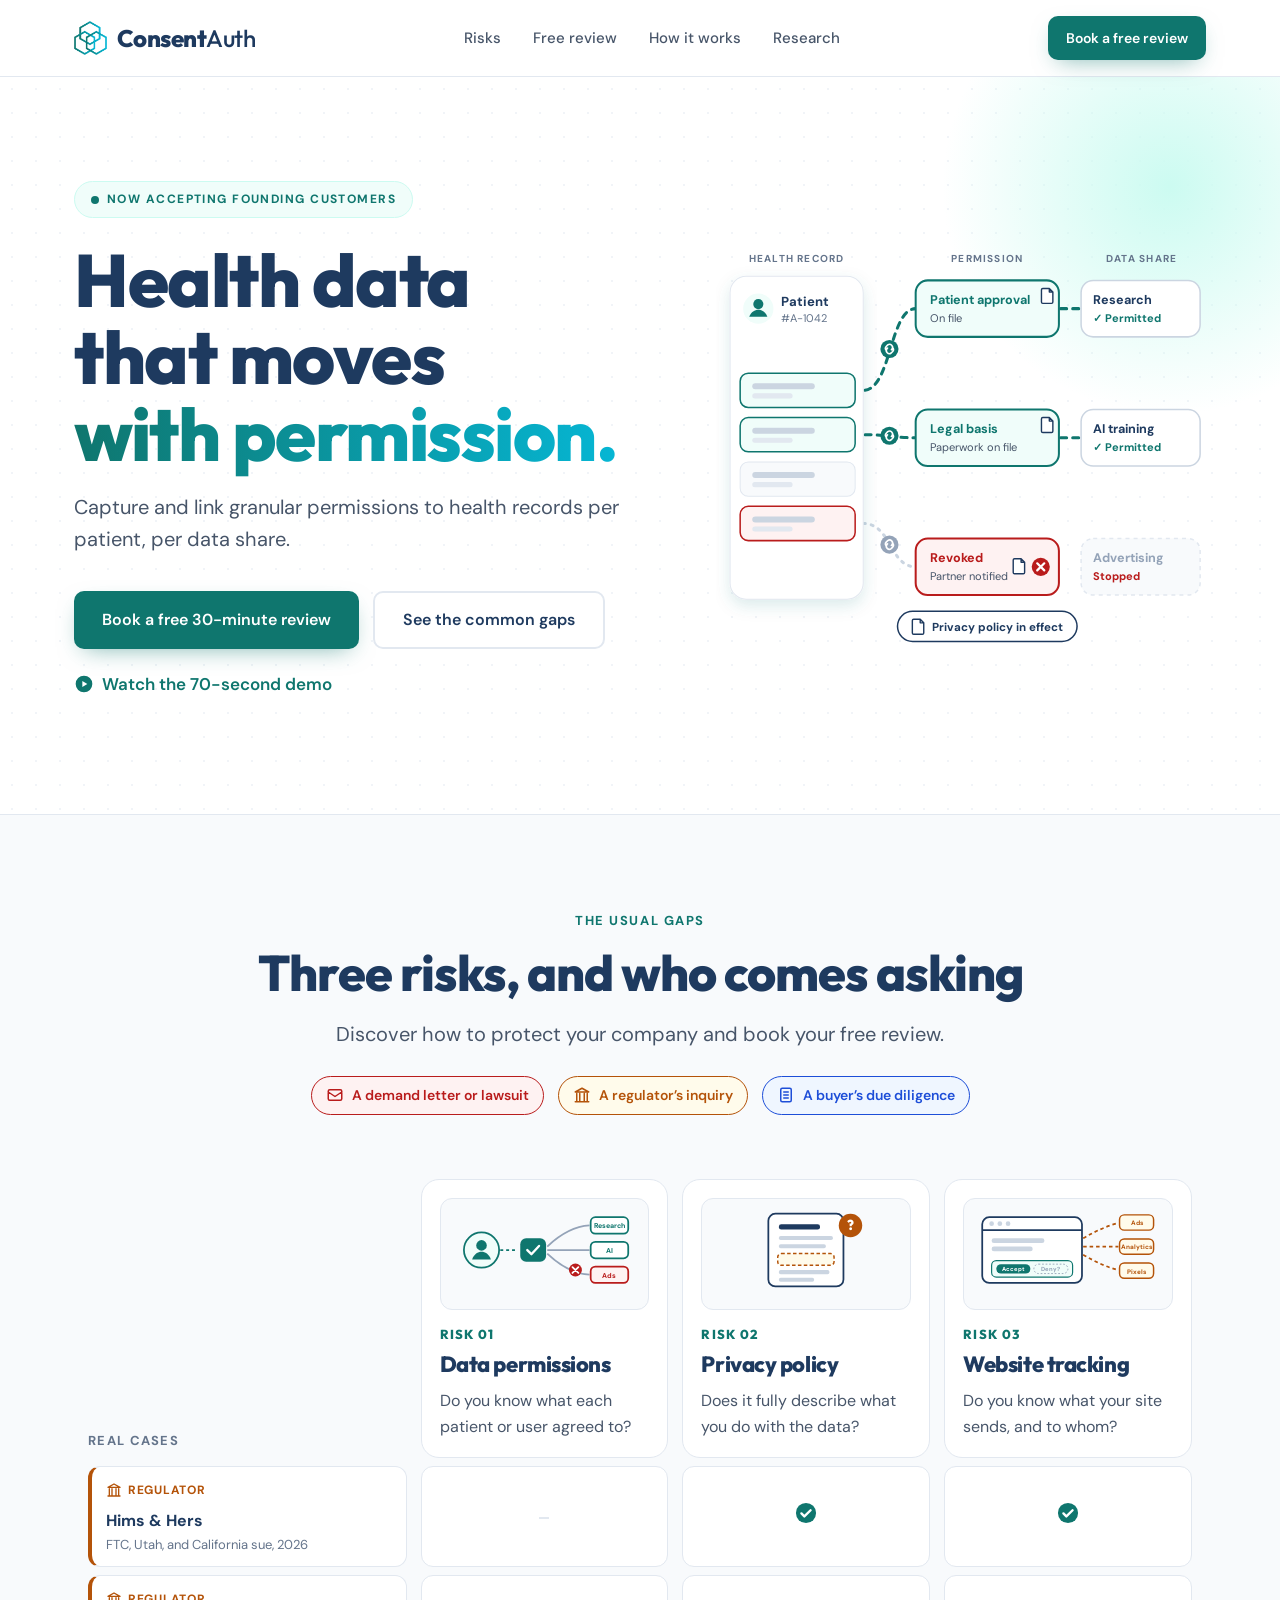
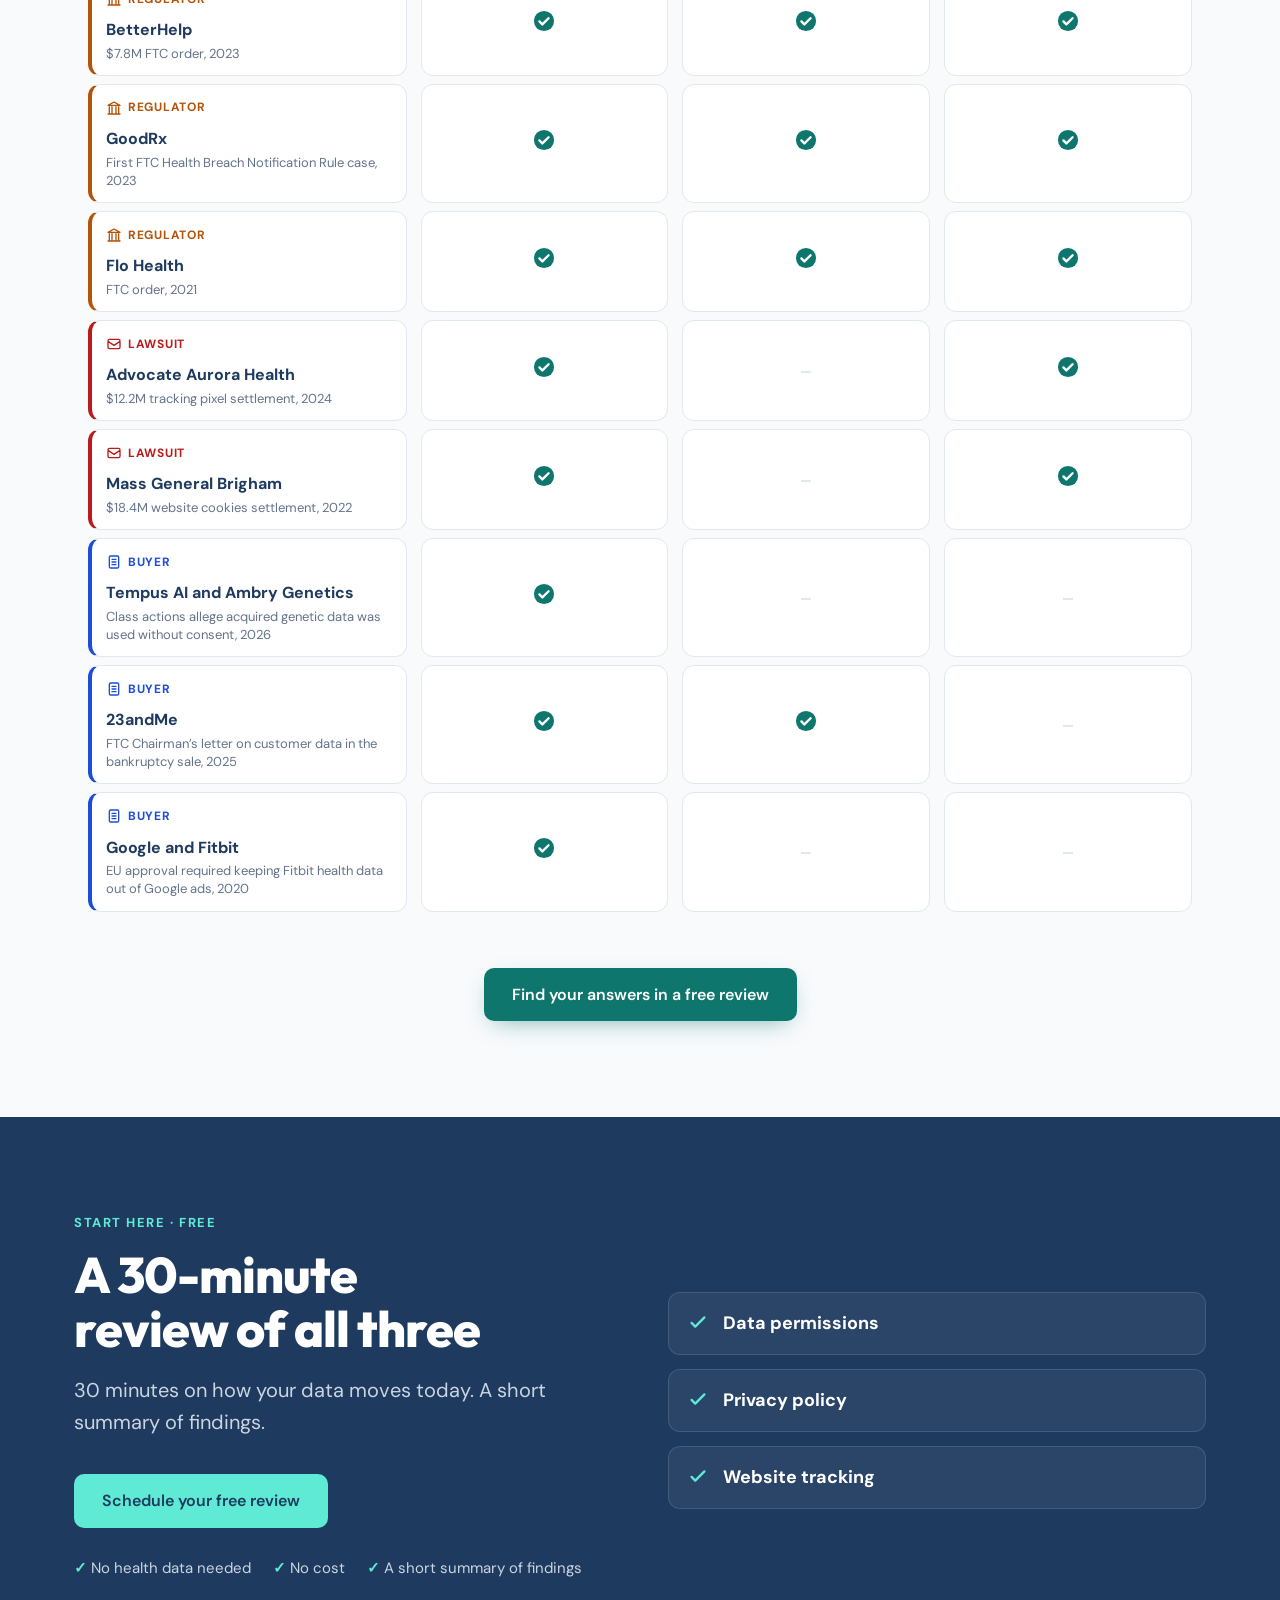
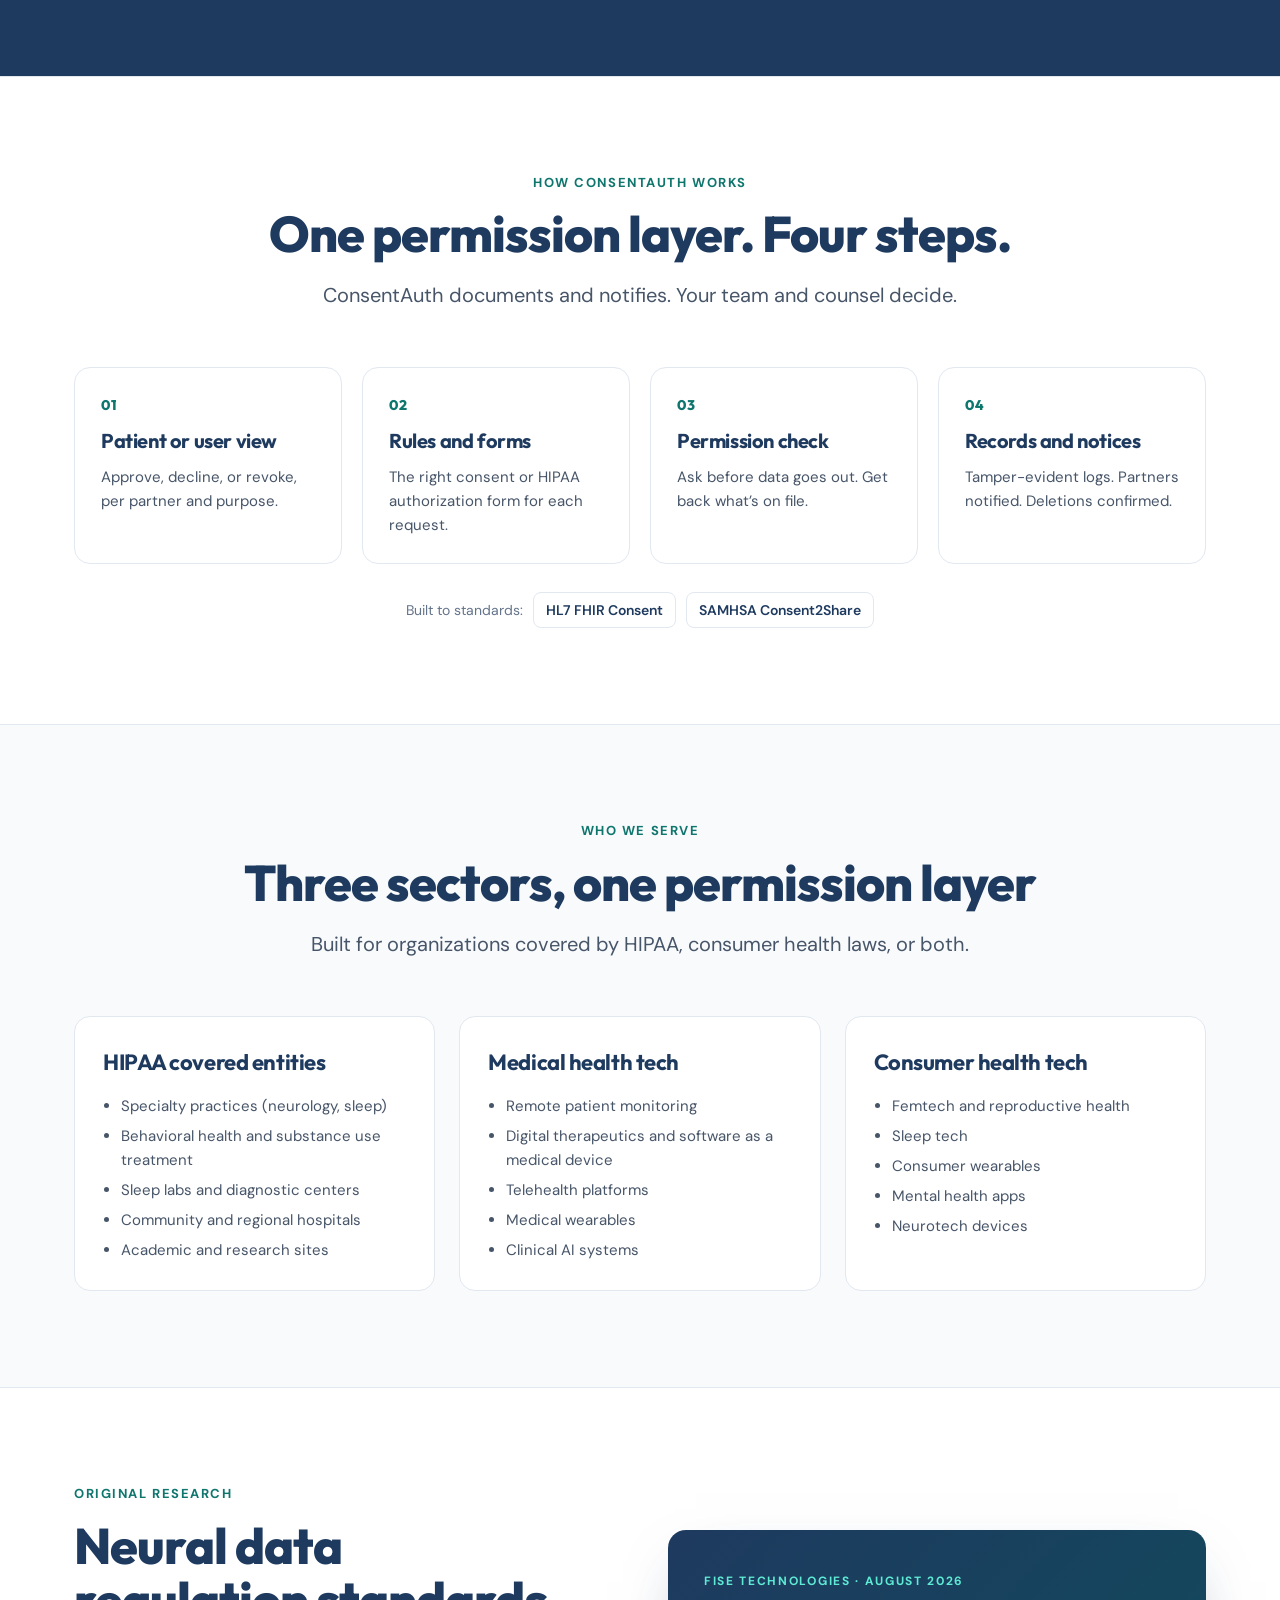
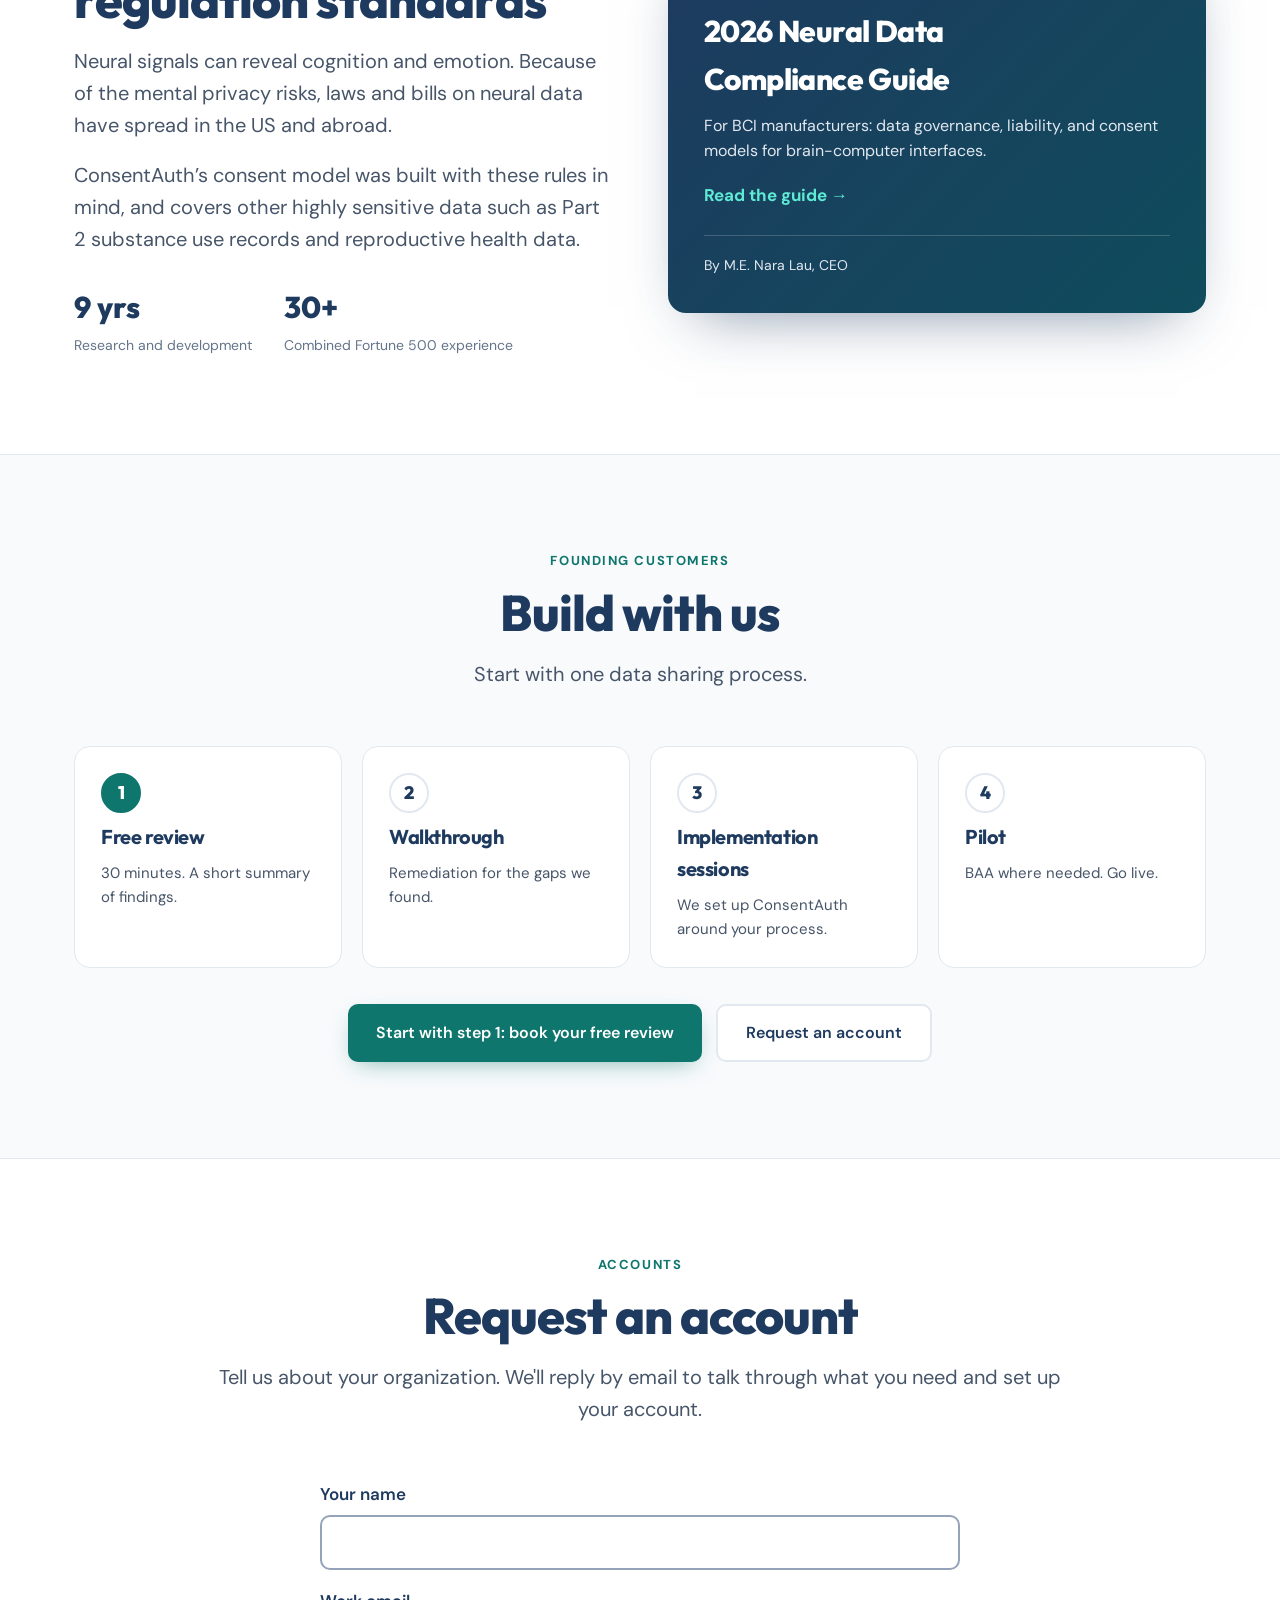
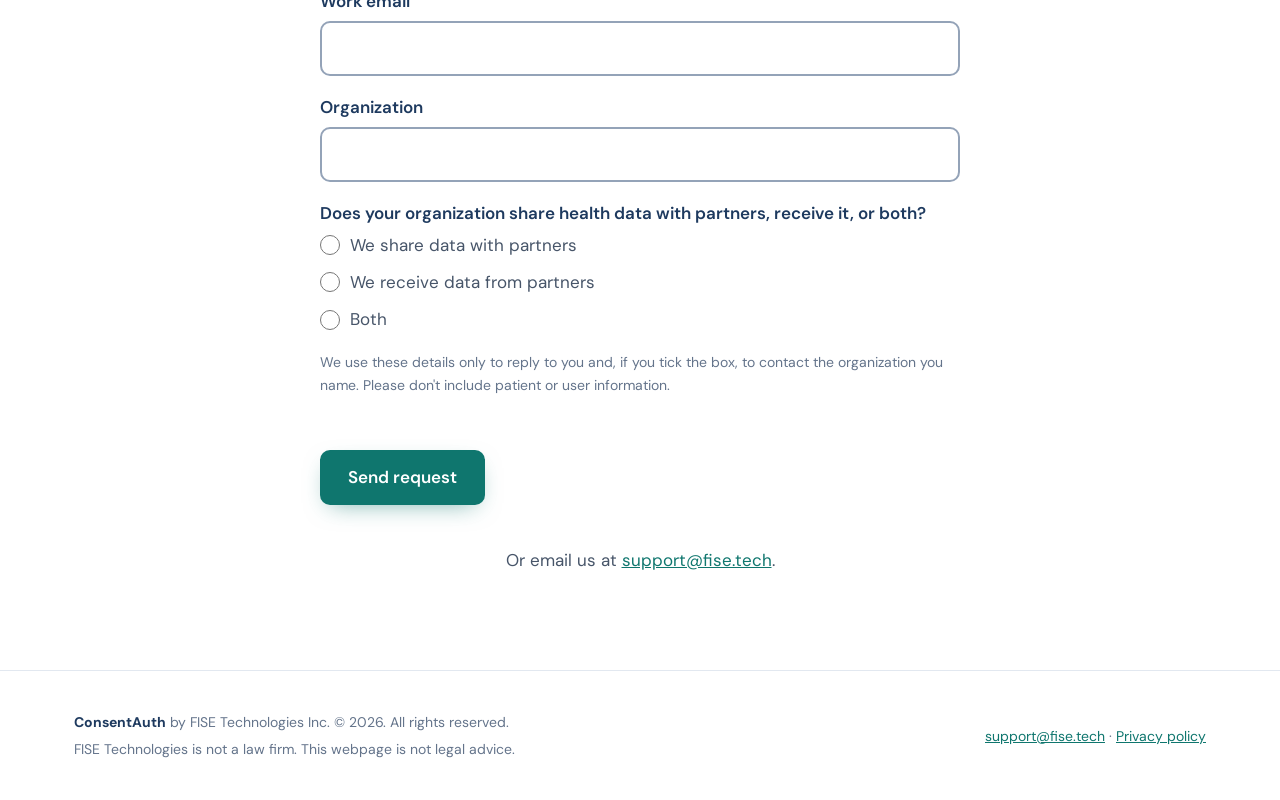
<file: index.html>
<!DOCTYPE html>
<html lang="en">
<head>
<meta charset="UTF-8">
<meta name="viewport" content="width=device-width, initial-scale=1.0">
<title>FISE Technologies</title>
<link rel="icon" type="image/png" href="[data-uri]">
<link rel="canonical" href="https://fise.tech/consentauth/">
<meta http-equiv="refresh" content="0; url=consentauth/">
<style>
body { margin: 0; min-height: 100vh; display: grid; place-items: center; background: #F8FAFC; color: #1E3A5F; font-family: "Helvetica Neue", Arial, sans-serif; }
a { color: #0F766E; font-weight: 600; }
</style>
</head>
<body>
<p>Taking you to <a href="consentauth/">ConsentAuth</a>…</p>
</body>
</html>
</file>
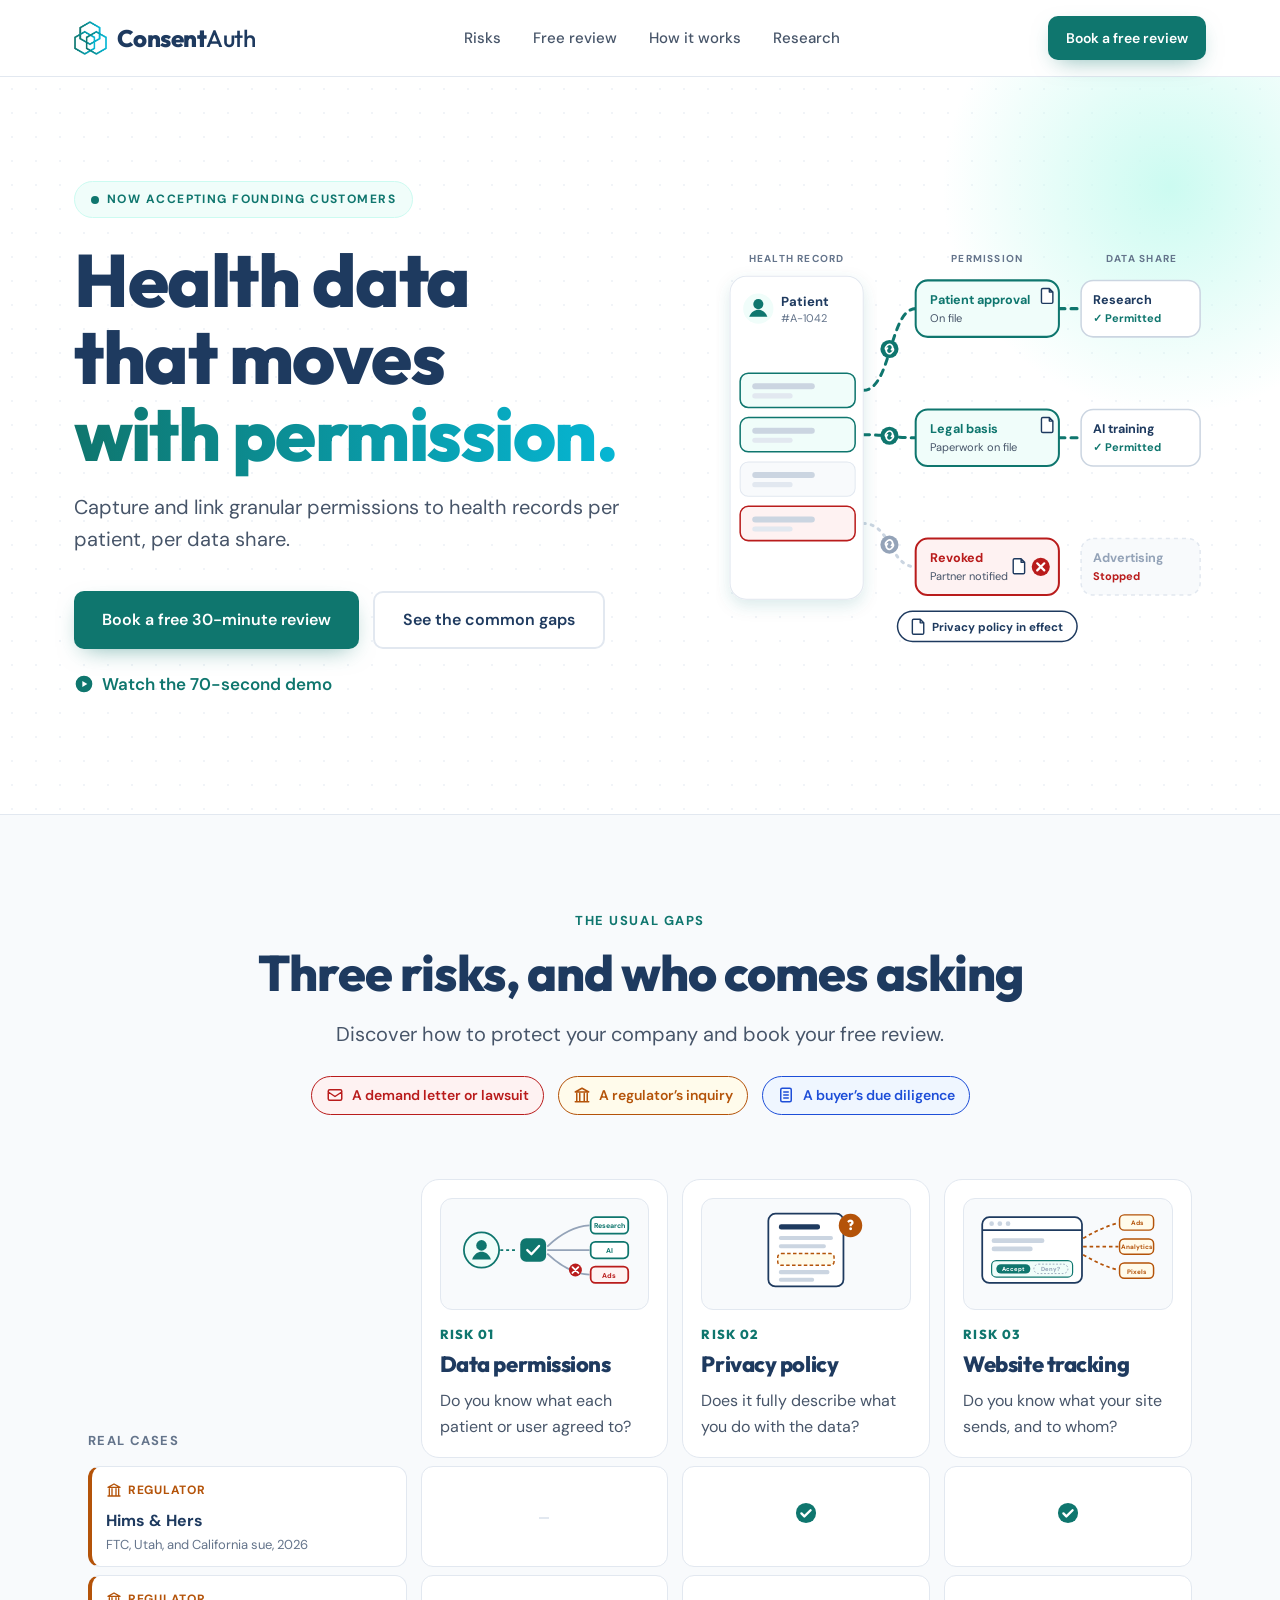
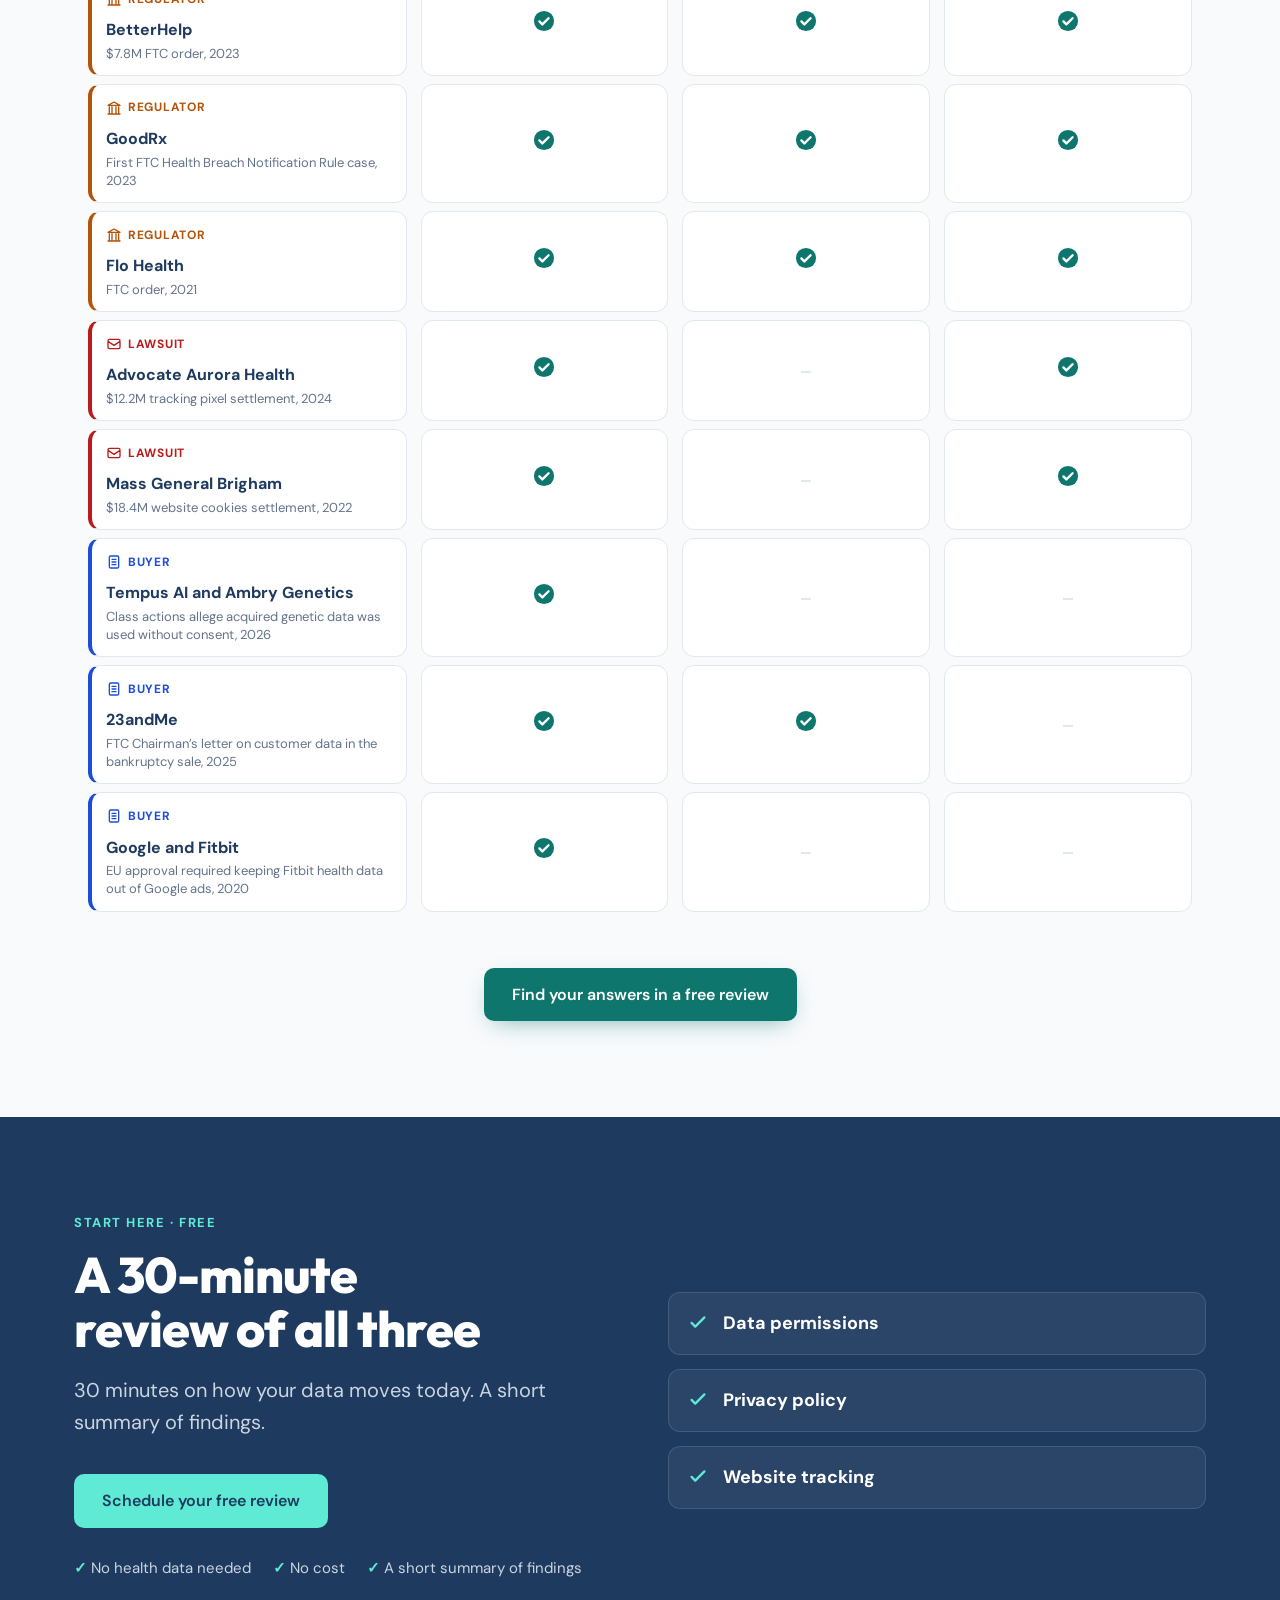
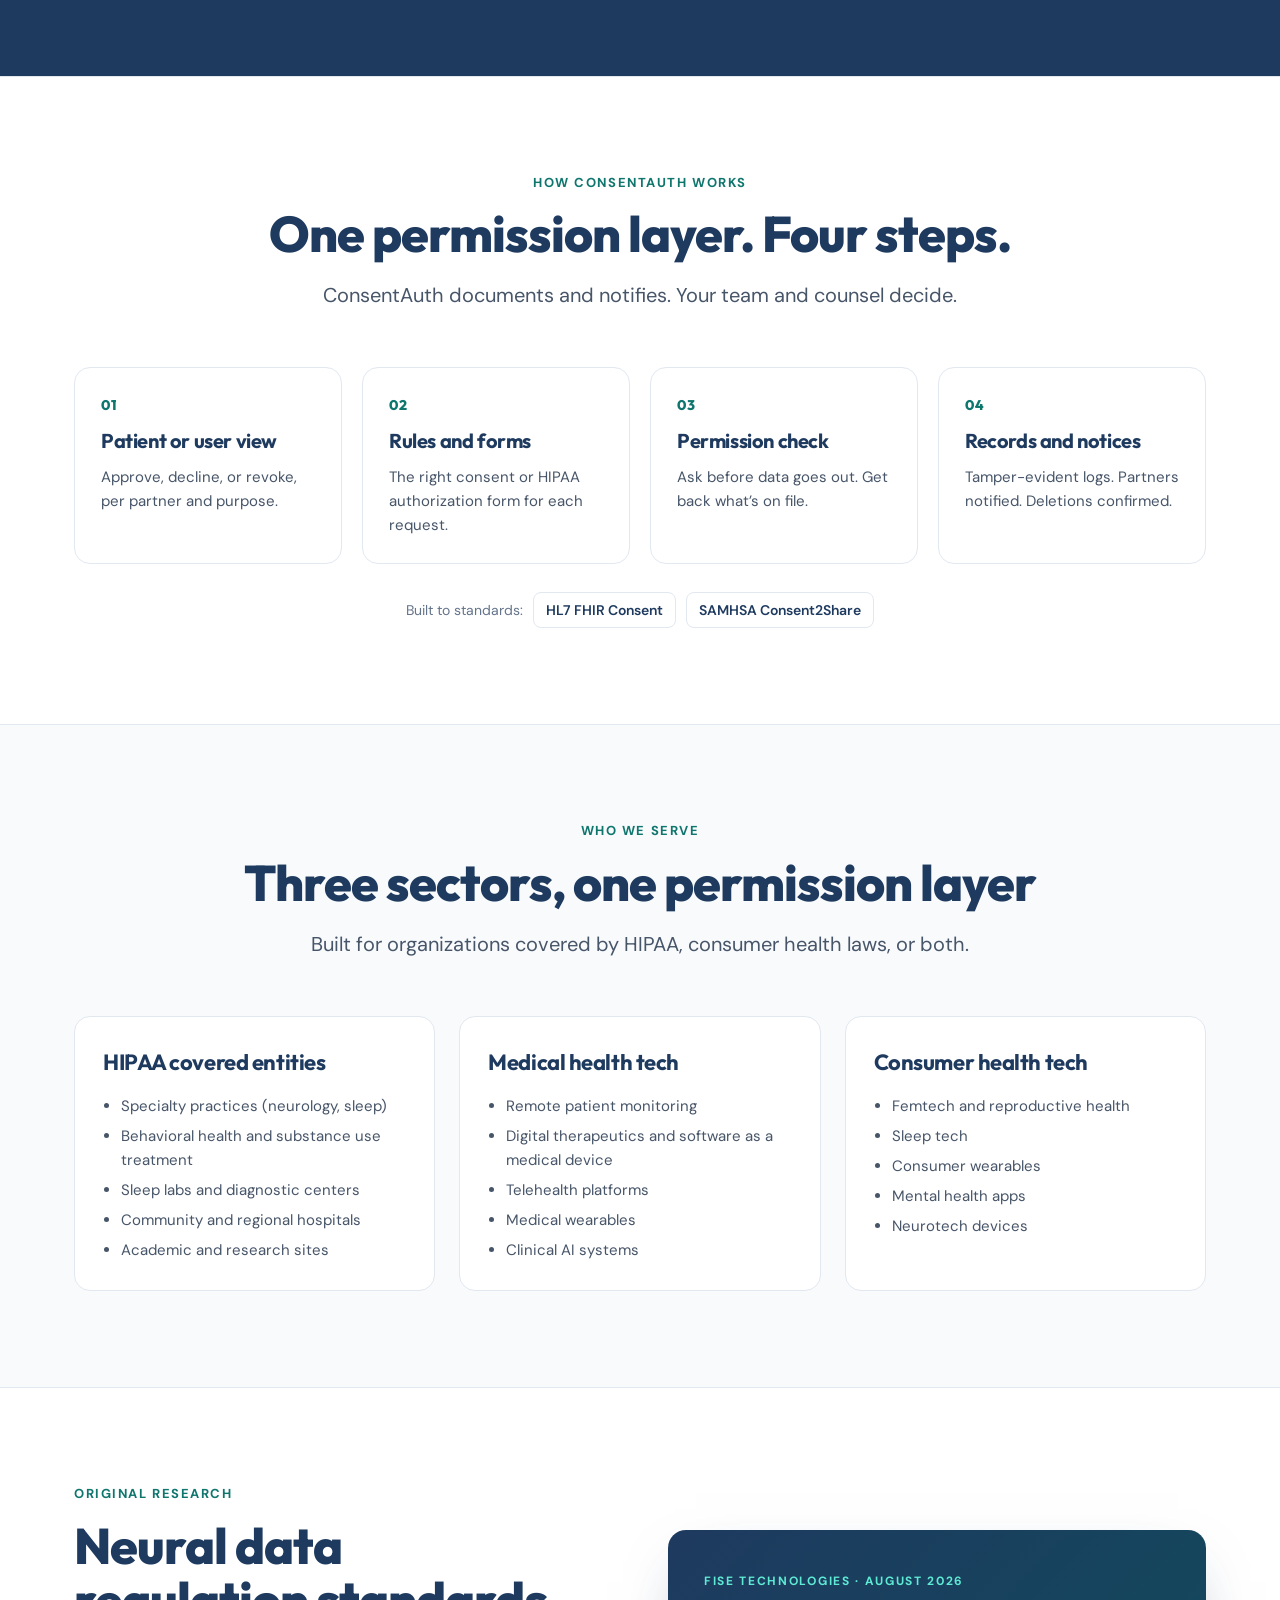
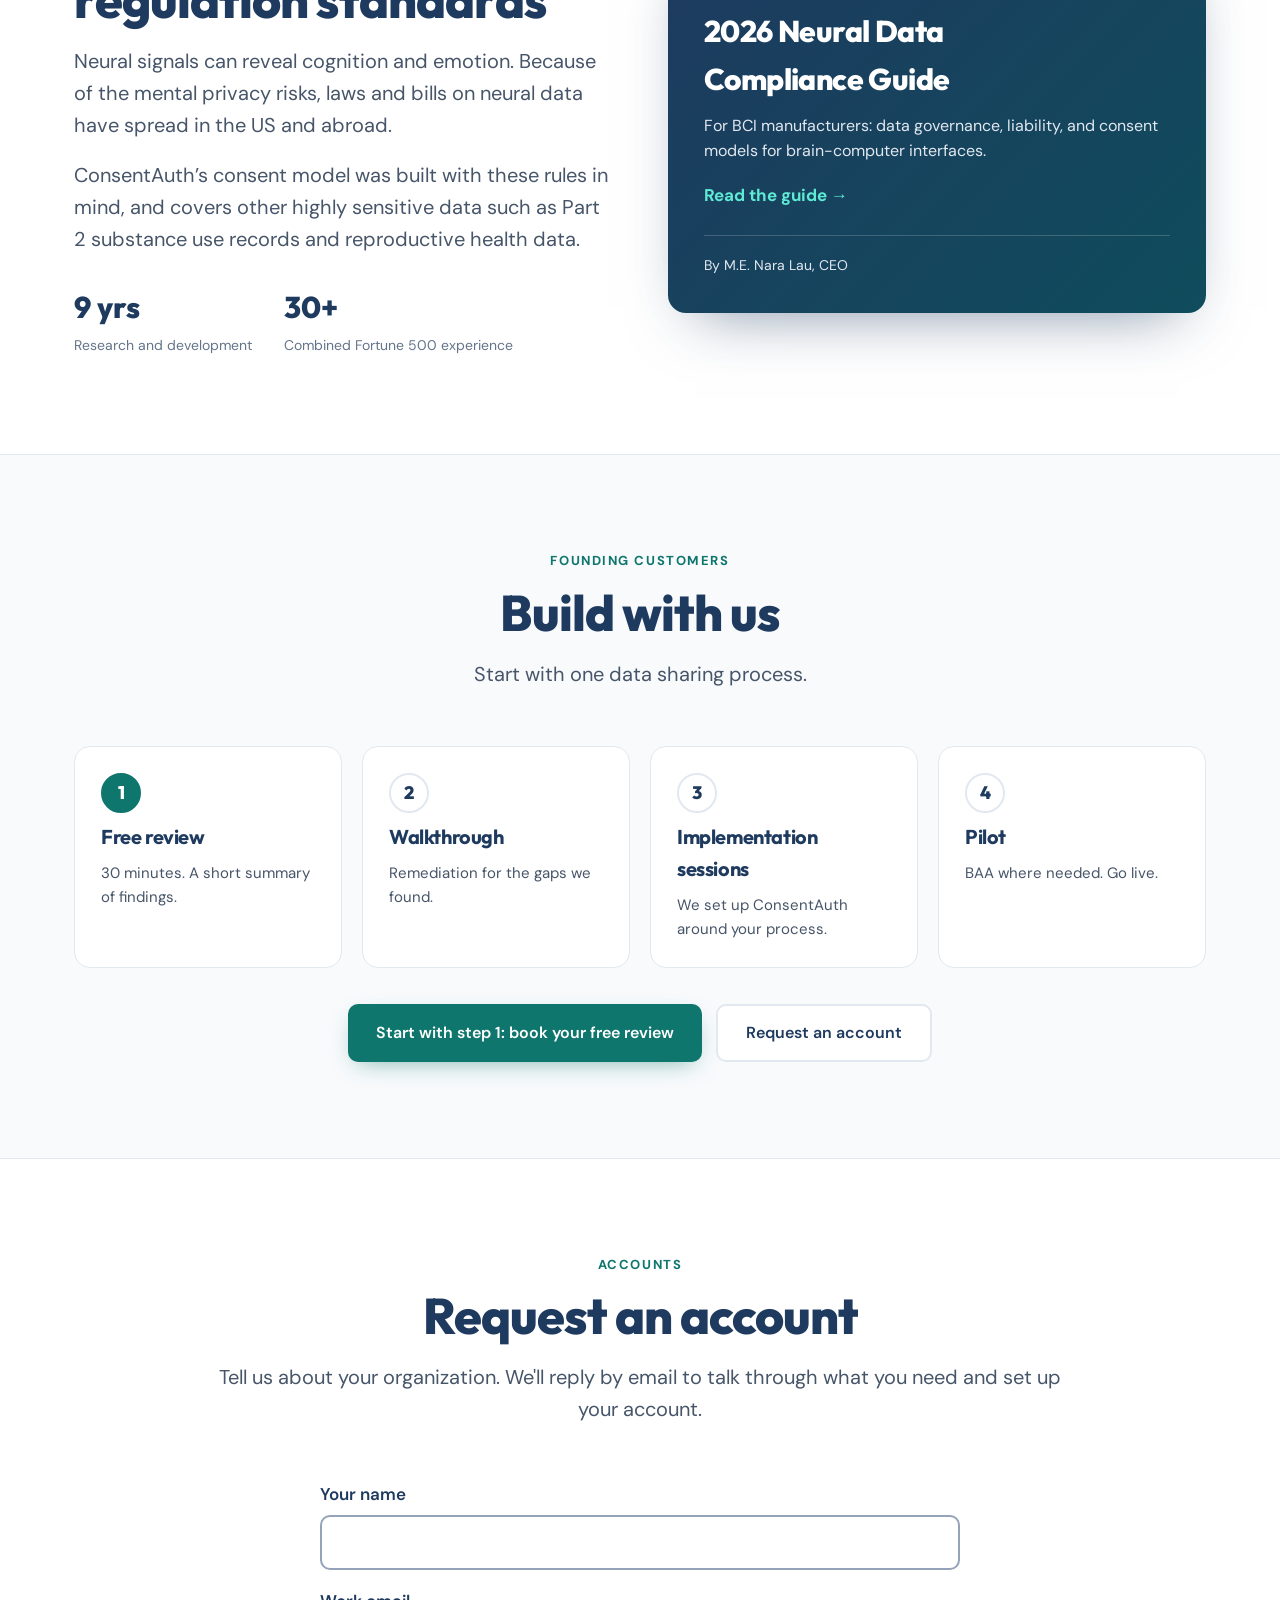
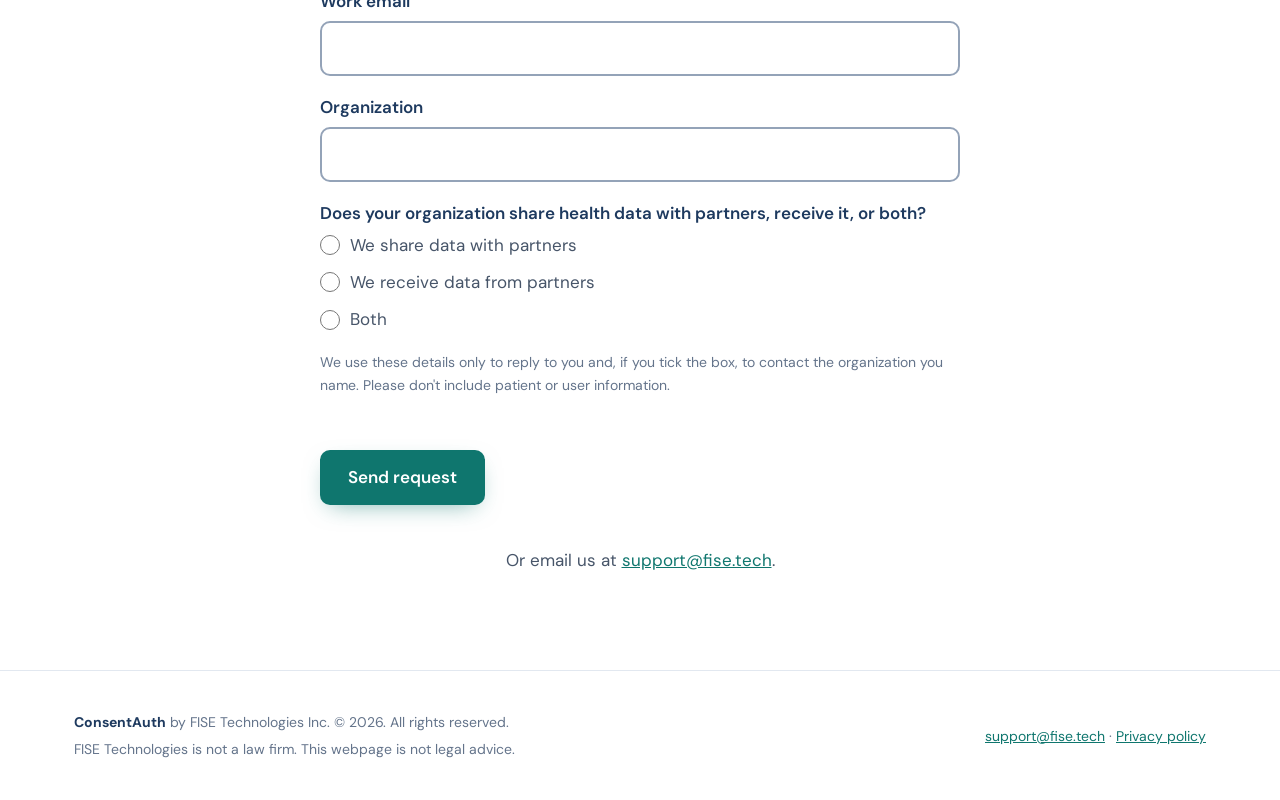
<file: consentauth/index.html>
<!DOCTYPE html>
<html lang="en">
<head>
<meta charset="UTF-8">
<meta name="viewport" content="width=device-width, initial-scale=1.0">
<meta name="description" content="ConsentAuth records patient and user permissions, checks them before health data is shared, and tells partners when they change. Start with a free 30-minute review of your data permissions, privacy policy, and website tracking.">
<title>ConsentAuth | Health Data That Moves With Permission</title>
<link rel="icon" type="image/png" href="[data-uri]">
<link rel="apple-touch-icon" href="[data-uri]">
<meta name="referrer" content="strict-origin-when-cross-origin">

<!-- Social link previews (LinkedIn, Facebook, X, Slack, etc.) -->
<meta property="og:type" content="website">
<meta property="og:url" content="https://fise.tech/consentauth">
<meta property="og:title" content="ConsentAuth | Health Data That Moves With Permission">
<meta property="og:description" content="ConsentAuth records patient and user permissions, checks them before health data is shared, and tells partners when they change. Start with a free 30-minute review.">
<meta property="og:image" content="https://fise.tech/images/consentauth-og.png">
<meta property="og:image:width" content="1200">
<meta property="og:image:height" content="630">
<meta property="og:image:alt" content="ConsentAuth logo with the tagline Health Data That Moves">
<meta name="twitter:card" content="summary_large_image">
<meta name="twitter:image" content="https://fise.tech/images/consentauth-og.png">

<style>
/* Fonts are embedded (SIL Open Font License 1.1) so this page contacts no font or script service. */
@font-face { font-family: "DM Sans"; font-style: normal; font-weight: 400; font-display: swap; src: url([data-uri]) format("woff2"); }
@font-face { font-family: "DM Sans"; font-style: normal; font-weight: 500; font-display: swap; src: url([data-uri]) format("woff2"); }
@font-face { font-family: "DM Sans"; font-style: normal; font-weight: 600; font-display: swap; src: url([data-uri]) format("woff2"); }
@font-face { font-family: "DM Sans"; font-style: normal; font-weight: 700; font-display: swap; src: url([data-uri]) format("woff2"); }
@font-face { font-family: "Outfit"; font-style: normal; font-weight: 500; font-display: swap; src: url([data-uri]) format("woff2"); }
@font-face { font-family: "Outfit"; font-style: normal; font-weight: 700; font-display: swap; src: url([data-uri]) format("woff2"); }
@font-face { font-family: "Outfit"; font-style: normal; font-weight: 800; font-display: swap; src: url([data-uri]) format("woff2"); }
:root {
  --ink: #1E3A5F;
  --body: #475569;
  --muted: #64748B;
  --surface: #F8FAFC;
  --card: #FFFFFF;
  --line: #E2E8F0;
  --brand: #0F766E;
  --brand-dark: #115E59;
  --brand-light: #F0FDFA;
  --accent: #06B6D4;
  --warn: #B45309;
  --warn-light: #FFFBEB;
  --red: #B91C1C;
  --heading: "Outfit", "Helvetica Neue", Arial, sans-serif;
  --sans: "DM Sans", "Helvetica Neue", Arial, sans-serif;
}
* { box-sizing: border-box; }
html { scroll-behavior: smooth; }
@media (prefers-reduced-motion: reduce) { html { scroll-behavior: auto; } * { transition: none !important; } }
body { margin: 0; background: var(--surface); color: var(--body); font-family: var(--sans); font-size: 17px; line-height: 1.6; -webkit-font-smoothing: antialiased; }
::selection { background: var(--brand); color: #fff; }
a { color: var(--brand); }
h1, h2, h3, h4 { font-family: var(--heading); color: var(--ink); margin: 0; letter-spacing: -0.02em; text-wrap: balance; }
p, ul { margin: 0; }
.wrap { max-width: 1180px; margin: 0 auto; padding: 0 24px; }
section { padding: 96px 0; border-top: 1px solid var(--line); }
.white { background: var(--card); }
.tint { background: var(--brand-light); }
.eyebrow { font-size: 13px; font-weight: 700; letter-spacing: 0.12em; text-transform: uppercase; color: var(--brand); margin-bottom: 14px; }
.h2 { font-size: clamp(34px, 4.4vw, 50px); font-weight: 800; line-height: 1.08; }
.lead { font-size: clamp(18px, 1.8vw, 20px); color: var(--body); max-width: 62ch; margin-top: 18px; }
.center { text-align: center; }
.center .lead { margin-left: auto; margin-right: auto; }
.head { margin-bottom: 56px; }

.btn { display: inline-flex; align-items: center; justify-content: center; gap: 8px; min-height: 52px; padding: 14px 28px; border-radius: 10px; font-weight: 600; font-size: 16px; text-decoration: none; transition: background-color .15s, border-color .15s, transform .15s; }
.btn:focus-visible { outline: 3px solid var(--accent); outline-offset: 3px; }
.btn-primary { background: var(--brand); color: #fff; box-shadow: 0 8px 24px -10px rgba(15,118,110,.6); }
.btn-primary:hover { background: var(--brand-dark); transform: translateY(-1px); }
.btn-ghost { background: #fff; color: var(--ink); border: 2px solid var(--line); }
.btn-ghost:hover { border-color: var(--ink); }

/* Nav */
nav { position: sticky; top: 0; z-index: 50; background: rgba(255,255,255,.9); backdrop-filter: blur(10px); -webkit-backdrop-filter: blur(10px); border-bottom: 1px solid var(--line); }
nav .wrap { height: 76px; display: flex; align-items: center; justify-content: space-between; gap: 16px; }
.brand { display: flex; align-items: center; gap: 10px; text-decoration: none; font-family: var(--heading); font-size: 24px; color: var(--ink); letter-spacing: -0.02em; }
.brand img { height: 34px; width: auto; }
.brand b { font-weight: 800; } .brand span { font-weight: 500; }
.navlinks { display: flex; gap: 32px; font-size: 15px; font-weight: 500; }
.navlinks a { color: var(--body); text-decoration: none; }
.navlinks a:hover { color: var(--brand); }
nav .btn { min-height: 44px; padding: 10px 18px; font-size: 14px; white-space: nowrap; }

/* Hero */
.hero { border-top: 0; background: var(--card); position: relative; overflow: hidden; padding: 104px 0 112px; }
.hero::before { content: ""; position: absolute; inset: 0; background-image: radial-gradient(var(--line) 1px, transparent 1px); background-size: 24px 24px; opacity: .5; pointer-events: none; }
.hero::after { content: ""; position: absolute; top: -120px; right: -120px; width: 460px; height: 460px; border-radius: 50%; background: radial-gradient(circle, #CCFBF1 0%, rgba(204,251,241,0) 70%); pointer-events: none; }
.hero .wrap { position: relative; z-index: 1; display: grid; grid-template-columns: 1.1fr .9fr; gap: 56px; align-items: center; }
.pill { display: inline-flex; align-items: center; gap: 8px; font-size: 12px; font-weight: 700; letter-spacing: .12em; text-transform: uppercase; color: var(--brand); background: var(--brand-light); border: 1px solid #CCFBF1; padding: 8px 16px; border-radius: 999px; margin-bottom: 24px; text-decoration: none; }
.pill i { width: 8px; height: 8px; border-radius: 50%; background: var(--brand); }
h1 { font-size: clamp(44px, 6.2vw, 74px); font-weight: 800; line-height: 1.04; }
h1 em { font-style: normal; background: linear-gradient(90deg, var(--brand), var(--accent)); -webkit-background-clip: text; background-clip: text; color: transparent; }
.hero .lead { max-width: 34em; }
.ctas { display: flex; flex-wrap: wrap; gap: 14px; margin-top: 36px; }
.demo { display: inline-flex; align-items: center; gap: 8px; margin-top: 22px; font-weight: 600; text-decoration: none; }
.demo svg { width: 20px; height: 20px; }

.mock { background: #fff; border: 1px solid var(--line); border-radius: 18px; padding: 28px; box-shadow: 0 24px 60px -24px rgba(15,118,110,.25); max-width: 440px; justify-self: center; width: 100%; }
.mock-top { display: flex; align-items: center; justify-content: space-between; gap: 12px; padding-bottom: 18px; margin-bottom: 18px; border-bottom: 1px solid var(--line); }
.who { display: flex; align-items: center; gap: 12px; }
.avatar { width: 40px; height: 40px; border-radius: 50%; background: var(--brand-light); display: grid; place-items: center; color: var(--brand); }
.who b { display: block; color: var(--ink); font-size: 15px; } .who small { color: var(--muted); font-size: 13px; }
.tag { font-size: 12px; font-weight: 700; padding: 4px 10px; border-radius: 999px; background: #DCFCE7; color: #166534; white-space: nowrap; }
.row { display: flex; align-items: center; justify-content: space-between; gap: 12px; background: var(--surface); border: 1px solid var(--line); border-radius: 12px; padding: 13px 16px; font-size: 15px; font-weight: 500; color: #334155; margin-top: 10px; }
.row small { display: block; font-size: 12px; color: var(--muted); font-weight: 400; }
.row .ok { color: var(--brand); font-weight: 700; font-size: 13px; white-space: nowrap; }
.row .no { color: var(--red); font-weight: 700; font-size: 13px; white-space: nowrap; }
.row.off { opacity: .7; }
.mock-foot { margin-top: 16px; font-size: 13px; color: var(--muted); display: flex; gap: 8px; align-items: center; }

.flow { margin: 0; justify-self: center; width: 100%; max-width: 520px; }
.flow svg { width: 100%; height: auto; display: block; overflow: visible; }
.flowline { stroke-dasharray: 6 6; animation: flow 1.2s linear infinite; }
@keyframes flow { to { stroke-dashoffset: -12; } }
@media (prefers-reduced-motion: reduce) { .flowline { animation: none; } }

/* Trigger cards */
.grid3 { display: grid; grid-template-columns: repeat(3, minmax(0, 1fr)); gap: 24px; }
.trigger { background: #fff; border: 1px solid var(--line); border-radius: 16px; padding: 30px; }
.trigger .ic { width: 48px; height: 48px; border-radius: 12px; background: var(--warn-light); color: var(--warn); display: grid; place-items: center; margin-bottom: 20px; }
.trigger h3 { font-size: 22px; font-weight: 700; margin-bottom: 10px; }
.trigger p { font-size: 16px; }
.trigger .q { margin-top: 16px; padding-top: 16px; border-top: 1px dashed var(--line); font-size: 15px; color: var(--ink); font-weight: 500; }
.bridge { margin-top: 40px; display: flex; gap: 18px; align-items: center; justify-content: center; flex-wrap: wrap; font-family: var(--heading); font-size: 20px; font-weight: 700; color: var(--ink); text-align: center; }
.bridge span { background: #fff; border: 2px solid var(--brand); border-radius: 999px; padding: 10px 22px; }
.bridge i { font-style: normal; color: var(--muted); font-weight: 500; }

/* Pain areas */
.area { display: grid; grid-template-columns: 320px 1fr; gap: 48px; padding: 44px 0; border-top: 1px solid var(--line); }
.area:first-of-type { border-top: 0; padding-top: 0; }
.area .num { font-family: var(--heading); font-weight: 800; color: var(--brand); font-size: 15px; letter-spacing: .1em; }
.area h3 { font-size: 30px; font-weight: 800; line-height: 1.12; margin: 8px 0 12px; }
.area .who-for { font-size: 15px; color: var(--muted); }
.pains { list-style: none; padding: 0; display: grid; grid-template-columns: repeat(2, minmax(0, 1fr)); gap: 16px; }
.pains li { background: #fff; border: 1px solid var(--line); border-left: 4px solid var(--warn); border-radius: 12px; padding: 18px 20px; font-size: 16px; }
.pains b { display: block; color: var(--ink); font-size: 17px; margin-bottom: 4px; }
.cite { font-size: 13px; color: var(--muted); display: block; margin-top: 6px; }
.cite a { color: var(--muted); }


/* Gap cards */
.gap-card { background: var(--surface); border: 1px solid var(--line); border-radius: 18px; padding: 26px; display: flex; flex-direction: column; }
.gap-card .ill { background: #fff; border: 1px solid var(--line); border-radius: 14px; padding: 16px; margin-bottom: 20px; }
.gap-card .num { font-family: var(--heading); font-weight: 800; color: var(--brand); font-size: 14px; letter-spacing: .1em; }
.gap-card h3 { font-size: 24px; font-weight: 800; margin: 4px 0 16px; }
.gq { font-size: 18px; color: var(--body); }
.qs { list-style: none; padding: 0; display: grid; gap: 10px; }
.qs li { display: flex; gap: 12px; align-items: center; background: #fff; border: 1px solid var(--line); border-radius: 12px; padding: 12px 14px; font-weight: 600; color: var(--ink); font-size: 16px; line-height: 1.35; }
.qs svg { flex: none; color: var(--warn); }
#gaps .ctas { margin-top: 40px; }
.trigger { text-align: center; }
.trigger .ic { margin: 0 auto 18px; width: 64px; height: 64px; border-radius: 16px; }
.trigger .ic svg { width: 32px; height: 32px; }
.trigger .q { border-top: 0; margin-top: 8px; padding-top: 0; font-size: 17px; }
.checks li { font-size: 18px; }

.cases { list-style: none; padding: 0; margin-top: 18px; padding-top: 16px; border-top: 1px dashed var(--line); display: grid; gap: 8px; text-align: left; }
.cases a { display: block; text-decoration: none; background: var(--surface); border: 1px solid var(--line); border-radius: 10px; padding: 10px 12px; transition: border-color .15s; }
.cases a:hover { border-color: var(--brand); }
.cases b { display: block; color: var(--ink); font-size: 15px; }
.cases span { display: block; color: var(--muted); font-size: 13px; line-height: 1.4; }
.trigger { display: flex; flex-direction: column; }

/* Risk diagram */
.legend { display: flex; flex-wrap: wrap; gap: 10px 14px; justify-content: center; margin-top: 26px; }
.lg { display: inline-flex; align-items: center; gap: 8px; font-size: 14px; font-weight: 600; padding: 7px 14px; border-radius: 999px; border: 1px solid; }
.law { --c: #B91C1C; --cl: #FEF2F2; } .reg { --c: #B45309; --cl: #FFFBEB; } .buy { --c: #1D4ED8; --cl: #EFF6FF; }
.lg { color: var(--c); background: var(--cl); border-color: currentColor; }
.risk-card { background: #fff; border: 1px solid var(--line); border-radius: 18px; padding: 18px; text-align: left; font-weight: 400; height: 100%; }
.risk-card .ill { background: var(--surface); border: 1px solid var(--line); border-radius: 12px; padding: 10px; margin-bottom: 14px; }
.risk-card .num { font-family: var(--heading); font-weight: 800; color: var(--brand); font-size: 13px; letter-spacing: .1em; text-transform: uppercase; }
.risk-card h3 { font-size: 22px; font-weight: 800; margin: 2px 0 6px; }
.risk-card .gq { font-size: 16px; }
.matrix { width: 100%; border-collapse: separate; border-spacing: 14px 8px; table-layout: fixed; }
.matrix th, .matrix td { padding: 0; vertical-align: middle; }
.matrix thead th { vertical-align: top; }
.matrix .corner { width: 30%; vertical-align: bottom; padding-bottom: 6px; font-size: 13px; font-weight: 700; letter-spacing: .1em; text-transform: uppercase; color: var(--muted); }
.matrix tbody td { text-align: center; background: #fff; border: 1px solid var(--line); border-radius: 12px; }
.matrix tbody tr:hover td { border-color: #CBD5E1; }
.on { color: var(--brand); display: inline-grid; place-items: center; }
.nodot { display: inline-block; width: 10px; height: 2px; background: var(--line); vertical-align: middle; }
.sr { position: absolute; width: 1px; height: 1px; overflow: hidden; clip: rect(0 0 0 0); white-space: nowrap; }
.mob-head { display: none; }
.case { display: block; text-decoration: none; background: #fff; border: 1px solid var(--line); border-left: 4px solid var(--c); border-radius: 12px; padding: 12px 14px; text-align: left; font-weight: 400; transition: border-color .15s; }
.case:hover { border-color: var(--c); }
.case .kind { display: inline-flex; align-items: center; gap: 6px; font-size: 12px; font-weight: 700; letter-spacing: .06em; text-transform: uppercase; color: var(--c); }
.case b { display: block; color: var(--ink); font-size: 16px; margin-top: 2px; }
.case small { display: block; color: var(--muted); font-size: 13px; line-height: 1.4; margin-top: 2px; }
@media (max-width: 900px) {
  .matrix thead tr:first-child { display: none; }
  .mob-head { display: table-row; }
  .mob-head td { font-size: 12px; font-weight: 700; color: var(--brand); text-align: center; text-transform: uppercase; letter-spacing: .04em; }
  .matrix { border-spacing: 6px 6px; }
  .mob-head td:first-child { width: 58%; }
  .case { padding: 10px 10px; }
  .case .kind { font-size: 10px; gap: 4px; }
  .case b { font-size: 15px; line-height: 1.25; }
  .case small { display: none; }
  .risk-cards-mobile { display: grid; }
}
@media (min-width: 901px) { .risk-cards-mobile { display: none; } }
/* Review */
.review { background: var(--ink); color: #CBD5E1; border-top: 0; }
.review .h2, .review h3 { color: #fff; }
.review .eyebrow { color: #5EEAD4; }
.review .lead { color: #CBD5E1; }
.review .wrap { display: grid; grid-template-columns: 1fr 1fr; gap: 56px; align-items: center; }
.checks { list-style: none; padding: 0; display: grid; gap: 14px; margin-top: 8px; }
.checks li { display: flex; gap: 14px; align-items: flex-start; background: rgba(255,255,255,.06); border: 1px solid rgba(255,255,255,.12); border-radius: 12px; padding: 16px 18px; color: #E2E8F0; }
.checks svg { flex: none; width: 22px; height: 22px; color: #5EEAD4; margin-top: 2px; }
.checks b { color: #fff; }
.facts { display: flex; flex-wrap: wrap; gap: 10px 22px; margin-top: 28px; font-size: 15px; color: #CBD5E1; }
.facts span::before { content: "✓ "; color: #5EEAD4; font-weight: 700; }
.review .btn-primary { background: #5EEAD4; color: var(--ink); box-shadow: none; }
.review .btn-primary:hover { background: #99F6E4; }

/* Steps */
.steps { display: grid; grid-template-columns: repeat(4, minmax(0, 1fr)); gap: 20px; counter-reset: s; }
.step { background: #fff; border: 1px solid var(--line); border-radius: 16px; padding: 26px; }
.step .n { font-family: var(--heading); font-weight: 800; font-size: 14px; color: var(--brand); letter-spacing: .1em; }
.step h3 { font-size: 20px; font-weight: 700; margin: 8px 0 8px; }
.step p { font-size: 15px; }
.standards { margin-top: 28px; display: flex; flex-wrap: wrap; gap: 10px; align-items: center; justify-content: center; font-size: 14px; color: var(--muted); }
.standards span { background: #fff; border: 1px solid var(--line); border-radius: 8px; padding: 6px 12px; color: var(--ink); font-weight: 600; }

/* Sectors */
.sector { background: #fff; border: 1px solid var(--line); border-radius: 16px; padding: 28px; }
.sector .eyebrow { margin-bottom: 8px; }
.sector h3 { font-size: 22px; font-weight: 700; margin-bottom: 14px; }
.sector ul { padding-left: 18px; font-size: 15px; display: grid; gap: 6px; }

/* Research */
.research .wrap { display: grid; grid-template-columns: 1fr 1fr; gap: 56px; align-items: center; }
.guide { display: block; text-decoration: none; background: linear-gradient(135deg, var(--ink), #0F4C5C); color: #E2E8F0; border-radius: 18px; padding: 36px; box-shadow: 0 24px 60px -28px rgba(30,58,95,.6); }
.guide small { font-size: 12px; font-weight: 700; letter-spacing: .14em; color: #5EEAD4; }
.guide h3 { color: #fff; font-size: 30px; font-weight: 800; margin: 14px 0 10px; }
.guide p { font-size: 16px; }
.guide .by { margin-top: 26px; padding-top: 18px; border-top: 1px solid rgba(255,255,255,.18); font-size: 14px; }
.guide .read { display: inline-block; margin-top: 18px; font-weight: 700; color: #5EEAD4; }
.stats { display: flex; gap: 32px; flex-wrap: wrap; margin-top: 28px; }
.stats b { display: block; font-family: var(--heading); font-size: 30px; color: var(--ink); font-weight: 800; }
.stats span { font-size: 14px; color: var(--muted); }

/* Founding */
.found .steps .n { width: 40px; height: 40px; border-radius: 50%; border: 2px solid var(--line); display: grid; place-items: center; font-size: 18px; letter-spacing: 0; color: var(--ink); }
.found .step:first-child .n { background: var(--brand); border-color: var(--brand); color: #fff; }

/* FAQ */
.faq { max-width: 820px; margin: 0 auto; }
details { background: #fff; border: 1px solid var(--line); border-radius: 14px; margin-top: 12px; }
summary { list-style: none; cursor: pointer; padding: 20px 24px; display: flex; justify-content: space-between; gap: 16px; font-weight: 600; color: var(--ink); font-size: 17px; }
summary::-webkit-details-marker { display: none; }
summary::after { content: "+"; font-size: 24px; line-height: 1; color: var(--muted); transition: transform .2s; }
details[open] summary::after { transform: rotate(45deg); color: var(--brand); }
summary:focus-visible { outline: 3px solid var(--accent); outline-offset: 2px; border-radius: 14px; }
details p { padding: 0 24px 22px; font-size: 16px; }

footer { background: #fff; border-top: 1px solid var(--line); padding: 40px 0; font-size: 14px; color: var(--muted); }
footer .wrap { display: flex; flex-wrap: wrap; gap: 12px 28px; align-items: center; justify-content: space-between; }
footer p + p { margin-top: 4px; }

@media (max-width: 1000px) {
  .navlinks { display: none; }
  .hero .wrap, .review .wrap, .research .wrap { grid-template-columns: minmax(0, 1fr); }
  .area { grid-template-columns: minmax(0, 1fr); gap: 20px; }
  .steps { grid-template-columns: repeat(2, minmax(0, 1fr)); }
}
@media (max-width: 720px) {
  .wrap { padding: 0 16px; }
  section { padding: 72px 0; }
  .hero { padding: 64px 0 72px; }
  .grid3, .pains, .steps { grid-template-columns: minmax(0, 1fr); }
  .brand { font-size: 20px; } .brand img { height: 28px; }
  .nav-long { display: none; }
  .ctas .btn { width: 100%; }
}
@media (min-width: 721px) { .nav-short { display: none; } }
/* Request an account */
.request-form { max-width: 640px; margin: 0 auto; display: grid; gap: 18px; }
.request-form .field { display: grid; gap: 6px; }
.request-form label { font-weight: 600; color: var(--ink); }
.request-form .opt { font-weight: 400; color: var(--muted); }
.request-form .receiver { display: grid; gap: 18px; padding: 18px; border: 1px solid var(--line); border-radius: 12px; background: var(--surface); }
.request-form .receiver[hidden] { display: none; }
.request-form .tick { display: flex; align-items: flex-start; gap: 10px; font-weight: 400; color: var(--body); }
.request-form .tick input { width: 20px; height: 20px; min-height: 0; margin: 2px 0 0; flex: none; accent-color: var(--brand); }
.request-form fieldset.choice { border: 0; margin: 0; padding: 0; display: grid; gap: 10px; }
.request-form legend { font-weight: 600; color: var(--ink); margin-bottom: 4px; padding: 0; }
.request-form .choice label { display: flex; align-items: center; gap: 10px; font-weight: 400; color: var(--body); min-height: 24px; }
.request-form .choice input { width: 20px; height: 20px; min-height: 0; margin: 0; accent-color: var(--brand); }
.request-form input, .request-form textarea { font: inherit; color: var(--ink); background: #fff; border: 2px solid #94A3B8; border-radius: 10px; padding: 12px 14px; min-height: 48px; width: 100%; box-sizing: border-box; }
.request-form input:focus-visible, .request-form textarea:focus-visible { outline: 3px solid var(--accent); outline-offset: 2px; }
.request-form button { border: 0; cursor: pointer; font: inherit; font-weight: 600; }
.request-form button[disabled] { cursor: progress; }
.request-form .hp { position: absolute; left: -10000px; width: 1px; height: 1px; overflow: hidden; }
.form-note { font-size: 14px; color: var(--muted); margin: 0; }
.form-status { margin: 0; font-weight: 600; }
.form-status.ok { color: var(--brand-dark); }
.form-status.err { color: var(--red); }
.or-email { margin-top: 24px; }
</style>
</head>
<body>

<nav aria-label="Main">
  <div class="wrap">
    <a href="#top" class="brand"><img src="[data-uri]" alt="FISE Technologies"><span><b>Consent</b><span>Auth</span></span></a>
    <div class="navlinks">
      <a href="#risks">Risks</a>
      <a href="#review">Free review</a>
      <a href="#how">How it works</a>
      <a href="#research">Research</a>
    </div>
    <a class="btn btn-primary" href="https://calendar.proton.me/bookings#QBH3dyY5qPnpiPmmttFG3xwj5f04EwBrR3W5FQiMUPM=" target="_blank" rel="noopener noreferrer"><span class="nav-long">Book a free review</span><span class="nav-short">Book review</span></a>
  </div>
</nav>

<main id="top">

<!-- HERO -->
<section class="hero">
  <div class="wrap">
    <div>
      <a class="pill" href="#founding"><i aria-hidden="true"></i>Now accepting founding customers</a>
      <h1>Health data that moves <em>with permission.</em></h1>
      <p class="lead">Capture and link granular permissions to health records per patient, per data share.</p>
      <div class="ctas">
        <a class="btn btn-primary" href="https://calendar.proton.me/bookings#QBH3dyY5qPnpiPmmttFG3xwj5f04EwBrR3W5FQiMUPM=" target="_blank" rel="noopener noreferrer">Book a free 30-minute review</a>
        <a class="btn btn-ghost" href="#risks">See the common gaps</a>
      </div>
      <a class="demo" href="demo/"><svg viewBox="0 0 24 24" fill="currentColor" aria-hidden="true"><path d="M12 2a10 10 0 1 0 0 20a10 10 0 0 0 0-20zm-2 6.5l6 3.5-6 3.5z"/></svg>Watch the 70-second demo</a>
    </div>

    <figure class="flow" aria-label="Diagram: parts of a patient's health record, each linked to a permission and the privacy policy in effect before it is shared">
      <svg viewBox="0 0 480 408" role="img" aria-labelledby="flowt">
        <title id="flowt">Parts of a patient's health record are each linked to a permission, either the patient's approval or another legal basis, and to the privacy policy in effect. Permitted shares go to research and AI training. A revoked permission stops the advertising share and the partner is notified.</title>
        <defs><filter id="sh" x="-10%" y="-10%" width="120%" height="130%"><feDropShadow dx="0" dy="6" stdDeviation="8" flood-color="#0F766E" flood-opacity=".14"/></filter></defs>
        <g font-family="DM Sans" font-size="10" font-weight="700" letter-spacing="1.2" fill="#64748B" text-anchor="middle">
          <text x="74" y="26">HEALTH RECORD</text><text x="263" y="26">PERMISSION</text><text x="416" y="26">DATA SHARE</text>
        </g>
        <g fill="none" stroke-width="3" stroke-linecap="round">
          <path class="flowline" d="M140 153 C168 153 166 72 192 72" stroke="#0F766E"/>
          <path class="flowline" d="M140 197 C168 197 166 200 192 200" stroke="#0F766E"/>
          <path d="M140 285 C168 285 166 328 192 328" stroke="#CBD5E1" stroke-dasharray="2 6"/>
          <path class="flowline" d="M334 72 H356" stroke="#0F766E"/>
          <path class="flowline" d="M334 200 H356" stroke="#0F766E"/>
        </g>
        <rect x="8" y="40" width="132" height="320" rx="16" fill="#fff" stroke="#E2E8F0" filter="url(#sh)"/>
        <circle cx="36" cy="72" r="15" fill="#F0FDFA"/>
        <circle cx="36" cy="67.5" r="5" fill="#0F766E"/><path d="M27 80c2-5 5.5-7 9-7s7 2 9 7" fill="#0F766E"/>
        <text x="58" y="69" font-family="DM Sans" font-size="13" font-weight="700" fill="#1E3A5F">Patient</text>
        <text x="58" y="85" font-family="DM Sans" font-size="11" fill="#64748B">#A-1042</text>
        <rect x="18" y="136" width="114" height="34" rx="8" fill="#F0FDFA" stroke="#0F766E" stroke-width="1.5"/><rect x="30" y="146" width="62" height="6" rx="3" fill="#CBD5E1"/><rect x="30" y="156" width="40" height="5" rx="2.5" fill="#E2E8F0"/><rect x="18" y="180" width="114" height="34" rx="8" fill="#F0FDFA" stroke="#0F766E" stroke-width="1.5"/><rect x="30" y="190" width="62" height="6" rx="3" fill="#CBD5E1"/><rect x="30" y="200" width="40" height="5" rx="2.5" fill="#E2E8F0"/><rect x="18" y="224" width="114" height="34" rx="8" fill="#F8FAFC" stroke="#E2E8F0" stroke-width="1"/><rect x="30" y="234" width="62" height="6" rx="3" fill="#CBD5E1"/><rect x="30" y="244" width="40" height="5" rx="2.5" fill="#E2E8F0"/><rect x="18" y="268" width="114" height="34" rx="8" fill="#FEF2F2" stroke="#B91C1C" stroke-width="1.5"/><rect x="30" y="278" width="62" height="6" rx="3" fill="#CBD5E1"/><rect x="30" y="288" width="40" height="5" rx="2.5" fill="#E2E8F0"/>
        <g font-family="DM Sans">
          <rect x="192" y="44" width="142" height="56" rx="12" fill="#F0FDFA" stroke="#0F766E" stroke-width="2"/>
          <text x="206" y="67" font-size="12.5" font-weight="700" fill="#0F766E">Patient approval</text>
          <text x="206" y="85" font-size="11" fill="#475569">On file</text>
          <rect x="192" y="172" width="142" height="56" rx="12" fill="#F0FDFA" stroke="#0F766E" stroke-width="2"/>
          <text x="206" y="195" font-size="12.5" font-weight="700" fill="#0F766E">Legal basis</text>
          <text x="206" y="213" font-size="11" fill="#475569">Paperwork on file</text>
          <rect x="192" y="300" width="142" height="56" rx="12" fill="#FEF2F2" stroke="#B91C1C" stroke-width="2"/>
          <text x="206" y="323" font-size="12.5" font-weight="700" fill="#B91C1C">Revoked</text>
          <text x="206" y="341" font-size="11" fill="#475569">Partner notified</text>
          <circle cx="316" cy="328" r="9" fill="#B91C1C"/><path d="M312.5 324.5l7 7M319.5 324.5l-7 7" stroke="#fff" stroke-width="2.2" stroke-linecap="round"/>
          <!-- privacy policy -->
          <rect x="174" y="372" width="178" height="30" rx="15" fill="#fff" stroke="#1E3A5F" stroke-width="1.5"/>
          <path transform="translate(190 380)" d="M0 0h6.5l3.5 3.5v10a1.3 1.3 0 01-1.3 1.3h-8.7a1.3 1.3 0 01-1.3-1.3v-12.2a1.3 1.3 0 011.3-1.3z M6.5 0v3.5h3.5" fill="#fff" stroke="#1E3A5F" stroke-width="1.4" stroke-linejoin="round"/>
          <text x="208" y="391.5" font-size="11.5" font-weight="700" fill="#1E3A5F">Privacy policy in effect</text>
          <path transform="translate(318 52)" d="M0 0h6.5l3.5 3.5v10a1.3 1.3 0 01-1.3 1.3h-8.7a1.3 1.3 0 01-1.3-1.3v-12.2a1.3 1.3 0 011.3-1.3z M6.5 0v3.5h3.5" fill="#fff" stroke="#1E3A5F" stroke-width="1.4" stroke-linejoin="round"/><path transform="translate(318 180)" d="M0 0h6.5l3.5 3.5v10a1.3 1.3 0 01-1.3 1.3h-8.7a1.3 1.3 0 01-1.3-1.3v-12.2a1.3 1.3 0 011.3-1.3z M6.5 0v3.5h3.5" fill="#fff" stroke="#1E3A5F" stroke-width="1.4" stroke-linejoin="round"/><path transform="translate(290 320)" d="M0 0h6.5l3.5 3.5v10a1.3 1.3 0 01-1.3 1.3h-8.7a1.3 1.3 0 01-1.3-1.3v-12.2a1.3 1.3 0 011.3-1.3z M6.5 0v3.5h3.5" fill="#fff" stroke="#1E3A5F" stroke-width="1.4" stroke-linejoin="round"/>
        </g>
        <g transform="translate(166 112)"><circle r="9" fill="#0F766E"/><path d="M-3 1.5a3 3 0 010-4.2l1.3-1.3a3 3 0 014.2 4.2l-.6.6M3-1.5a3 3 0 010 4.2l-1.3 1.3a3 3 0 01-4.2-4.2l.6-.6" fill="none" stroke="#fff" stroke-width="1.6" stroke-linecap="round"/></g><g transform="translate(166 198)"><circle r="9" fill="#0F766E"/><path d="M-3 1.5a3 3 0 010-4.2l1.3-1.3a3 3 0 014.2 4.2l-.6.6M3-1.5a3 3 0 010 4.2l-1.3 1.3a3 3 0 01-4.2-4.2l.6-.6" fill="none" stroke="#fff" stroke-width="1.6" stroke-linecap="round"/></g><g transform="translate(166 306)"><circle r="9" fill="#94A3B8"/><path d="M-3 1.5a3 3 0 010-4.2l1.3-1.3a3 3 0 014.2 4.2l-.6.6M3-1.5a3 3 0 010 4.2l-1.3 1.3a3 3 0 01-4.2-4.2l.6-.6" fill="none" stroke="#fff" stroke-width="1.6" stroke-linecap="round"/></g>
        <g font-family="DM Sans">
          <rect x="356" y="44" width="118" height="56" rx="12" fill="#fff" stroke="#CBD5E1" stroke-width="1.5"/>
          <text x="368" y="67" font-size="12.5" font-weight="700" fill="#1E3A5F">Research</text>
          <text x="368" y="85" font-size="11" font-weight="700" fill="#0F766E">✓ Permitted</text>
          <rect x="356" y="172" width="118" height="56" rx="12" fill="#fff" stroke="#CBD5E1" stroke-width="1.5"/>
          <text x="368" y="195" font-size="12.5" font-weight="700" fill="#1E3A5F">AI training</text>
          <text x="368" y="213" font-size="11" font-weight="700" fill="#0F766E">✓ Permitted</text>
          <rect x="356" y="300" width="118" height="56" rx="12" fill="#F8FAFC" stroke="#E2E8F0" stroke-width="1.5" stroke-dasharray="4 4"/>
          <text x="368" y="323" font-size="12.5" font-weight="700" fill="#94A3B8">Advertising</text>
          <text x="368" y="341" font-size="11" font-weight="700" fill="#B91C1C">Stopped</text>
        </g>
      </svg>
    </figure>
  </div>
  </div>
</section>

<!-- TRIGGERS -->
<section id="risks">
  <div class="wrap">
    <div class="head center">
      <p class="eyebrow">The usual gaps</p>
      <h2 class="h2">Three risks, and who comes asking</h2>
      <p class="lead">Discover how to protect your company and book your free review.</p>
      <div class="legend"><span class="lg law"><svg width="18" height="18" viewBox="0 0 24 24" fill="none" stroke="currentColor" stroke-width="2" stroke-linecap="round" stroke-linejoin="round" aria-hidden="true"><path d="M3 8l9 6 9-6M5 19h14a2 2 0 002-2V7a2 2 0 00-2-2H5a2 2 0 00-2 2v10a2 2 0 002 2z"/></svg>A demand letter or lawsuit</span><span class="lg reg"><svg width="18" height="18" viewBox="0 0 24 24" fill="none" stroke="currentColor" stroke-width="2" stroke-linecap="round" stroke-linejoin="round" aria-hidden="true"><path d="M3 21h18M5 21V10m4 11V10m6 11V10m4 11V10M12 3l9 5H3l9-5z"/></svg>A regulator’s inquiry</span><span class="lg buy"><svg width="18" height="18" viewBox="0 0 24 24" fill="none" stroke="currentColor" stroke-width="2" stroke-linecap="round" stroke-linejoin="round" aria-hidden="true"><path d="M9 12h6m-6 4h6M9 8h6M7 3h10a2 2 0 012 2v14a2 2 0 01-2 2H7a2 2 0 01-2-2V5a2 2 0 012-2z"/></svg>A buyer’s due diligence</span></div>
    </div>
    <div class="risk-cards-mobile grid3" style="margin-bottom:20px"><div class="risk-card"><div class="ill"><svg viewBox="0 0 320 140" role="img" aria-label="A patient or user's permission flowing to three partners, one blocked">
<circle cx="52" cy="70" r="30" fill="#F0FDFA" stroke="#0F766E" stroke-width="3"/><circle cx="52" cy="62" r="9" fill="#0F766E"/><path d="M36 86c3-9 10-13 16-13s13 4 16 13" fill="#0F766E"/>
<rect x="118" y="50" width="44" height="40" rx="10" fill="#0F766E"/><path d="M130 70l7 7 13-14" fill="none" stroke="#fff" stroke-width="4" stroke-linecap="round" stroke-linejoin="round"/>
<path d="M84 70h30" stroke="#0F766E" stroke-width="3" stroke-dasharray="5 5"/>
<path d="M164 64 Q200 30 236 28M164 70h72M164 76 Q200 110 236 112" fill="none" stroke="#94A3B8" stroke-width="3"/>
<rect x="238" y="14" width="64" height="28" rx="8" fill="#fff" stroke="#0F766E" stroke-width="3"/><text x="270" y="33" text-anchor="middle" font-family="DM Sans" font-size="12" font-weight="700" fill="#0F766E">Research</text>
<rect x="238" y="56" width="64" height="28" rx="8" fill="#fff" stroke="#0F766E" stroke-width="3"/><text x="270" y="75" text-anchor="middle" font-family="DM Sans" font-size="12" font-weight="700" fill="#0F766E">AI</text>
<rect x="238" y="98" width="64" height="28" rx="8" fill="#FEF2F2" stroke="#B91C1C" stroke-width="3"/><text x="270" y="117" text-anchor="middle" font-family="DM Sans" font-size="12" font-weight="700" fill="#B91C1C">Ads</text>
<circle cx="212" cy="104" r="11" fill="#B91C1C"/><path d="M207 99l10 10M217 99l-10 10" stroke="#fff" stroke-width="3" stroke-linecap="round"/>
</svg></div><p class="num">Risk 01</p><h3>Data permissions</h3><p class="gq">Do you know what each patient or user agreed to?</p></div><div class="risk-card"><div class="ill"><svg viewBox="0 0 320 140" role="img" aria-label="A privacy policy with a missing section">
<rect x="96" y="8" width="128" height="124" rx="12" fill="#fff" stroke="#1E3A5F" stroke-width="3"/>
<rect x="114" y="26" width="70" height="9" rx="4" fill="#1E3A5F"/>
<rect x="114" y="46" width="92" height="7" rx="3" fill="#CBD5E1"/><rect x="114" y="60" width="80" height="7" rx="3" fill="#CBD5E1"/>
<rect x="112" y="76" width="96" height="20" rx="6" fill="#FFFBEB" stroke="#B45309" stroke-width="2.5" stroke-dasharray="6 4"/>
<rect x="114" y="104" width="86" height="7" rx="3" fill="#CBD5E1"/><rect x="114" y="117" width="60" height="7" rx="3" fill="#CBD5E1"/>
<circle cx="236" cy="28" r="20" fill="#B45309"/><text x="236" y="36" text-anchor="middle" font-family="Outfit" font-size="24" font-weight="800" fill="#fff">?</text>

</svg></div><p class="num">Risk 02</p><h3>Privacy policy</h3><p class="gq">Does it fully describe what you do with the data?</p></div><div class="risk-card"><div class="ill"><svg viewBox="0 0 320 140" role="img" aria-label="A website sending data to ad companies before the visitor chooses">
<rect x="14" y="14" width="170" height="112" rx="12" fill="#fff" stroke="#1E3A5F" stroke-width="3"/><path d="M14 36h170" stroke="#1E3A5F" stroke-width="3"/>
<circle cx="30" cy="25" r="4" fill="#CBD5E1"/><circle cx="44" cy="25" r="4" fill="#CBD5E1"/><circle cx="58" cy="25" r="4" fill="#CBD5E1"/>
<rect x="30" y="50" width="90" height="8" rx="4" fill="#CBD5E1"/><rect x="30" y="64" width="70" height="8" rx="4" fill="#CBD5E1"/>
<rect x="30" y="88" width="138" height="28" rx="8" fill="#F0FDFA" stroke="#0F766E" stroke-width="2"/>
<rect x="38" y="94" width="58" height="16" rx="8" fill="#0F766E"/><text x="67" y="106" text-anchor="middle" font-family="DM Sans" font-size="10" font-weight="700" fill="#fff">Accept</text>
<rect x="102" y="94" width="58" height="16" rx="8" fill="none" stroke="#94A3B8" stroke-width="1.5" stroke-dasharray="3 3"/><text x="131" y="106" text-anchor="middle" font-family="DM Sans" font-size="10" font-weight="700" fill="#94A3B8">Deny?</text>
<path d="M186 50 Q220 30 246 24M186 64h60M186 78 Q220 98 246 104" fill="none" stroke="#B45309" stroke-width="3" stroke-dasharray="6 5"/>
<rect x="248" y="10" width="58" height="26" rx="8" fill="#FFFBEB" stroke="#B45309" stroke-width="2.5"/><rect x="248" y="51" width="58" height="26" rx="8" fill="#FFFBEB" stroke="#B45309" stroke-width="2.5"/><rect x="248" y="92" width="58" height="26" rx="8" fill="#FFFBEB" stroke="#B45309" stroke-width="2.5"/>
<text x="277" y="28" text-anchor="middle" font-family="DM Sans" font-size="11" font-weight="700" fill="#B45309">Ads</text><text x="277" y="69" text-anchor="middle" font-family="DM Sans" font-size="11" font-weight="700" fill="#B45309">Analytics</text><text x="277" y="110" text-anchor="middle" font-family="DM Sans" font-size="11" font-weight="700" fill="#B45309">Pixels</text>
</svg></div><p class="num">Risk 03</p><h3>Website tracking</h3><p class="gq">Do you know what your site sends, and to whom?</p></div></div>
    <div class="matrix-wrap">
      <table class="matrix">
        <thead><tr><td class="corner"><span>Real cases</span></td><th scope="col"><div class="risk-card"><div class="ill"><svg viewBox="0 0 320 140" role="img" aria-label="A patient or user's permission flowing to three partners, one blocked">
<circle cx="52" cy="70" r="30" fill="#F0FDFA" stroke="#0F766E" stroke-width="3"/><circle cx="52" cy="62" r="9" fill="#0F766E"/><path d="M36 86c3-9 10-13 16-13s13 4 16 13" fill="#0F766E"/>
<rect x="118" y="50" width="44" height="40" rx="10" fill="#0F766E"/><path d="M130 70l7 7 13-14" fill="none" stroke="#fff" stroke-width="4" stroke-linecap="round" stroke-linejoin="round"/>
<path d="M84 70h30" stroke="#0F766E" stroke-width="3" stroke-dasharray="5 5"/>
<path d="M164 64 Q200 30 236 28M164 70h72M164 76 Q200 110 236 112" fill="none" stroke="#94A3B8" stroke-width="3"/>
<rect x="238" y="14" width="64" height="28" rx="8" fill="#fff" stroke="#0F766E" stroke-width="3"/><text x="270" y="33" text-anchor="middle" font-family="DM Sans" font-size="12" font-weight="700" fill="#0F766E">Research</text>
<rect x="238" y="56" width="64" height="28" rx="8" fill="#fff" stroke="#0F766E" stroke-width="3"/><text x="270" y="75" text-anchor="middle" font-family="DM Sans" font-size="12" font-weight="700" fill="#0F766E">AI</text>
<rect x="238" y="98" width="64" height="28" rx="8" fill="#FEF2F2" stroke="#B91C1C" stroke-width="3"/><text x="270" y="117" text-anchor="middle" font-family="DM Sans" font-size="12" font-weight="700" fill="#B91C1C">Ads</text>
<circle cx="212" cy="104" r="11" fill="#B91C1C"/><path d="M207 99l10 10M217 99l-10 10" stroke="#fff" stroke-width="3" stroke-linecap="round"/>
</svg></div><p class="num">Risk 01</p><h3>Data permissions</h3><p class="gq">Do you know what each patient or user agreed to?</p></div></th><th scope="col"><div class="risk-card"><div class="ill"><svg viewBox="0 0 320 140" role="img" aria-label="A privacy policy with a missing section">
<rect x="96" y="8" width="128" height="124" rx="12" fill="#fff" stroke="#1E3A5F" stroke-width="3"/>
<rect x="114" y="26" width="70" height="9" rx="4" fill="#1E3A5F"/>
<rect x="114" y="46" width="92" height="7" rx="3" fill="#CBD5E1"/><rect x="114" y="60" width="80" height="7" rx="3" fill="#CBD5E1"/>
<rect x="112" y="76" width="96" height="20" rx="6" fill="#FFFBEB" stroke="#B45309" stroke-width="2.5" stroke-dasharray="6 4"/>
<rect x="114" y="104" width="86" height="7" rx="3" fill="#CBD5E1"/><rect x="114" y="117" width="60" height="7" rx="3" fill="#CBD5E1"/>
<circle cx="236" cy="28" r="20" fill="#B45309"/><text x="236" y="36" text-anchor="middle" font-family="Outfit" font-size="24" font-weight="800" fill="#fff">?</text>

</svg></div><p class="num">Risk 02</p><h3>Privacy policy</h3><p class="gq">Does it fully describe what you do with the data?</p></div></th><th scope="col"><div class="risk-card"><div class="ill"><svg viewBox="0 0 320 140" role="img" aria-label="A website sending data to ad companies before the visitor chooses">
<rect x="14" y="14" width="170" height="112" rx="12" fill="#fff" stroke="#1E3A5F" stroke-width="3"/><path d="M14 36h170" stroke="#1E3A5F" stroke-width="3"/>
<circle cx="30" cy="25" r="4" fill="#CBD5E1"/><circle cx="44" cy="25" r="4" fill="#CBD5E1"/><circle cx="58" cy="25" r="4" fill="#CBD5E1"/>
<rect x="30" y="50" width="90" height="8" rx="4" fill="#CBD5E1"/><rect x="30" y="64" width="70" height="8" rx="4" fill="#CBD5E1"/>
<rect x="30" y="88" width="138" height="28" rx="8" fill="#F0FDFA" stroke="#0F766E" stroke-width="2"/>
<rect x="38" y="94" width="58" height="16" rx="8" fill="#0F766E"/><text x="67" y="106" text-anchor="middle" font-family="DM Sans" font-size="10" font-weight="700" fill="#fff">Accept</text>
<rect x="102" y="94" width="58" height="16" rx="8" fill="none" stroke="#94A3B8" stroke-width="1.5" stroke-dasharray="3 3"/><text x="131" y="106" text-anchor="middle" font-family="DM Sans" font-size="10" font-weight="700" fill="#94A3B8">Deny?</text>
<path d="M186 50 Q220 30 246 24M186 64h60M186 78 Q220 98 246 104" fill="none" stroke="#B45309" stroke-width="3" stroke-dasharray="6 5"/>
<rect x="248" y="10" width="58" height="26" rx="8" fill="#FFFBEB" stroke="#B45309" stroke-width="2.5"/><rect x="248" y="51" width="58" height="26" rx="8" fill="#FFFBEB" stroke="#B45309" stroke-width="2.5"/><rect x="248" y="92" width="58" height="26" rx="8" fill="#FFFBEB" stroke="#B45309" stroke-width="2.5"/>
<text x="277" y="28" text-anchor="middle" font-family="DM Sans" font-size="11" font-weight="700" fill="#B45309">Ads</text><text x="277" y="69" text-anchor="middle" font-family="DM Sans" font-size="11" font-weight="700" fill="#B45309">Analytics</text><text x="277" y="110" text-anchor="middle" font-family="DM Sans" font-size="11" font-weight="700" fill="#B45309">Pixels</text>
</svg></div><p class="num">Risk 03</p><h3>Website tracking</h3><p class="gq">Do you know what your site sends, and to whom?</p></div></th></tr>
        <tr class="mob-head" aria-hidden="true"><td></td><td>Risk<br>01</td><td>Risk<br>02</td><td>Risk<br>03</td></tr></thead>
        <tbody>
        <tr><th scope="row"><a class="case reg" href="https://www.ftc.gov/news-events/news/press-releases/2026/07/ftc-states-act-against-hims-hers-deceptive-unlawful-privacy-practices" target="_blank" rel="noopener noreferrer"><span class="kind"><svg width="16" height="16" viewBox="0 0 24 24" fill="none" stroke="currentColor" stroke-width="2" stroke-linecap="round" stroke-linejoin="round" aria-hidden="true"><path d="M3 21h18M5 21V10m4 11V10m6 11V10m4 11V10M12 3l9 5H3l9-5z"/></svg>Regulator</span><b>Hims &amp; Hers</b><small>FTC, Utah, and California sue, 2026</small></a></th><td><span class=nodot aria-label=No></span></td><td><span class=on title=Involved><svg viewBox="0 0 24 24" width="22" height="22" aria-hidden="true"><circle cx="12" cy="12" r="11" fill="currentColor"/><path d="M7 12.5l3.2 3.2L17 9" fill="none" stroke="#fff" stroke-width="2.6" stroke-linecap="round" stroke-linejoin="round"/></svg><span class=sr>Involves Policy</span></span></td><td><span class=on title=Involved><svg viewBox="0 0 24 24" width="22" height="22" aria-hidden="true"><circle cx="12" cy="12" r="11" fill="currentColor"/><path d="M7 12.5l3.2 3.2L17 9" fill="none" stroke="#fff" stroke-width="2.6" stroke-linecap="round" stroke-linejoin="round"/></svg><span class=sr>Involves Tracking</span></span></td></tr>
        <tr><th scope="row"><a class="case reg" href="https://www.ftc.gov/news-events/news/press-releases/2023/07/ftc-gives-final-approval-order-banning-betterhelp-sharing-sensitive-health-data-advertising" target="_blank" rel="noopener noreferrer"><span class="kind"><svg width="16" height="16" viewBox="0 0 24 24" fill="none" stroke="currentColor" stroke-width="2" stroke-linecap="round" stroke-linejoin="round" aria-hidden="true"><path d="M3 21h18M5 21V10m4 11V10m6 11V10m4 11V10M12 3l9 5H3l9-5z"/></svg>Regulator</span><b>BetterHelp</b><small>$7.8M FTC order, 2023</small></a></th><td><span class=on title=Involved><svg viewBox="0 0 24 24" width="22" height="22" aria-hidden="true"><circle cx="12" cy="12" r="11" fill="currentColor"/><path d="M7 12.5l3.2 3.2L17 9" fill="none" stroke="#fff" stroke-width="2.6" stroke-linecap="round" stroke-linejoin="round"/></svg><span class=sr>Involves Permissions</span></span></td><td><span class=on title=Involved><svg viewBox="0 0 24 24" width="22" height="22" aria-hidden="true"><circle cx="12" cy="12" r="11" fill="currentColor"/><path d="M7 12.5l3.2 3.2L17 9" fill="none" stroke="#fff" stroke-width="2.6" stroke-linecap="round" stroke-linejoin="round"/></svg><span class=sr>Involves Policy</span></span></td><td><span class=on title=Involved><svg viewBox="0 0 24 24" width="22" height="22" aria-hidden="true"><circle cx="12" cy="12" r="11" fill="currentColor"/><path d="M7 12.5l3.2 3.2L17 9" fill="none" stroke="#fff" stroke-width="2.6" stroke-linecap="round" stroke-linejoin="round"/></svg><span class=sr>Involves Tracking</span></span></td></tr>
        <tr><th scope="row"><a class="case reg" href="https://www.ftc.gov/news-events/news/press-releases/2023/02/ftc-enforcement-action-bar-goodrx-sharing-consumers-sensitive-health-info-advertising" target="_blank" rel="noopener noreferrer"><span class="kind"><svg width="16" height="16" viewBox="0 0 24 24" fill="none" stroke="currentColor" stroke-width="2" stroke-linecap="round" stroke-linejoin="round" aria-hidden="true"><path d="M3 21h18M5 21V10m4 11V10m6 11V10m4 11V10M12 3l9 5H3l9-5z"/></svg>Regulator</span><b>GoodRx</b><small>First FTC Health Breach Notification Rule case, 2023</small></a></th><td><span class=on title=Involved><svg viewBox="0 0 24 24" width="22" height="22" aria-hidden="true"><circle cx="12" cy="12" r="11" fill="currentColor"/><path d="M7 12.5l3.2 3.2L17 9" fill="none" stroke="#fff" stroke-width="2.6" stroke-linecap="round" stroke-linejoin="round"/></svg><span class=sr>Involves Permissions</span></span></td><td><span class=on title=Involved><svg viewBox="0 0 24 24" width="22" height="22" aria-hidden="true"><circle cx="12" cy="12" r="11" fill="currentColor"/><path d="M7 12.5l3.2 3.2L17 9" fill="none" stroke="#fff" stroke-width="2.6" stroke-linecap="round" stroke-linejoin="round"/></svg><span class=sr>Involves Policy</span></span></td><td><span class=on title=Involved><svg viewBox="0 0 24 24" width="22" height="22" aria-hidden="true"><circle cx="12" cy="12" r="11" fill="currentColor"/><path d="M7 12.5l3.2 3.2L17 9" fill="none" stroke="#fff" stroke-width="2.6" stroke-linecap="round" stroke-linejoin="round"/></svg><span class=sr>Involves Tracking</span></span></td></tr>
        <tr><th scope="row"><a class="case reg" href="https://www.ftc.gov/news-events/news/press-releases/2021/06/ftc-finalizes-order-flo-health-fertility-tracking-app-shared-sensitive-health-data-facebook-google" target="_blank" rel="noopener noreferrer"><span class="kind"><svg width="16" height="16" viewBox="0 0 24 24" fill="none" stroke="currentColor" stroke-width="2" stroke-linecap="round" stroke-linejoin="round" aria-hidden="true"><path d="M3 21h18M5 21V10m4 11V10m6 11V10m4 11V10M12 3l9 5H3l9-5z"/></svg>Regulator</span><b>Flo Health</b><small>FTC order, 2021</small></a></th><td><span class=on title=Involved><svg viewBox="0 0 24 24" width="22" height="22" aria-hidden="true"><circle cx="12" cy="12" r="11" fill="currentColor"/><path d="M7 12.5l3.2 3.2L17 9" fill="none" stroke="#fff" stroke-width="2.6" stroke-linecap="round" stroke-linejoin="round"/></svg><span class=sr>Involves Permissions</span></span></td><td><span class=on title=Involved><svg viewBox="0 0 24 24" width="22" height="22" aria-hidden="true"><circle cx="12" cy="12" r="11" fill="currentColor"/><path d="M7 12.5l3.2 3.2L17 9" fill="none" stroke="#fff" stroke-width="2.6" stroke-linecap="round" stroke-linejoin="round"/></svg><span class=sr>Involves Policy</span></span></td><td><span class=on title=Involved><svg viewBox="0 0 24 24" width="22" height="22" aria-hidden="true"><circle cx="12" cy="12" r="11" fill="currentColor"/><path d="M7 12.5l3.2 3.2L17 9" fill="none" stroke="#fff" stroke-width="2.6" stroke-linecap="round" stroke-linejoin="round"/></svg><span class=sr>Involves Tracking</span></span></td></tr>
        <tr><th scope="row"><a class="case law" href="https://hlli.org/in-re-advocate-aurora-health-pixel-litigation/" target="_blank" rel="noopener noreferrer"><span class="kind"><svg width="16" height="16" viewBox="0 0 24 24" fill="none" stroke="currentColor" stroke-width="2" stroke-linecap="round" stroke-linejoin="round" aria-hidden="true"><path d="M3 8l9 6 9-6M5 19h14a2 2 0 002-2V7a2 2 0 00-2-2H5a2 2 0 00-2 2v10a2 2 0 002 2z"/></svg>Lawsuit</span><b>Advocate Aurora Health</b><small>$12.2M tracking pixel settlement, 2024</small></a></th><td><span class=on title=Involved><svg viewBox="0 0 24 24" width="22" height="22" aria-hidden="true"><circle cx="12" cy="12" r="11" fill="currentColor"/><path d="M7 12.5l3.2 3.2L17 9" fill="none" stroke="#fff" stroke-width="2.6" stroke-linecap="round" stroke-linejoin="round"/></svg><span class=sr>Involves Permissions</span></span></td><td><span class=nodot aria-label=No></span></td><td><span class=on title=Involved><svg viewBox="0 0 24 24" width="22" height="22" aria-hidden="true"><circle cx="12" cy="12" r="11" fill="currentColor"/><path d="M7 12.5l3.2 3.2L17 9" fill="none" stroke="#fff" stroke-width="2.6" stroke-linecap="round" stroke-linejoin="round"/></svg><span class=sr>Involves Tracking</span></span></td></tr>
        <tr><th scope="row"><a class="case law" href="https://www.hipaajournal.com/mass-general-brigham-settles-cookies-without-consent-lawsuit-for-18-4-million/" target="_blank" rel="noopener noreferrer"><span class="kind"><svg width="16" height="16" viewBox="0 0 24 24" fill="none" stroke="currentColor" stroke-width="2" stroke-linecap="round" stroke-linejoin="round" aria-hidden="true"><path d="M3 8l9 6 9-6M5 19h14a2 2 0 002-2V7a2 2 0 00-2-2H5a2 2 0 00-2 2v10a2 2 0 002 2z"/></svg>Lawsuit</span><b>Mass General Brigham</b><small>$18.4M website cookies settlement, 2022</small></a></th><td><span class=on title=Involved><svg viewBox="0 0 24 24" width="22" height="22" aria-hidden="true"><circle cx="12" cy="12" r="11" fill="currentColor"/><path d="M7 12.5l3.2 3.2L17 9" fill="none" stroke="#fff" stroke-width="2.6" stroke-linecap="round" stroke-linejoin="round"/></svg><span class=sr>Involves Permissions</span></span></td><td><span class=nodot aria-label=No></span></td><td><span class=on title=Involved><svg viewBox="0 0 24 24" width="22" height="22" aria-hidden="true"><circle cx="12" cy="12" r="11" fill="currentColor"/><path d="M7 12.5l3.2 3.2L17 9" fill="none" stroke="#fff" stroke-width="2.6" stroke-linecap="round" stroke-linejoin="round"/></svg><span class=sr>Involves Tracking</span></span></td></tr>
        <tr><th scope="row"><a class="case buy" href="https://www.dataprivacyandsecurityinsider.com/2026/04/tempus-ai-faces-class-action-cases-for-collection-of-genetic-information-in-acquisition/" target="_blank" rel="noopener noreferrer"><span class="kind"><svg width="16" height="16" viewBox="0 0 24 24" fill="none" stroke="currentColor" stroke-width="2" stroke-linecap="round" stroke-linejoin="round" aria-hidden="true"><path d="M9 12h6m-6 4h6M9 8h6M7 3h10a2 2 0 012 2v14a2 2 0 01-2 2H7a2 2 0 01-2-2V5a2 2 0 012-2z"/></svg>Buyer</span><b>Tempus AI and Ambry Genetics</b><small>Class actions allege acquired genetic data was used without consent, 2026</small></a></th><td><span class=on title=Involved><svg viewBox="0 0 24 24" width="22" height="22" aria-hidden="true"><circle cx="12" cy="12" r="11" fill="currentColor"/><path d="M7 12.5l3.2 3.2L17 9" fill="none" stroke="#fff" stroke-width="2.6" stroke-linecap="round" stroke-linejoin="round"/></svg><span class=sr>Involves Permissions</span></span></td><td><span class=nodot aria-label=No></span></td><td><span class=nodot aria-label=No></span></td></tr>
        <tr><th scope="row"><a class="case buy" href="https://www.ftc.gov/news-events/news/press-releases/2025/03/federal-trade-commission-chairman-andrew-n-ferguson-issues-letter-23andme-bankruptcy-impact" target="_blank" rel="noopener noreferrer"><span class="kind"><svg width="16" height="16" viewBox="0 0 24 24" fill="none" stroke="currentColor" stroke-width="2" stroke-linecap="round" stroke-linejoin="round" aria-hidden="true"><path d="M9 12h6m-6 4h6M9 8h6M7 3h10a2 2 0 012 2v14a2 2 0 01-2 2H7a2 2 0 01-2-2V5a2 2 0 012-2z"/></svg>Buyer</span><b>23andMe</b><small>FTC Chairman’s letter on customer data in the bankruptcy sale, 2025</small></a></th><td><span class=on title=Involved><svg viewBox="0 0 24 24" width="22" height="22" aria-hidden="true"><circle cx="12" cy="12" r="11" fill="currentColor"/><path d="M7 12.5l3.2 3.2L17 9" fill="none" stroke="#fff" stroke-width="2.6" stroke-linecap="round" stroke-linejoin="round"/></svg><span class=sr>Involves Permissions</span></span></td><td><span class=on title=Involved><svg viewBox="0 0 24 24" width="22" height="22" aria-hidden="true"><circle cx="12" cy="12" r="11" fill="currentColor"/><path d="M7 12.5l3.2 3.2L17 9" fill="none" stroke="#fff" stroke-width="2.6" stroke-linecap="round" stroke-linejoin="round"/></svg><span class=sr>Involves Policy</span></span></td><td><span class=nodot aria-label=No></span></td></tr>
        <tr><th scope="row"><a class="case buy" href="https://www.benton.org/headlines/european-commission-clears-acquisition-fitbit-google-subject-conditions" target="_blank" rel="noopener noreferrer"><span class="kind"><svg width="16" height="16" viewBox="0 0 24 24" fill="none" stroke="currentColor" stroke-width="2" stroke-linecap="round" stroke-linejoin="round" aria-hidden="true"><path d="M9 12h6m-6 4h6M9 8h6M7 3h10a2 2 0 012 2v14a2 2 0 01-2 2H7a2 2 0 01-2-2V5a2 2 0 012-2z"/></svg>Buyer</span><b>Google and Fitbit</b><small>EU approval required keeping Fitbit health data out of Google ads, 2020</small></a></th><td><span class=on title=Involved><svg viewBox="0 0 24 24" width="22" height="22" aria-hidden="true"><circle cx="12" cy="12" r="11" fill="currentColor"/><path d="M7 12.5l3.2 3.2L17 9" fill="none" stroke="#fff" stroke-width="2.6" stroke-linecap="round" stroke-linejoin="round"/></svg><span class=sr>Involves Permissions</span></span></td><td><span class=nodot aria-label=No></span></td><td><span class=nodot aria-label=No></span></td></tr>
        </tbody>
      </table>
    </div>
    <div class="ctas" style="justify-content:center;margin-top:48px"><a class="btn btn-primary" href="https://calendar.proton.me/bookings#QBH3dyY5qPnpiPmmttFG3xwj5f04EwBrR3W5FQiMUPM=" target="_blank" rel="noopener noreferrer">Find your answers in a free review</a></div>
  </div>
</section>

<!-- FREE REVIEW -->
<section class="review" id="review">
  <div class="wrap">
    <div>
      <p class="eyebrow">Start here · free</p>
      <h2 class="h2">A 30-minute review of all three</h2>
      <p class="lead">30 minutes on how your data moves today. A short summary of findings.</p>
      <div class="ctas"><a class="btn btn-primary" href="https://calendar.proton.me/bookings#QBH3dyY5qPnpiPmmttFG3xwj5f04EwBrR3W5FQiMUPM=" target="_blank" rel="noopener noreferrer">Schedule your free review</a></div>
      <div class="facts"><span>No health data needed</span><span>No cost</span><span>A short summary of findings</span></div>
    </div>
    <ul class="checks"><li><svg fill="none" viewBox="0 0 24 24" stroke="currentColor" stroke-width="2.5" aria-hidden="true"><path stroke-linecap="round" stroke-linejoin="round" d="M5 13l4 4L19 7"/></svg><span><b>Data permissions</b></span></li><li><svg fill="none" viewBox="0 0 24 24" stroke="currentColor" stroke-width="2.5" aria-hidden="true"><path stroke-linecap="round" stroke-linejoin="round" d="M5 13l4 4L19 7"/></svg><span><b>Privacy policy</b></span></li><li><svg fill="none" viewBox="0 0 24 24" stroke="currentColor" stroke-width="2.5" aria-hidden="true"><path stroke-linecap="round" stroke-linejoin="round" d="M5 13l4 4L19 7"/></svg><span><b>Website tracking</b></span></li></ul>
  </div>
</section>

<!-- HOW IT WORKS -->
<section class="white" id="how">
  <div class="wrap">
    <div class="head center">
      <p class="eyebrow">How ConsentAuth works</p>
      <h2 class="h2">One permission layer. Four steps.</h2>
      <p class="lead">ConsentAuth documents and notifies. Your team and counsel decide.</p>
    </div>
    <div class="steps">
      <div class="step"><p class="n">01</p><h3>Patient or user view</h3><p>Approve, decline, or revoke, per partner and purpose.</p></div>
      <div class="step"><p class="n">02</p><h3>Rules and forms</h3><p>The right consent or HIPAA authorization form for each request.</p></div>
      <div class="step"><p class="n">03</p><h3>Permission check</h3><p>Ask before data goes out. Get back what’s on file.</p></div>
      <div class="step"><p class="n">04</p><h3>Records and notices</h3><p>Tamper-evident logs. Partners notified. Deletions confirmed.</p></div>
    </div>
    <div class="standards">Built to standards: <span>HL7 FHIR Consent</span><span>SAMHSA Consent2Share</span></div>
  </div>
</section>

<!-- SECTORS -->
<section id="sectors">
  <div class="wrap">
    <div class="head center">
      <p class="eyebrow">Who we serve</p>
      <h2 class="h2">Three sectors, one permission layer</h2>
      <p class="lead">Built for organizations covered by HIPAA, consumer health laws, or both.</p>
    </div>
    <div class="grid3">
      <div class="sector"><h3>HIPAA covered entities</h3><ul><li>Specialty practices (neurology, sleep)</li><li>Behavioral health and substance use treatment</li><li>Sleep labs and diagnostic centers</li><li>Community and regional hospitals</li><li>Academic and research sites</li></ul></div>
      <div class="sector"><h3>Medical health tech</h3><ul><li>Remote patient monitoring</li><li>Digital therapeutics and software as a medical device</li><li>Telehealth platforms</li><li>Medical wearables</li><li>Clinical AI systems</li></ul></div>
      <div class="sector"><h3>Consumer health tech</h3><ul><li>Femtech and reproductive health</li><li>Sleep tech</li><li>Consumer wearables</li><li>Mental health apps</li><li>Neurotech devices</li></ul></div>
    </div>
  </div>
</section>

<!-- RESEARCH -->
<section class="white research" id="research">
  <div class="wrap">
    <div>
      <p class="eyebrow">Original research</p>
      <h2 class="h2">Neural data regulation standards</h2>
      <p class="lead">Neural signals can reveal cognition and emotion. Because of the mental privacy risks, laws and bills on neural data have spread in the US and abroad.</p>
      <p class="lead">ConsentAuth’s consent model was built with these rules in mind, and covers other highly sensitive data such as Part 2 substance use records and reproductive health data.</p>
      <div class="stats"><div><b>9 yrs</b><span>Research and development</span></div><div><b>30+</b><span>Combined Fortune 500 experience</span></div></div>
    </div>
    <a class="guide" href="../BCI-Manufacturers-Guide-2026-Final.pdf">
      <small>FISE TECHNOLOGIES · AUGUST 2026</small>
      <h3>2026 Neural Data Compliance Guide</h3>
      <p>For BCI manufacturers: data governance, liability, and consent models for brain-computer interfaces.</p>
      <span class="read">Read the guide →</span>
      <p class="by">By M.E. Nara Lau, CEO</p>
    </a>
  </div>
</section>

<!-- FOUNDING CUSTOMERS -->
<section class="found" id="founding">
  <div class="wrap">
    <div class="head center">
      <p class="eyebrow">Founding customers</p>
      <h2 class="h2">Build with us</h2>
      <p class="lead">Start with one data sharing process.</p>
    </div>
    <div class="steps">
      <div class="step"><p class="n">1</p><h3>Free review</h3><p>30 minutes. A short summary of findings.</p></div>
      <div class="step"><p class="n">2</p><h3>Walkthrough</h3><p>Remediation for the gaps we found.</p></div>
      <div class="step"><p class="n">3</p><h3>Implementation sessions</h3><p>We set up ConsentAuth around your process.</p></div>
      <div class="step"><p class="n">4</p><h3>Pilot</h3><p>BAA where needed. Go live.</p></div>
    </div>
    <div class="ctas" style="justify-content:center"><a class="btn btn-primary" href="https://calendar.proton.me/bookings#QBH3dyY5qPnpiPmmttFG3xwj5f04EwBrR3W5FQiMUPM=" target="_blank" rel="noopener noreferrer">Start with step 1: book your free review</a><a class="btn btn-ghost" href="#request">Request an account</a></div>
  </div>
</section>

<section class="white" id="request">
  <div class="wrap">
    <div class="head center">
      <p class="eyebrow">Accounts</p>
      <h2 class="h2">Request an account</h2>
      <p class="lead">Tell us about your organization. We'll reply by email to talk through what you need and set up your account.</p>
    </div>
    <form class="request-form" id="request-form" novalidate>
      <div class="field"><label for="rq-name">Your name</label><input id="rq-name" name="name" required maxlength="200" autocomplete="name"></div>
      <div class="field"><label for="rq-email">Work email</label><input id="rq-email" name="email" type="email" required maxlength="254" autocomplete="email"></div>
      <div class="field"><label for="rq-org">Organization</label><input id="rq-org" name="organization" required maxlength="200" autocomplete="organization"></div>
      <fieldset class="field choice" id="rq-side">
        <legend>Does your organization share health data with partners, receive it, or both?</legend>
        <label><input type="radio" name="side" value="sender" required> We share data with partners</label>
        <label><input type="radio" name="side" value="receiver"> We receive data from partners</label>
        <label><input type="radio" name="side" value="both"> Both</label>
      </fieldset>
      <div class="receiver" id="rq-receiver" hidden>
        <div class="field"><label for="rq-by">Which organization shares data with you?</label><input id="rq-by" name="sharedBy" maxlength="200" autocomplete="off"></div>
        <div class="field"><label for="rq-by-email">Their contact’s email <span class="opt">(optional)</span></label><input id="rq-by-email" name="sharedByEmail" type="email" maxlength="254" autocomplete="off"></div>
        <label class="tick"><input type="checkbox" name="mayContact"> You may tell them we asked to receive permissions from them through ConsentAuth.</label>
      </div>
      <div class="hp" aria-hidden="true"><label for="rq-web">Leave this empty</label><input id="rq-web" name="website" tabindex="-1" autocomplete="off"></div>
      <p class="form-note">We use these details only to reply to you and, if you tick the box, to contact the organization you name. Please don't include patient or user information.</p>
      <div class="ctas"><button class="btn btn-primary" type="submit">Send request</button></div>
      <p class="form-status" id="rq-status" role="status" aria-live="polite"></p>
    </form>
    <p class="center or-email">Or email us at <a href="mailto:support@fise.tech?subject=Account%20request">support@fise.tech</a>.</p>
  </div>
</section>


</main>

<footer>
  <div class="wrap">
    <div>
      <p><b style="color:var(--ink)">ConsentAuth</b> by FISE Technologies Inc. © 2026. All rights reserved.</p>
      <p>FISE Technologies is not a law firm. This webpage is not legal advice.</p>
    </div>
    <p><a href="mailto:support@fise.tech">support@fise.tech</a> · <a href="../privacy-policy-May2026.html">Privacy policy</a></p>
  </div>
</footer>
<script>
/* Request an account: sent to ConsentAuth, which emails it to support@fise.tech. Nothing is stored. */
(function () {
  var form = document.getElementById('request-form');
  if (!form) return;
  var status = document.getElementById('rq-status');
  var button = form.querySelector('button[type="submit"]');
  var ENDPOINT = 'https://app.consentauth.io/v1/public/account-requests';
  var receiver = document.getElementById('rq-receiver');
  form.addEventListener('change', function (e) {
    if (e.target.name === 'side') receiver.hidden = e.target.value === 'sender';
  });
  function say(text, ok) { status.textContent = text; status.className = 'form-status ' + (ok ? 'ok' : 'err'); }
  form.addEventListener('submit', function (e) {
    e.preventDefault();
    var f = form.elements;
    var missing = ['name', 'email', 'organization'].filter(function (k) { return !f[k].value.trim(); });
    if (missing.length) { say('Please fill in your name, work email and organization.', false); f[missing[0]].focus(); return; }
    if (!f.email.checkValidity()) { say('Please enter a valid work email.', false); f.email.focus(); return; }
    var side = form.querySelector('input[name="side"]:checked');
    if (!side) { say('Please choose whether your organization shares data, receives it, or both.', false); form.querySelector('input[name="side"]').focus(); return; }
    var receives = side.value !== 'sender';
    if (receives && f.sharedByEmail.value && !f.sharedByEmail.checkValidity()) { say('Please enter a valid email for the organization that shares data with you, or leave it empty.', false); f.sharedByEmail.focus(); return; }
    button.disabled = true; say('Sending…', true);
    fetch(ENDPOINT, {
      method: 'POST', headers: { 'content-type': 'application/json' },
      body: JSON.stringify({ name: f.name.value, email: f.email.value, organization: f.organization.value,
        side: side.value, website: f.website.value || undefined,
        sharedBy: receives && f.sharedBy.value.trim() ? f.sharedBy.value : undefined,
        sharedByEmail: receives && f.sharedByEmail.value.trim() ? f.sharedByEmail.value : undefined,
        mayContact: receives ? f.mayContact.checked : undefined })
    }).then(function (r) {
      if (r.status === 202) {
        var invite = receives && f.mayContact.checked && f.sharedBy.value.trim();
        var who = f.sharedBy.value.trim();
        form.reset(); receiver.hidden = true;
        say(invite ? 'Thank you. We received your request and will reply by email. We’ll also invite ' + who + ' to ConsentAuth; once they add you as a partner, you’ll get your portal invitation.'
          : 'Thank you. We received your request and will reply by email.', true);
        return;
      }
      return r.json().catch(function () { return {}; }).then(function (b) {
        var d = b && b.detail ? b.detail : '';
        say(/support@fise\.tech/.test(d) ? d : (d ? d + ' ' : '') + 'You can also email us at support@fise.tech.', false);
      });
    }).catch(function () {
      say('We couldn’t send your request. Please email us at support@fise.tech.', false);
    }).then(function () { button.disabled = false; });
  });
})();
</script>
</body>
</html>
</file>
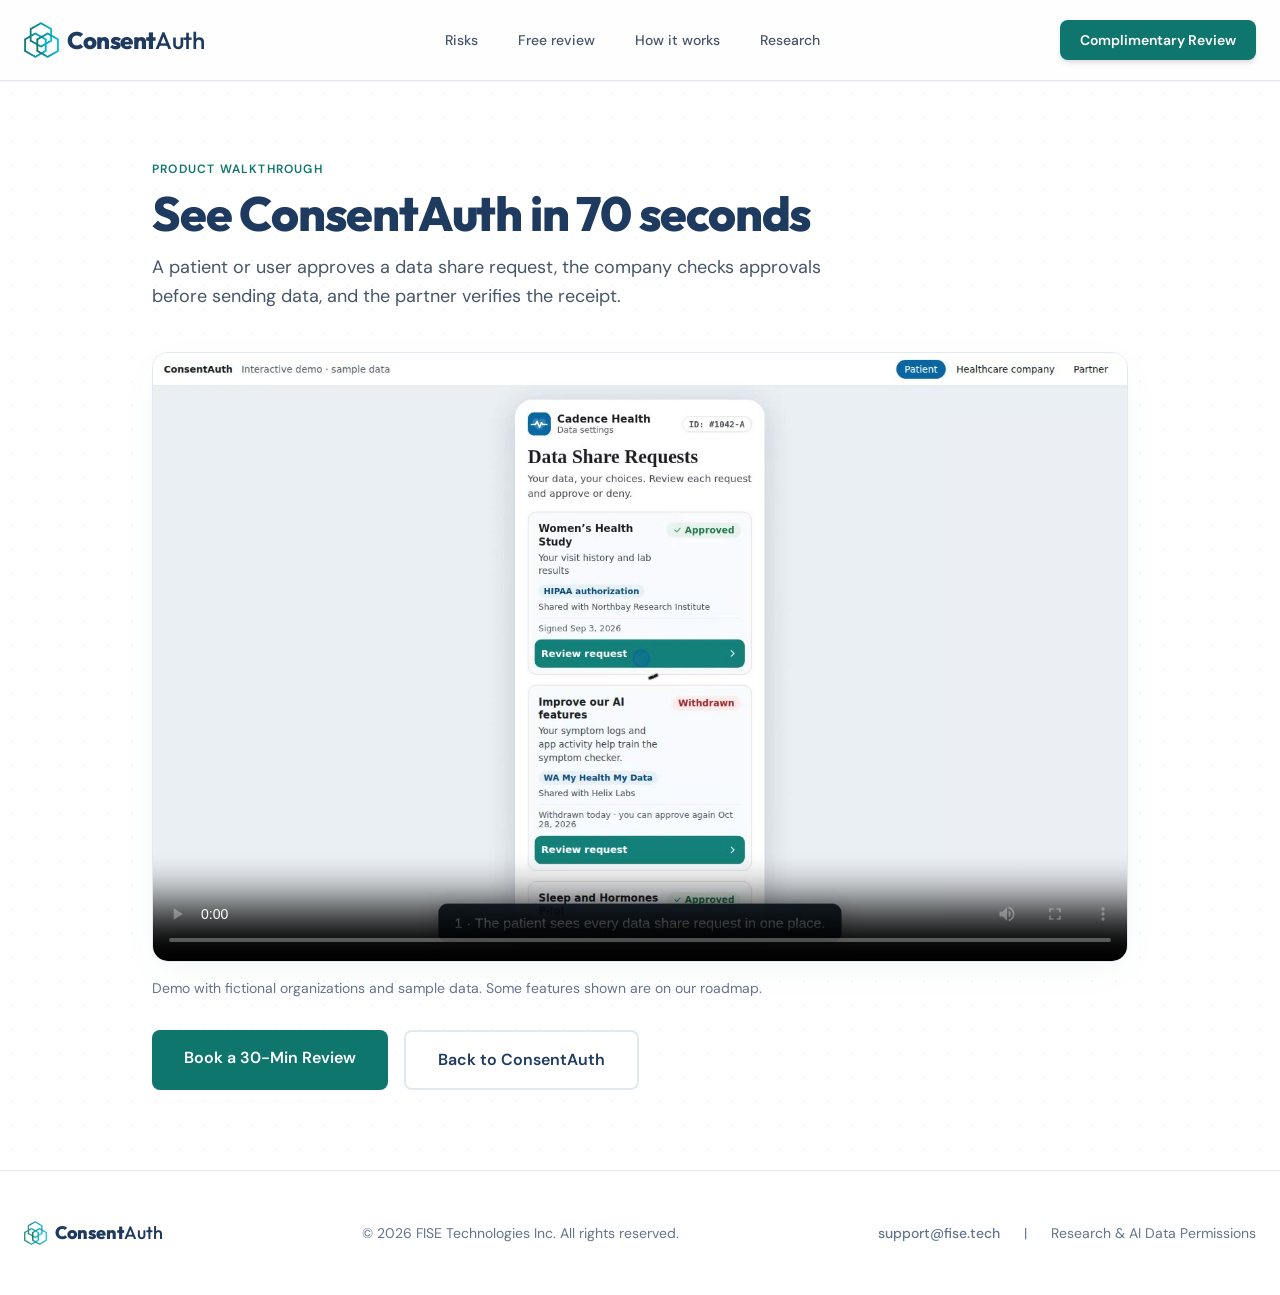
<file: consentauth/demo/index.html>
<!DOCTYPE html>
<html lang="en" class="scroll-smooth">
<head>
    <meta charset="UTF-8">
    <meta name="viewport" content="width=device-width, initial-scale=1.0">
    <meta name="description" content="A 70-second walkthrough of ConsentAuth: patient or user approvals for AI and research data sharing, approval checks before data is sent, and signed notices to partners.">
    <link rel="icon" type="image/png" href="[data-uri]">
    <link rel="apple-touch-icon" href="[data-uri]">
    <title>ConsentAuth Demo | Walkthrough Video</title>
    
    <link rel="stylesheet" href="../../css/fonts.css">
    
    <link rel="stylesheet" href="../../css/tailwind.css">
    <style>
        details > summary { list-style: none; }
        details > summary::-webkit-details-marker { display: none; }
        details[open] .faq-plus { transform: rotate(45deg); color: #0F766E; }
        
        /* Subtle background pattern */
        .bg-grid-pattern {
            background-image: radial-gradient(#E2E8F0 1px, transparent 1px);
            background-size: 24px 24px;
        }
    </style>
</head>
<body class="bg-surface text-slate-600 font-sans antialiased selection:bg-brand selection:text-white">

    <!-- NAVIGATION BAR -->
    <nav class="sticky top-0 z-50 bg-white/80 backdrop-blur-md border-b border-line shadow-sm">
        <div class="max-w-7xl mx-auto px-4 sm:px-6 h-20 flex items-center justify-between gap-3">
            <a href="../" class="font-heading font-extrabold text-xl sm:text-2xl tracking-tight text-ink flex items-center gap-2">
                <img src="[data-uri]" alt="FISE Technologies" class="h-8 sm:h-9 w-auto">
                <span><span class="text-[#1E3A5F] font-extrabold">Consent</span><span class="text-[#1E3A5F] font-medium">Auth</span></span>
            </a>
            <div class="hidden md:flex items-center space-x-10 text-sm font-medium text-slate-600">
                <a href="../#risks" class="hover:text-brand transition-colors">Risks</a>
                <a href="../#review" class="hover:text-brand transition-colors">Free review</a>
                <a href="../#how" class="hover:text-brand transition-colors">How it works</a>
                <a href="../#research" class="hover:text-brand transition-colors">Research</a>
            </div>
            <a href="https://calendar.proton.me/bookings#QBH3dyY5qPnpiPmmttFG3xwj5f04EwBrR3W5FQiMUPM=" target="_blank" rel="noopener noreferrer" class="bg-brand hover:bg-brand-dark text-white text-xs sm:text-sm font-semibold px-3 sm:px-5 py-2.5 rounded-lg transition-all shadow-md hover:shadow-lg whitespace-nowrap">
                <span class="sm:hidden">Schedule Appointment</span><span class="hidden sm:inline">Complimentary Review</span>
            </a>
        </div>
    </nav>

    <!-- DEMO VIDEO -->
    <section class="relative overflow-hidden bg-white border-b border-line">
        <div class="absolute top-0 left-0 w-full h-full bg-grid-pattern opacity-40 z-0 pointer-events-none"></div>
        <div class="max-w-5xl mx-auto px-4 sm:px-6 py-16 lg:py-20 relative z-10">
            <p class="text-xs font-bold uppercase tracking-widest text-brand">Product walkthrough</p>
            <h1 class="font-heading font-extrabold text-4xl sm:text-5xl text-ink leading-tight tracking-tight mt-3">See ConsentAuth in 70 seconds</h1>
            <p class="text-slate-600 text-lg leading-relaxed mt-4 max-w-2xl">A patient or user approves a data share request, the company checks approvals before sending data, and the partner verifies the receipt.</p>
            <div class="mt-10 rounded-2xl overflow-hidden border border-line shadow-soft bg-white">
                <video class="w-full h-auto block" controls playsinline preload="metadata" poster="poster.jpg">
                    <source src="consentauth-walkthrough.mp4" type="video/mp4">
                    Your browser cannot play this video. <a href="consentauth-walkthrough.mp4" class="text-brand underline">Download it</a> instead.
                </video>
            </div>
            <p class="text-sm text-slate-500 mt-4">Demo with fictional organizations and sample data. Some features shown are on our roadmap.</p>
            <div class="mt-8 flex flex-col sm:flex-row gap-4">
                <a href="https://calendar.proton.me/bookings#QBH3dyY5qPnpiPmmttFG3xwj5f04EwBrR3W5FQiMUPM=" target="_blank" rel="noopener noreferrer" class="bg-brand hover:bg-brand-dark text-white font-semibold text-sm sm:text-base px-8 py-4 rounded-lg text-center transition-all">Book a 30-Min Review</a>
                <a href="../" class="bg-white border-2 border-slate-200 hover:border-ink text-ink font-semibold text-sm sm:text-base px-8 py-4 rounded-lg text-center transition-all">Back to ConsentAuth</a>
            </div>
        </div>
    </section>

    <footer id="contact" class="py-12 bg-white text-sm text-slate-500">
        <div class="max-w-7xl mx-auto px-6 flex flex-col md:flex-row justify-between items-center gap-6">
            <div class="flex items-center gap-2 font-heading font-bold text-lg text-ink">
                <img src="[data-uri]" alt="FISE Technologies" class="h-6 w-auto">
                <span><span class="text-[#1E3A5F] font-extrabold">Consent</span><span class="text-[#1E3A5F] font-medium">Auth</span></span>
            </div>
            <p>© 2026 FISE Technologies Inc. All rights reserved.</p>
            <div class="flex gap-6">
                <a href="mailto:support@fise.tech" class="hover:text-brand transition-colors font-medium">support@fise.tech</a>
                <span class="hidden sm:inline">|</span>
                <span>Research &amp; AI Data Permissions</span>
            </div>
        </div>
    </footer>

</body>
</html>
</file>
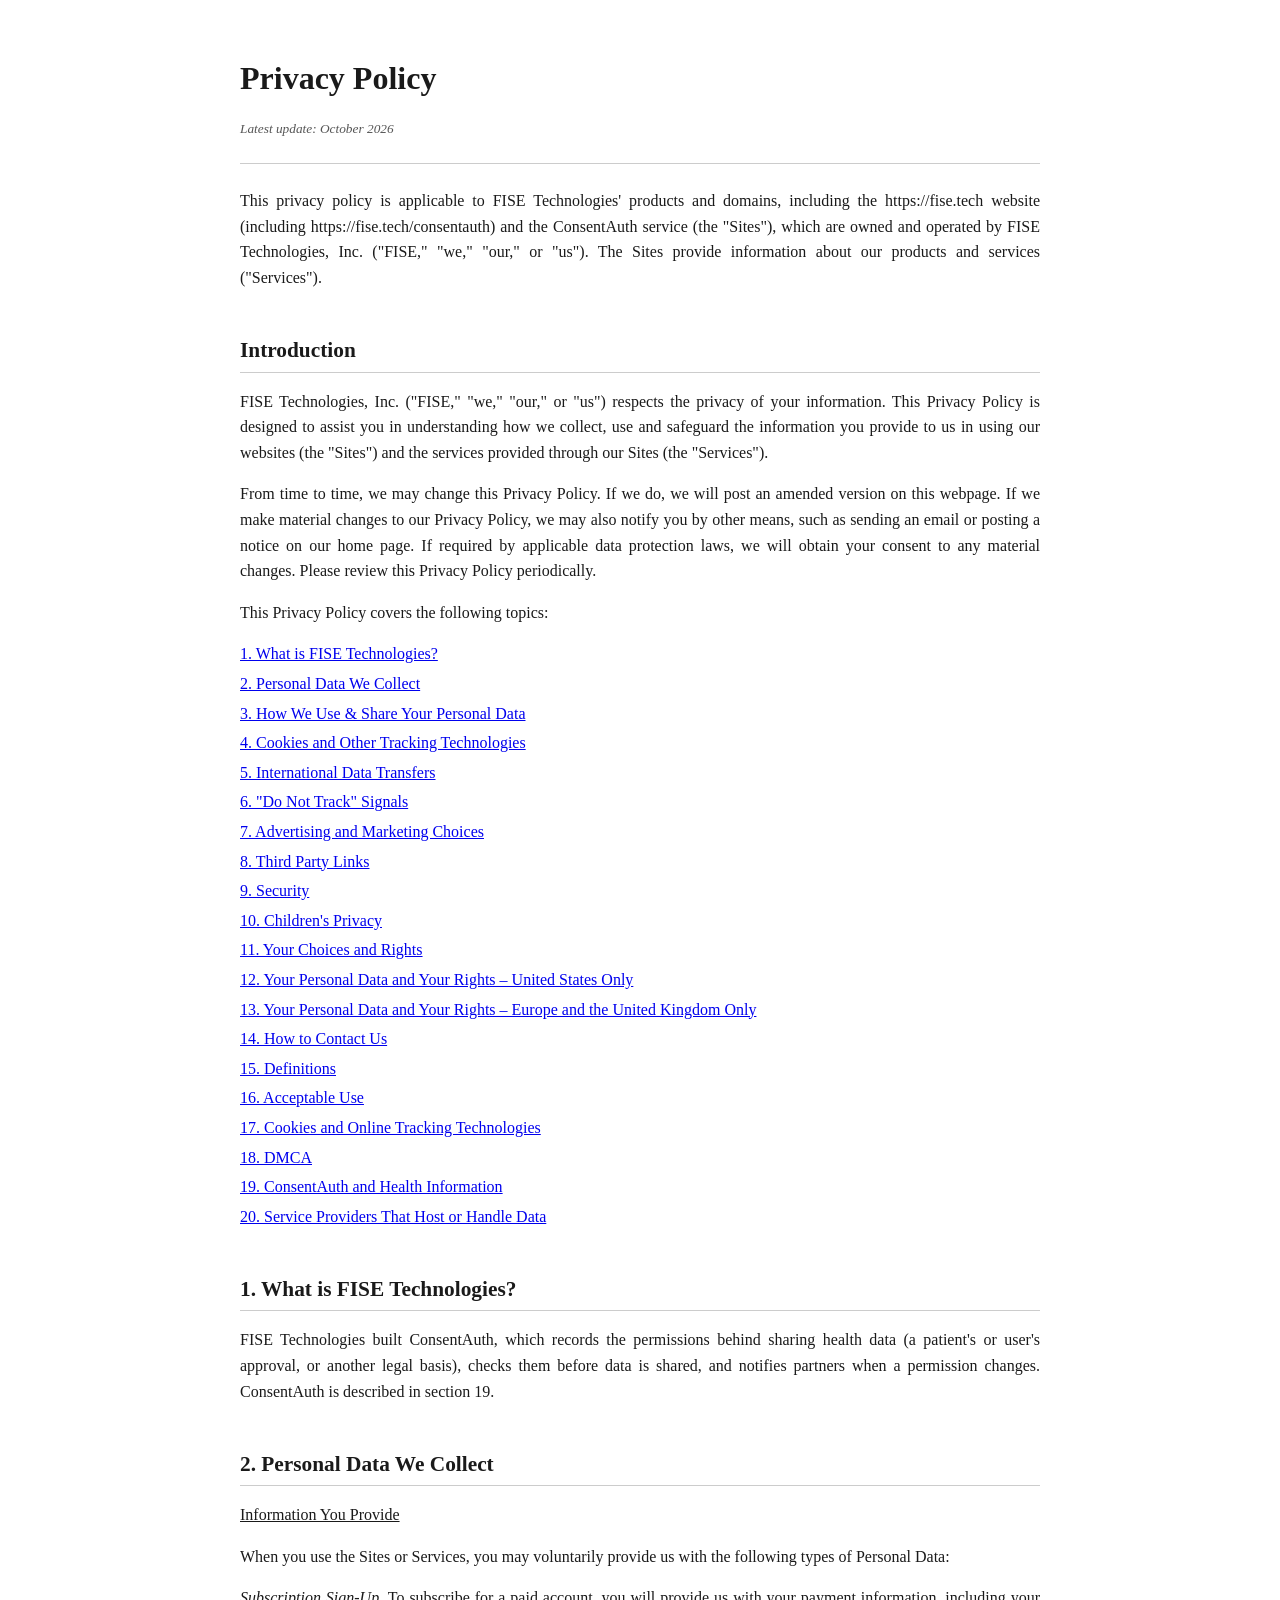
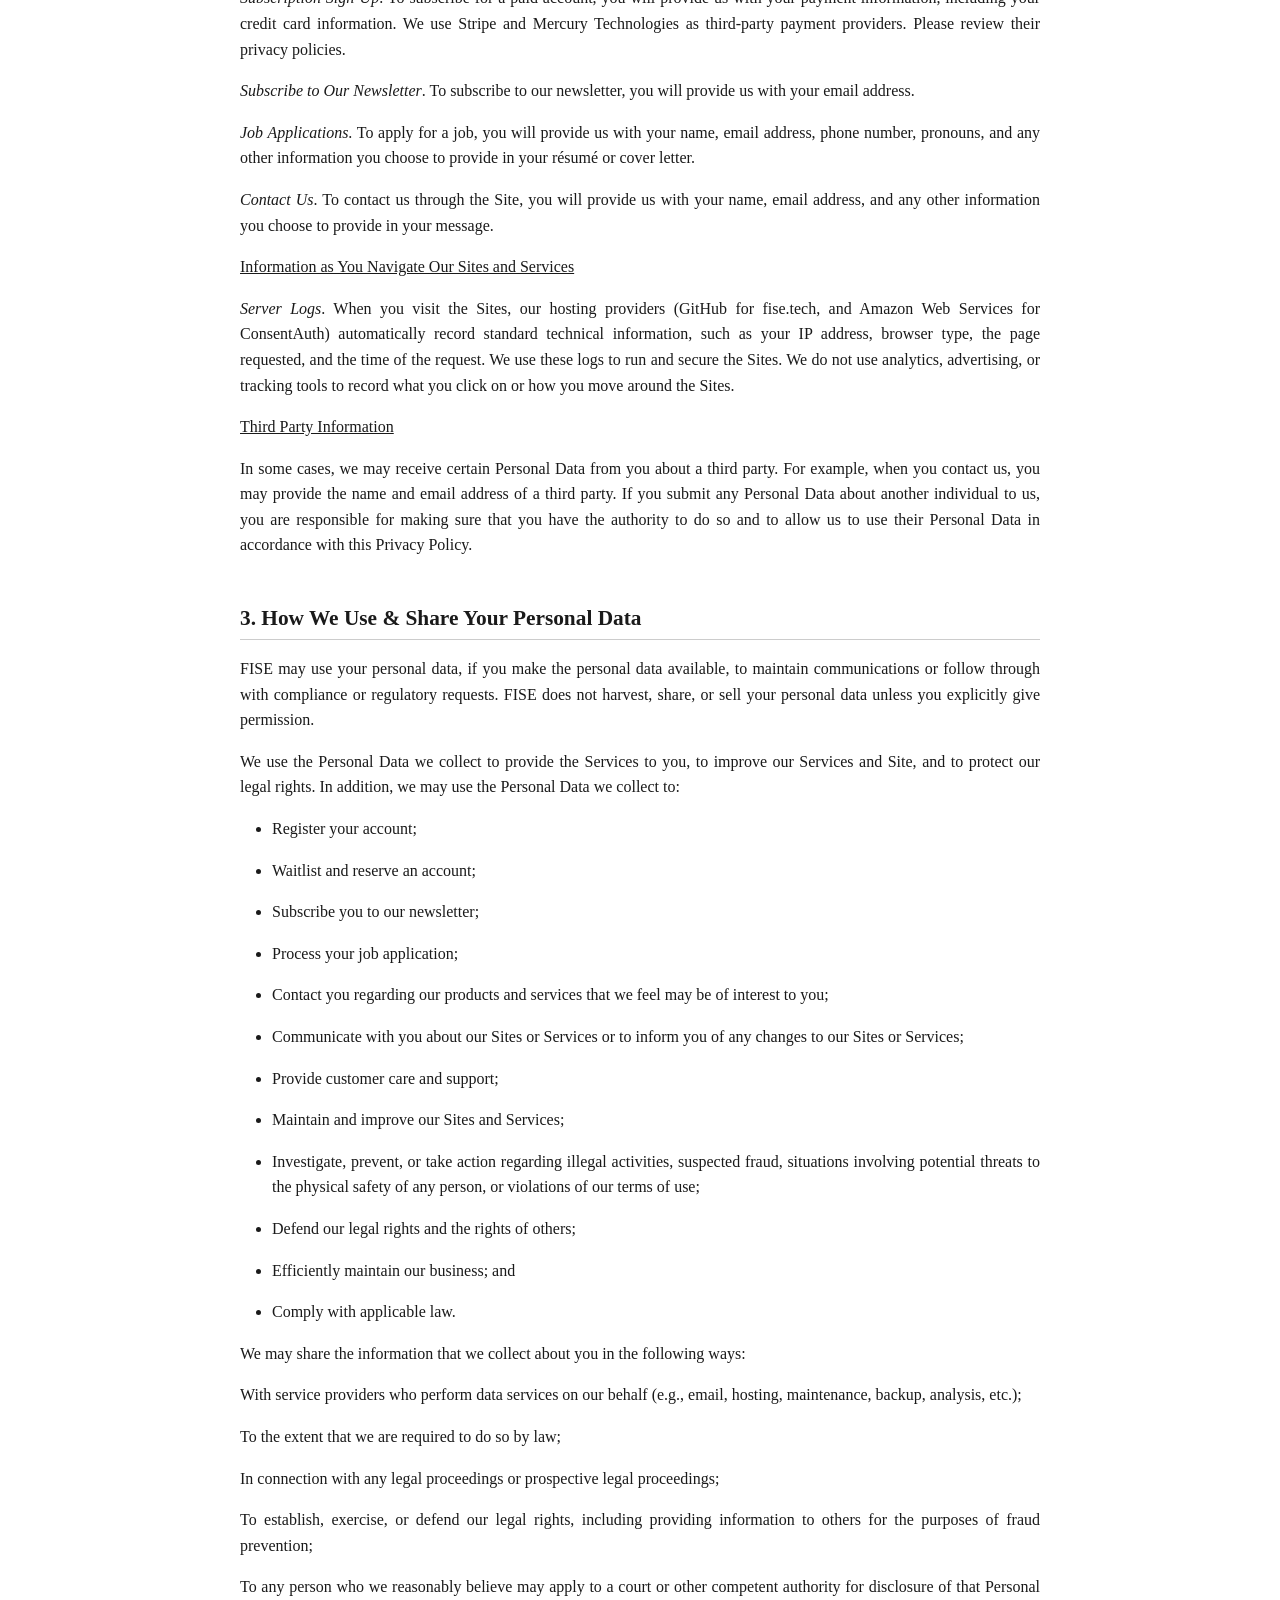
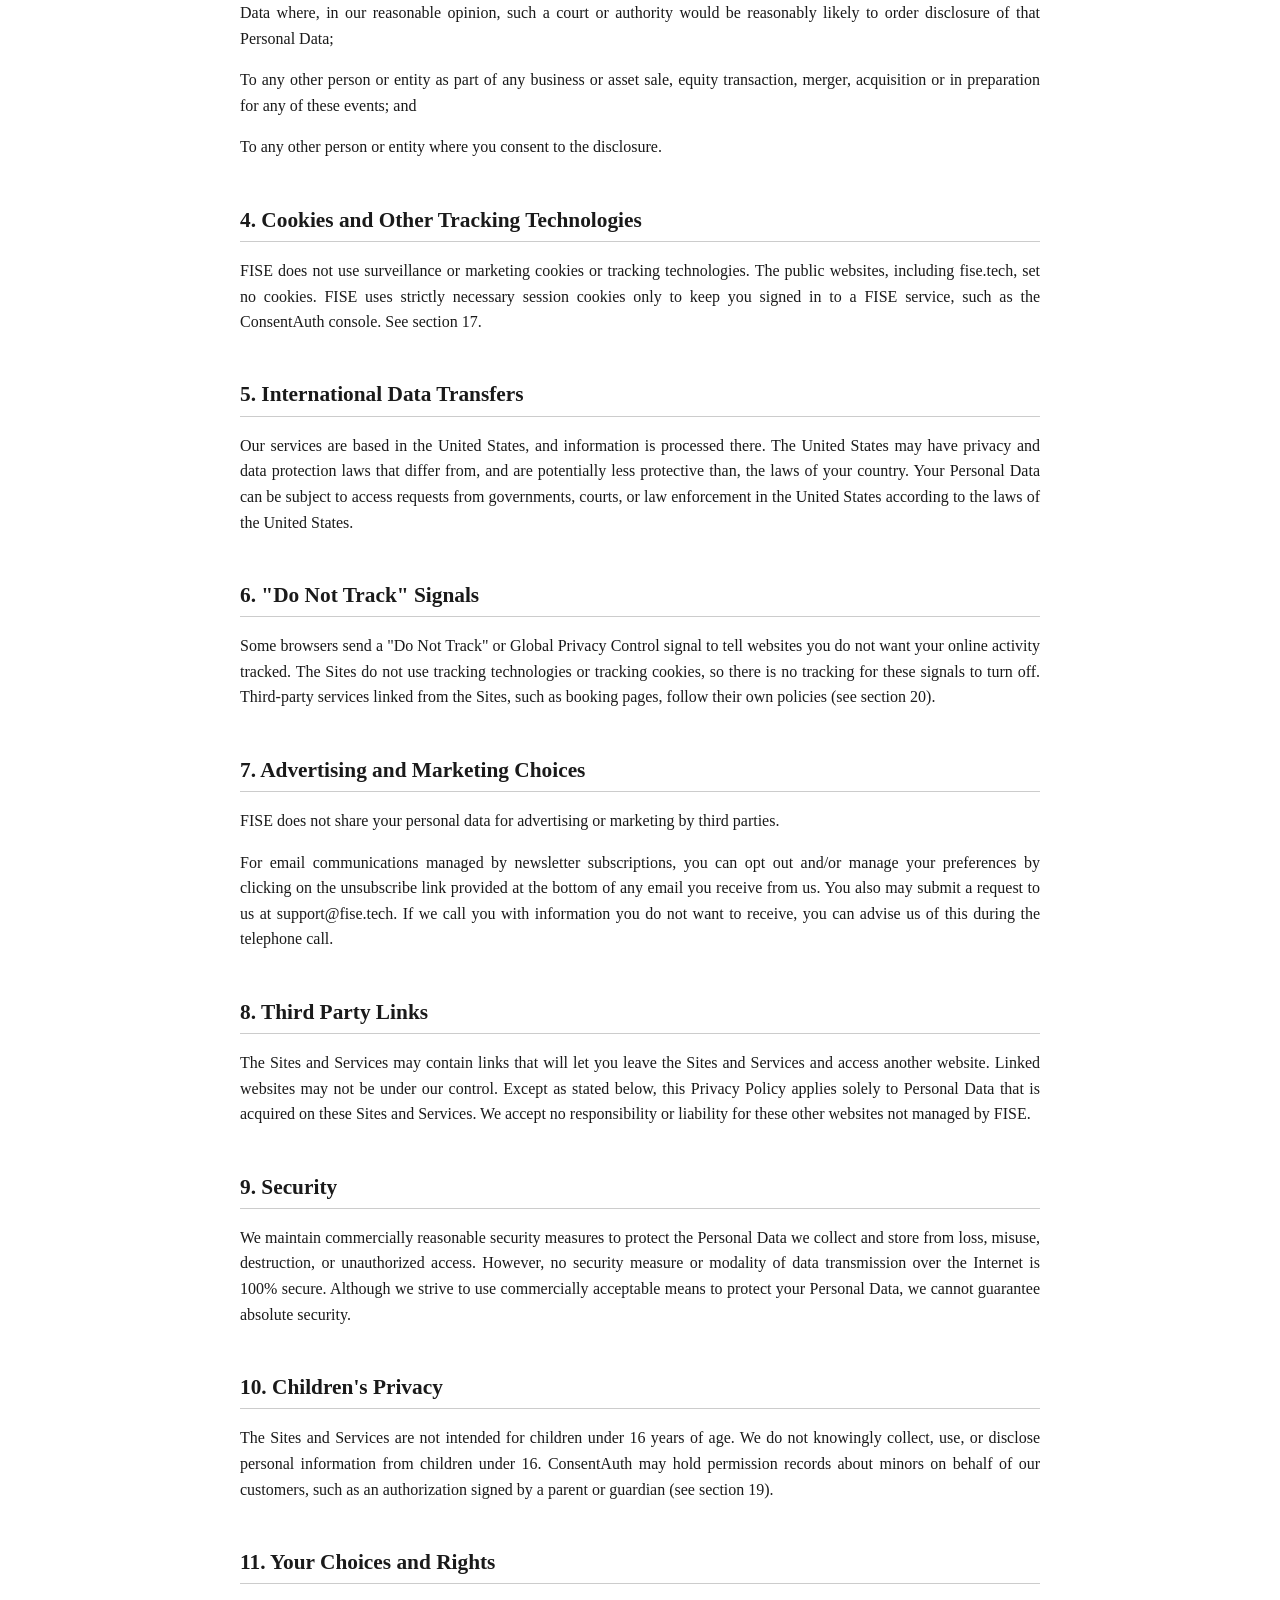
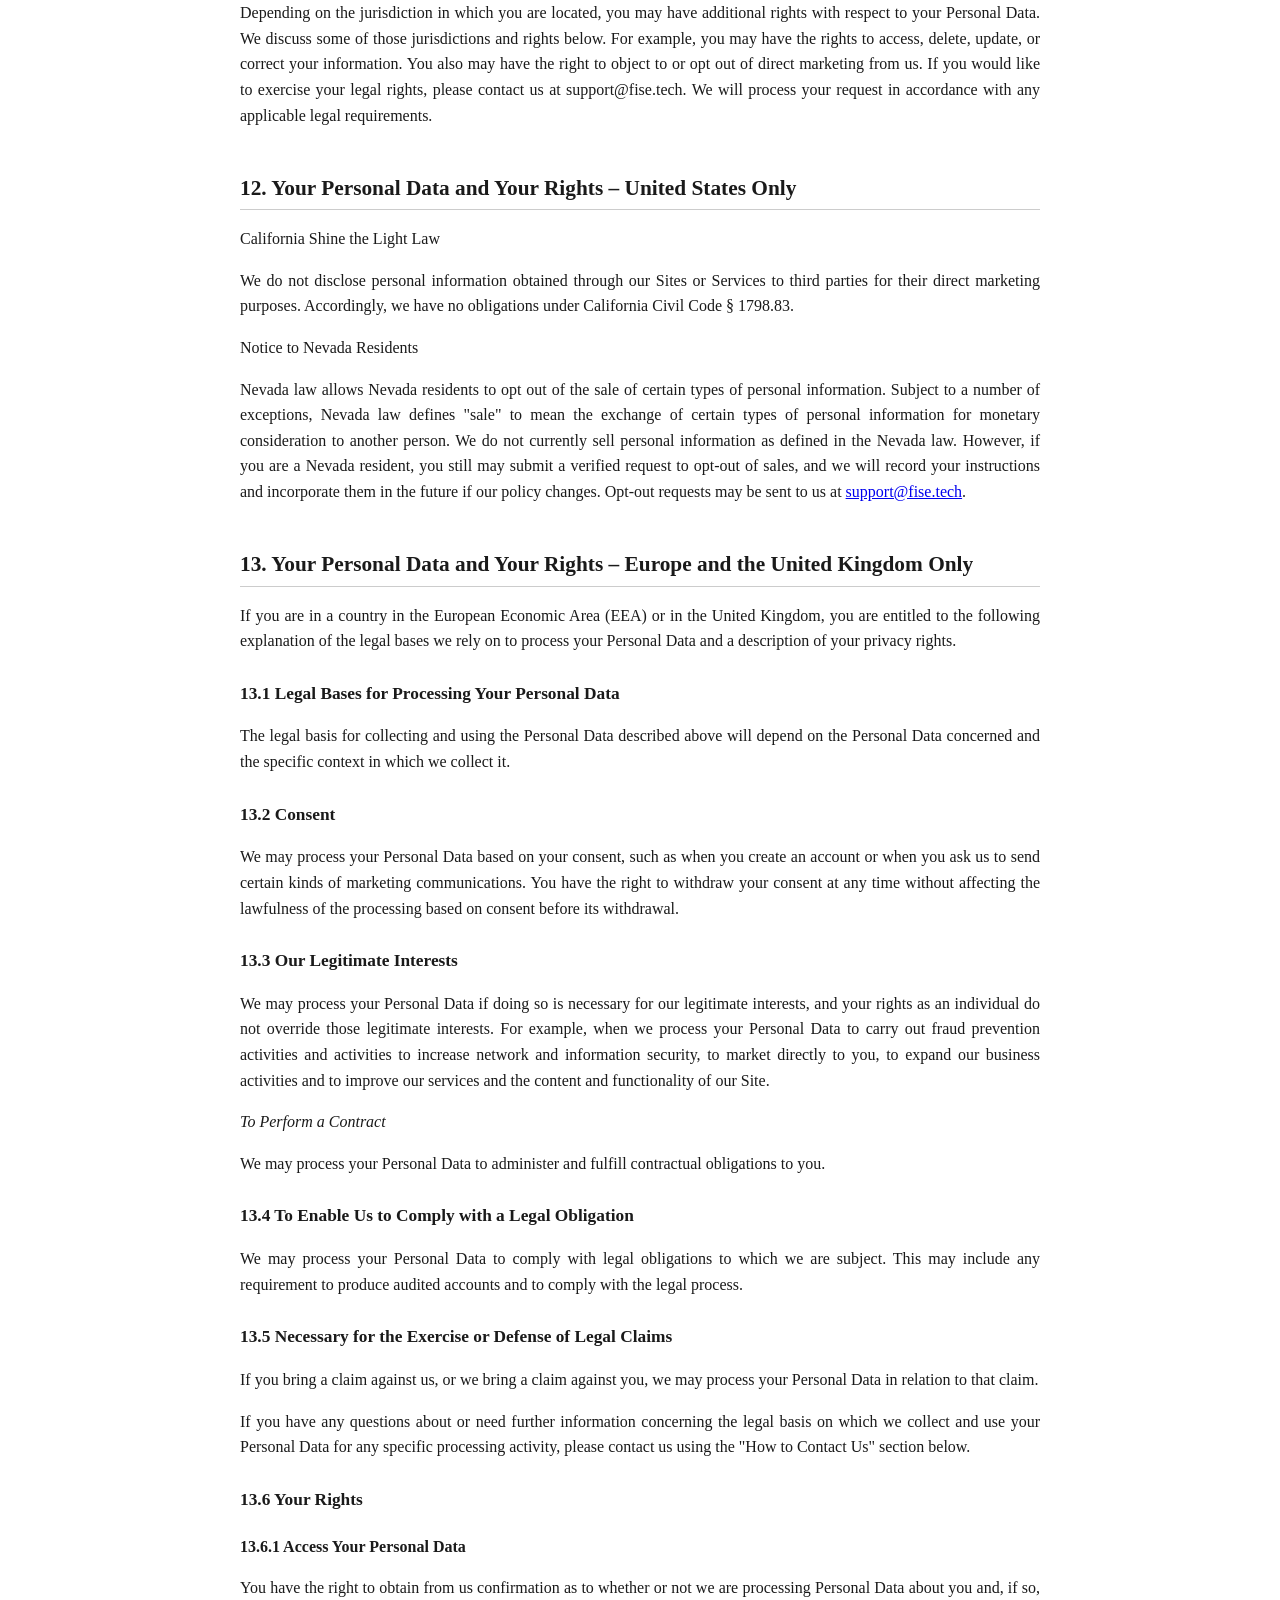
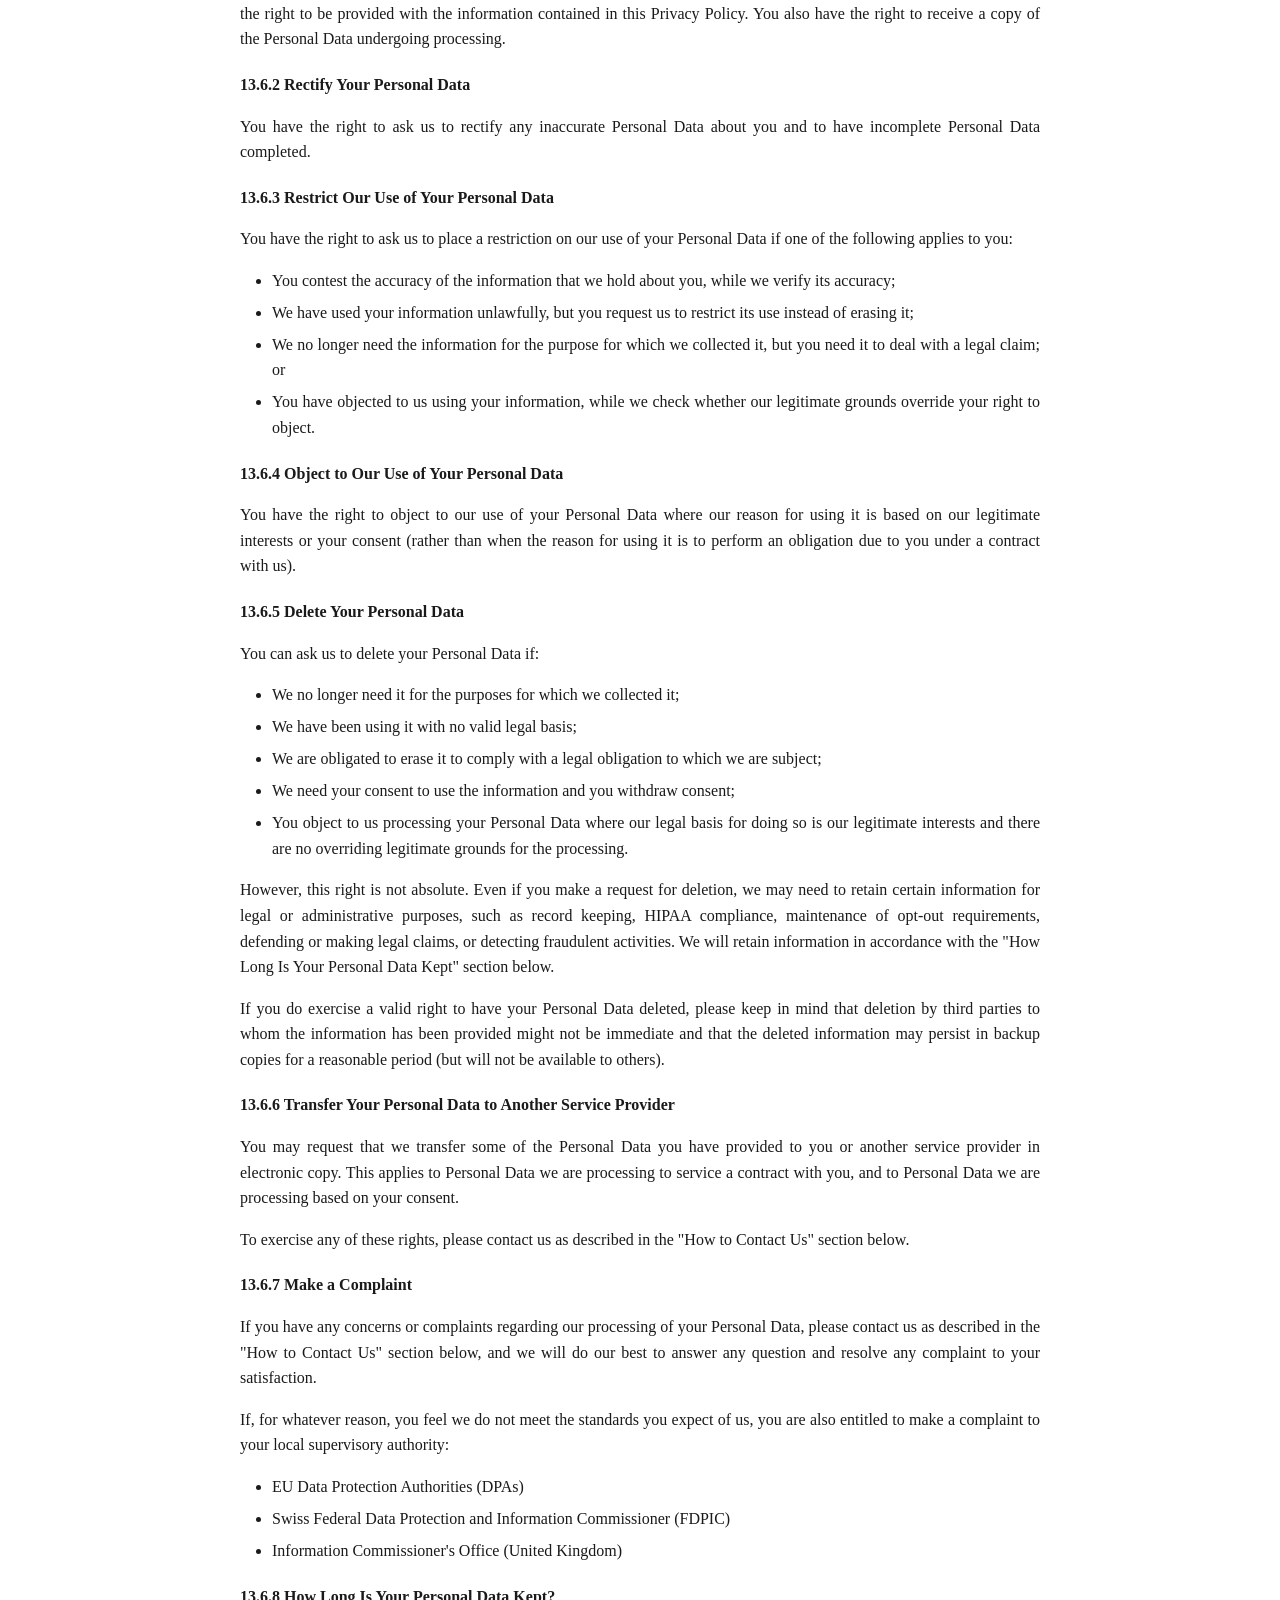
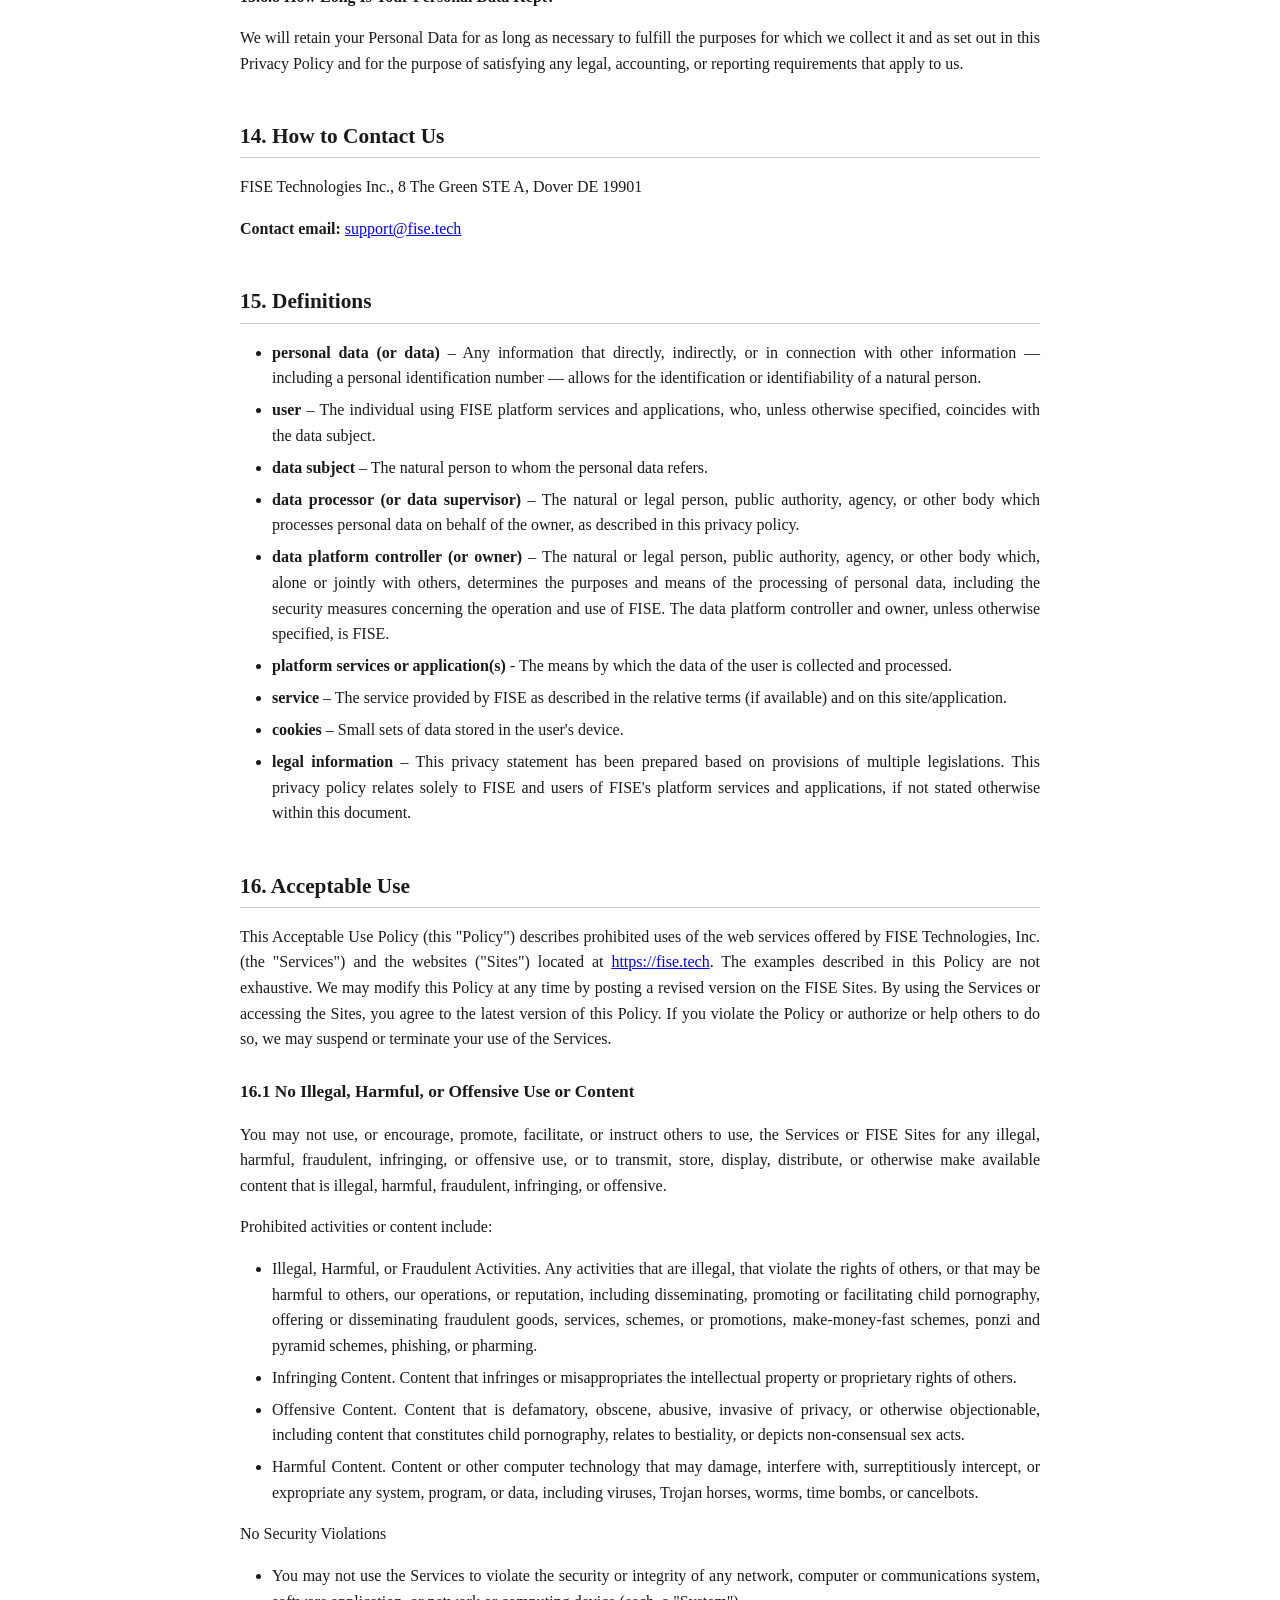
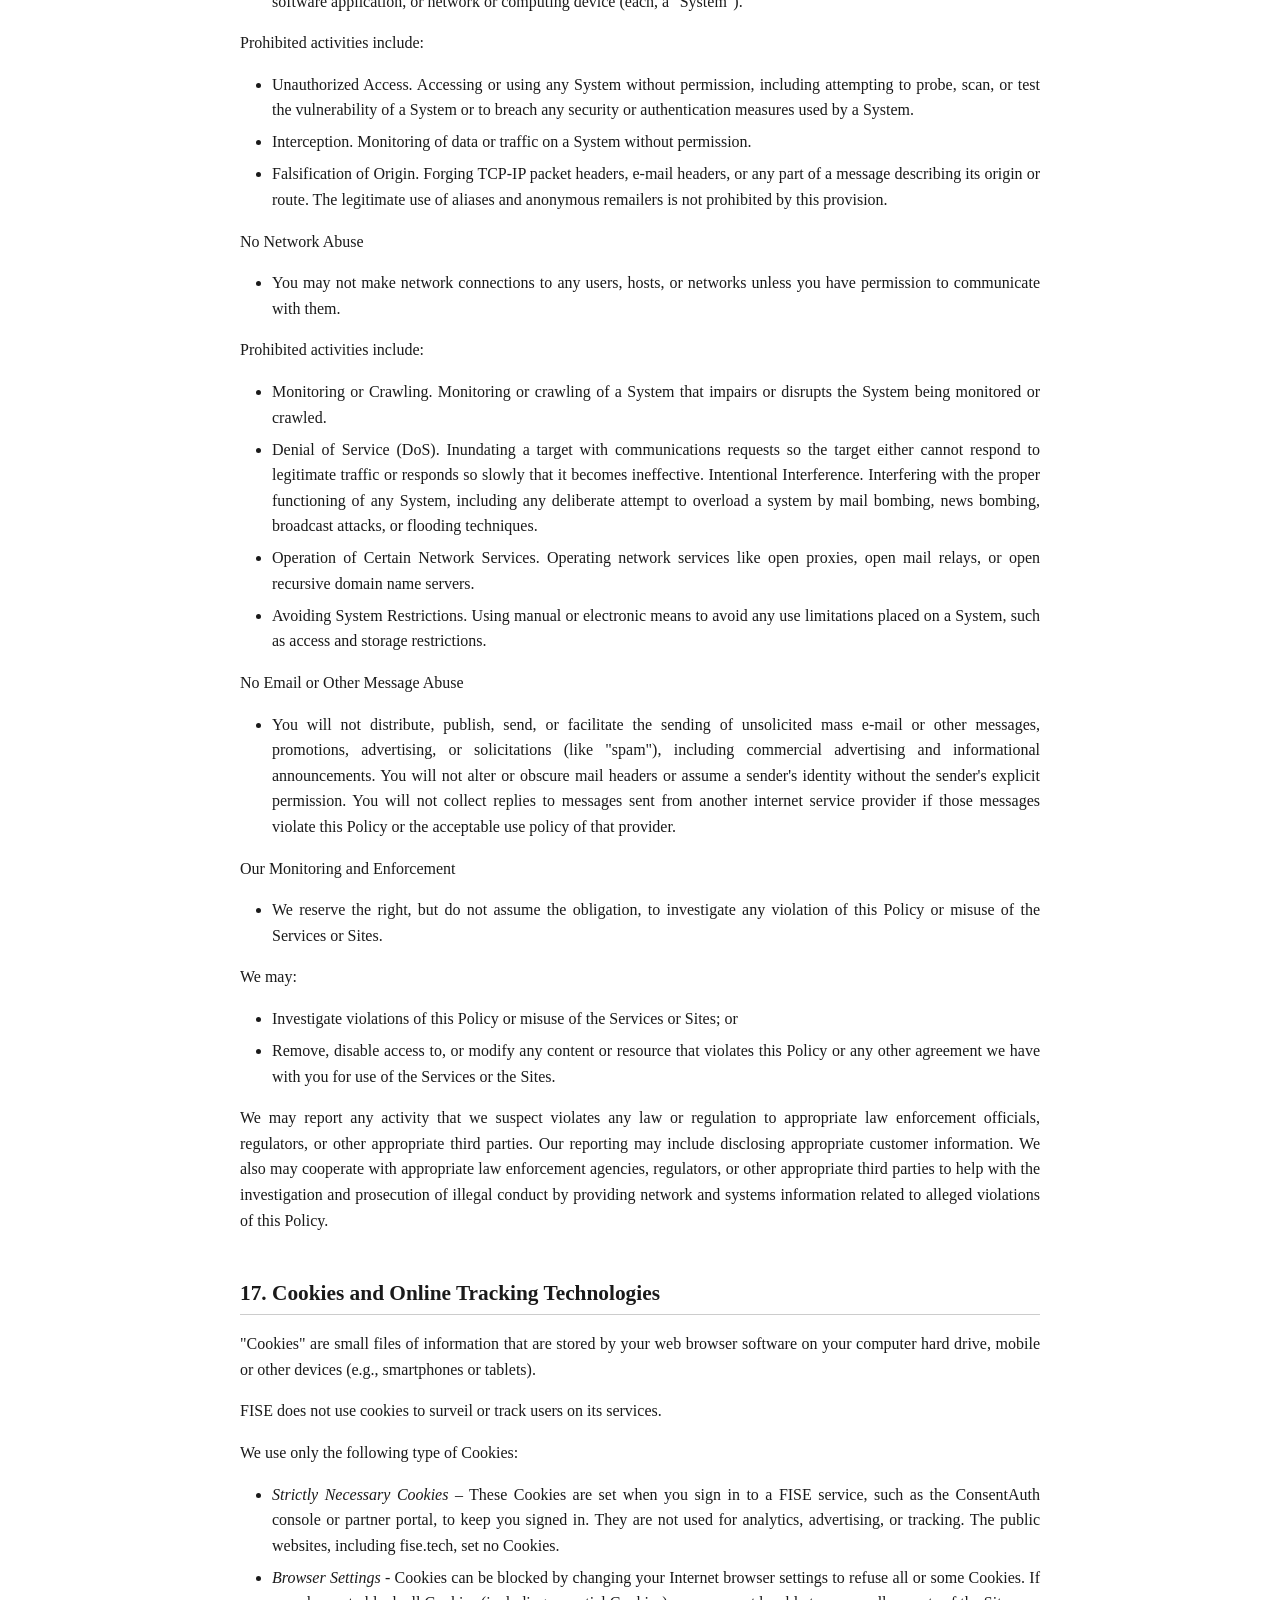
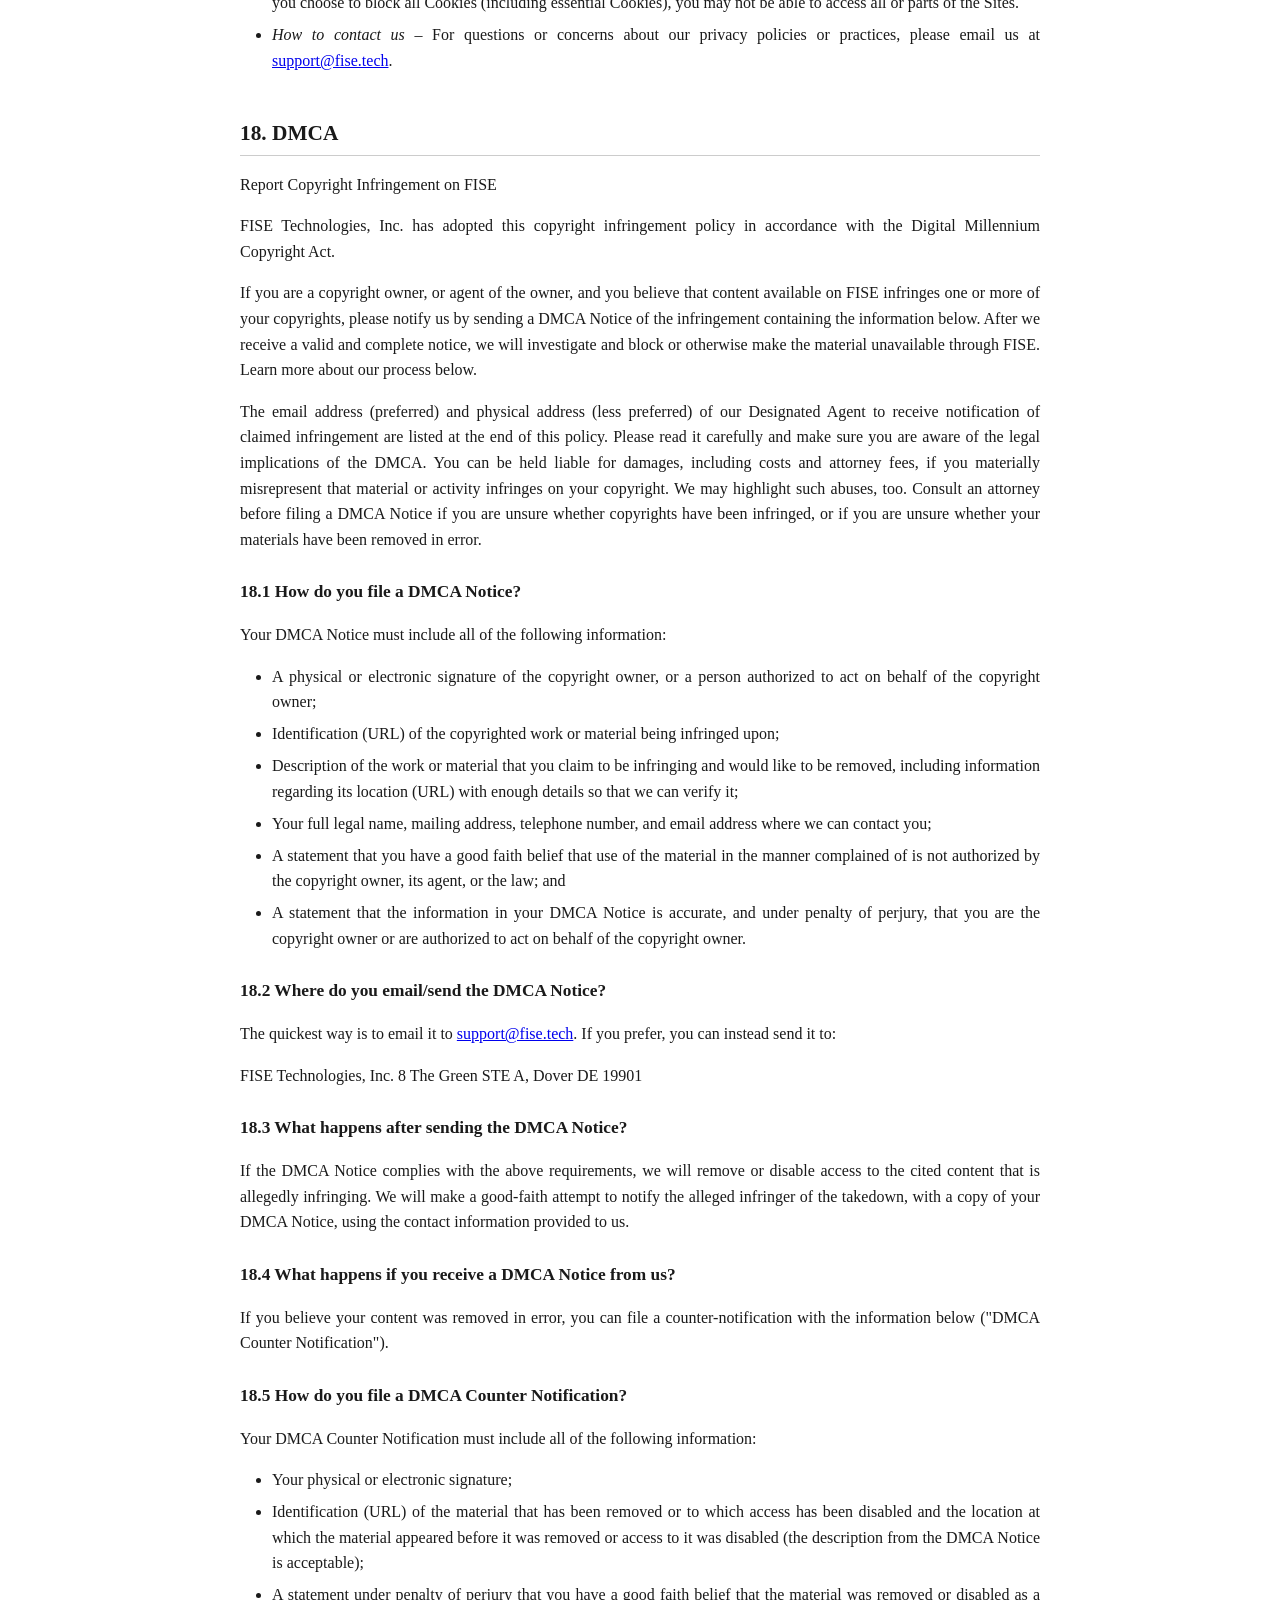
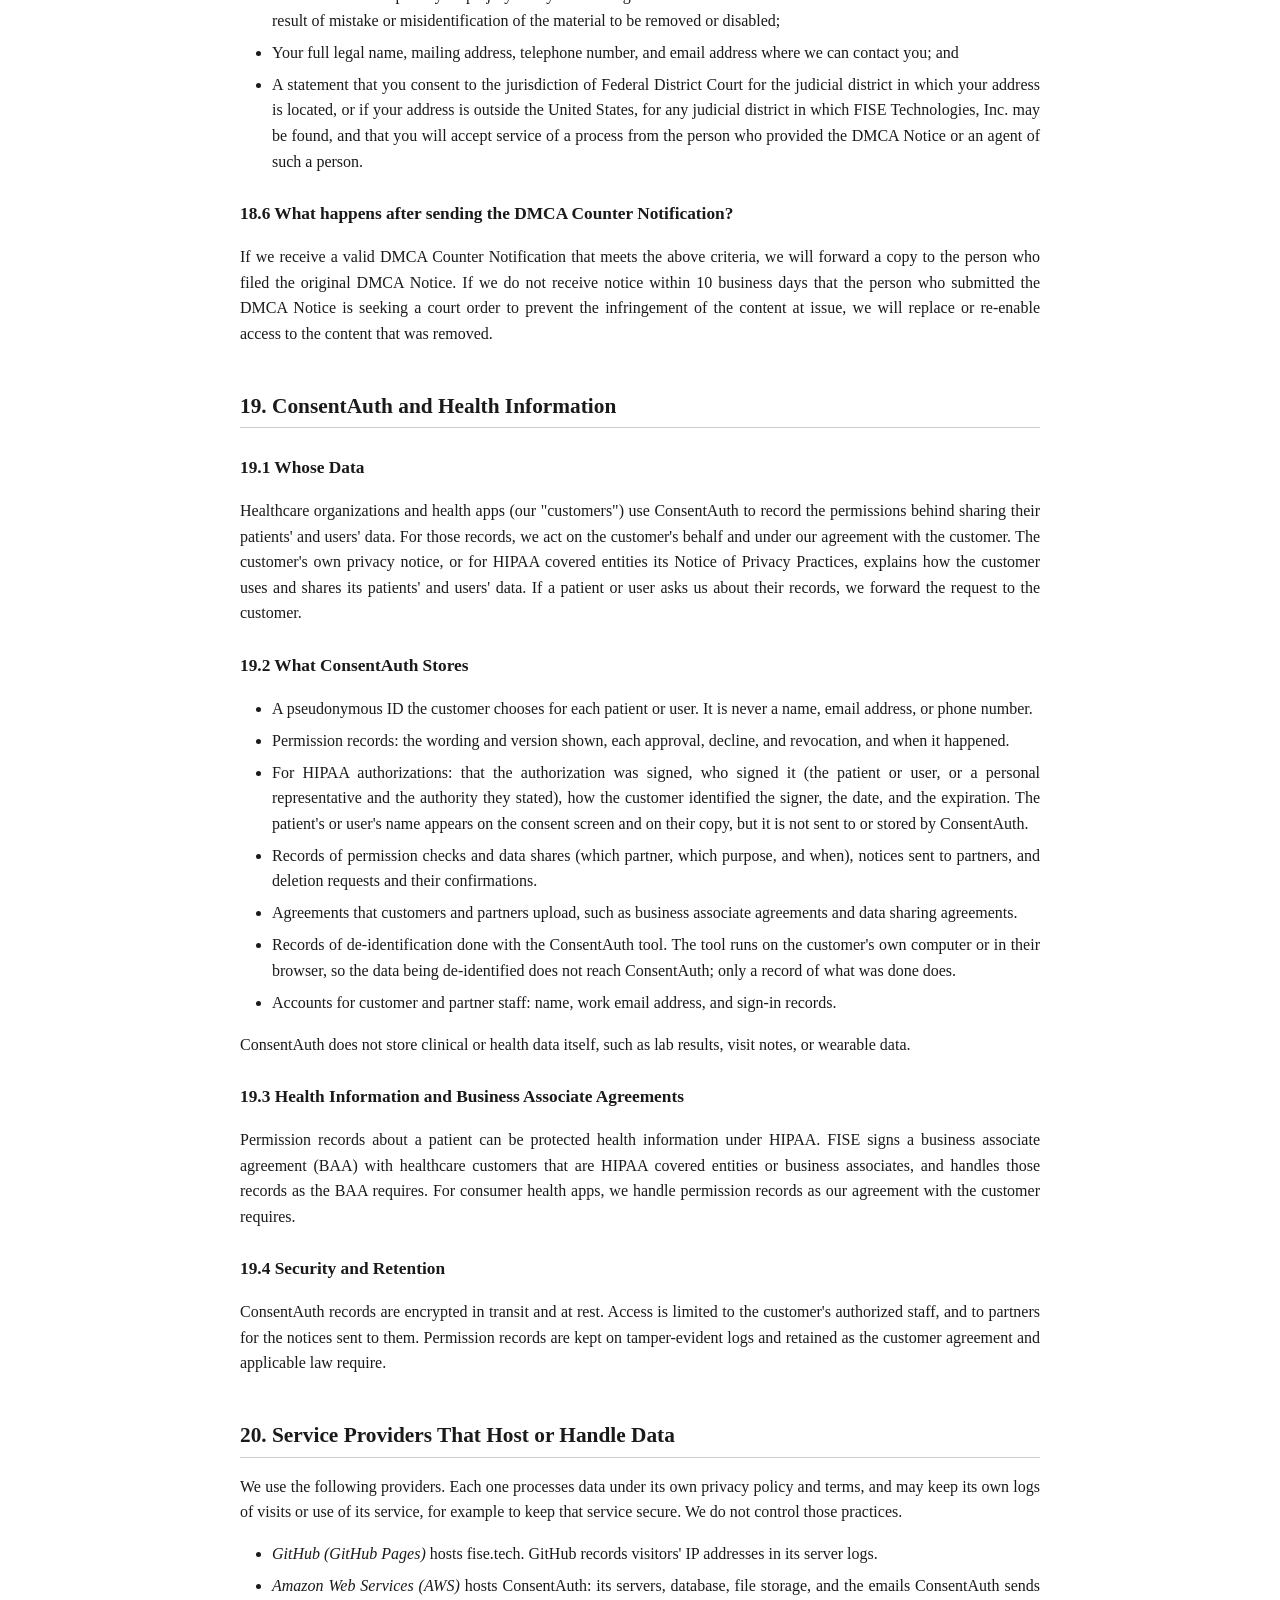
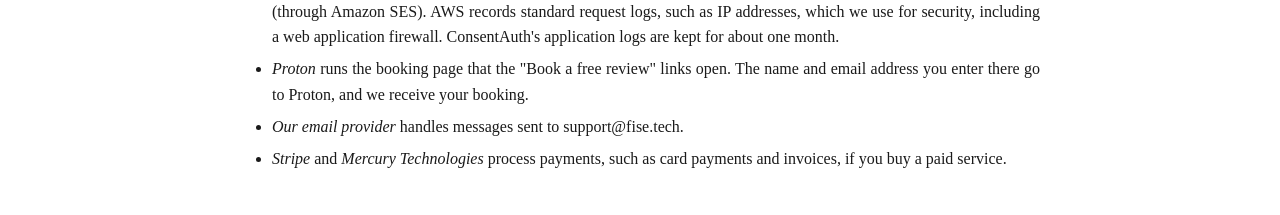
<file: privacy-policy-May2026.html>
<!DOCTYPE html>
<html lang="en">
<head>
    <meta http-equiv="content-type" content="text/html; charset=utf-8"/>
    <link rel="icon" type="image/png" href="images/favicon.png">
    <title>Privacy Policy</title>
    <style>
        body {
            font-family: Georgia, "Times New Roman", serif;
            font-size: 12pt;
            font-weight: normal;
            line-height: 1.6;
            color: #1a1a1a;
            max-width: 800px;
            margin: 0 auto;
            padding: 2rem 3rem;
            text-align: justify;
        }

        h1 {
            font-size: 24pt;
            font-weight: bold;
            margin-bottom: 0.25em;
        }

        h2 {
            font-size: 16pt;
            font-weight: bold;
            margin-top: 2em;
            margin-bottom: 0.5em;
            padding-bottom: 0.2em;
            border-bottom: 1px solid #ccc;
        }

        h3 {
            font-size: 13pt;
            font-weight: bold;
            margin-top: 1.5em;
            margin-bottom: 0.4em;
        }

        h4 {
            font-size: 12pt;
            font-weight: bold;
            margin-top: 1.25em;
            margin-bottom: 0.4em;
        }

        h2.normal-weight {
            font-weight: normal;
            font-size: 12pt;
        }

        p {
            margin-bottom: 0.75em;
        }

        p.normal-weight {
            font-weight: normal;
        }

        ul {
            padding-left: 2em;
            margin-bottom: 0.75em;
        }

        li {
            margin-bottom: 0.4em;
        }

        ul.toc {
            list-style: none;
            padding-left: 0;
        }

        ul.toc li {
            margin-bottom: 0.25em;
        }

        p.update-date {
            font-style: italic;
            font-size: 10pt;
            color: #555;
            margin-bottom: 1em;
        }

        hr {
            border: none;
            border-top: 1px solid #ccc;
            margin: 1.5em 0;
        }

        @media print {
            body {
                font-size: 10pt;
                padding: 0;
                max-width: none;
                color: #000;
            }

            h2 {
                page-break-after: avoid;
            }

            ul, p {
                page-break-inside: avoid;
            }
        }

    </style>
</head>
<body lang="en-US" dir="ltr"><h1>Privacy Policy</h1>
<p class="update-date">Latest update: October 2026</p>
<hr/>

<p>This privacy policy is applicable to FISE Technologies' products
    and domains, including the https://fise.tech website (including
    https://fise.tech/consentauth) and the ConsentAuth service
    (the "Sites"), which
    are owned and operated by FISE Technologies, Inc. ("FISE," "we,"
    "our," or "us"). The Sites provide information about our
    products and services ("Services").
</p>
<h2>Introduction</h2>
<p>FISE Technologies, Inc. ("FISE," "we," "our," or "us")
    respects the privacy of your information. This Privacy Policy is
    designed to assist you in understanding how we collect, use and
    safeguard the information you provide to us in using our websites
    (the "Sites") and the services provided through our Sites (the
    "Services").
</p>
<p>From time to time, we may change this Privacy Policy. If we do, we
    will post an amended version on this webpage. If we make material
    changes to our Privacy Policy, we may also notify you by other means,
    such as sending an email or posting a notice on our home page. If
    required by applicable data protection laws, we will obtain your
    consent to any material changes. Please review this Privacy Policy
    periodically.
</p>
<p>This Privacy Policy covers the following topics:</p>
<ul class="toc">
    <li class="block"><a href="#section-1">1. What is FISE Technologies?</a></li>
    <li class="block"><a href="#section-2">2. Personal Data We Collect</a></li>
    <li class="block"><a href="#section-3">3. How We Use &amp; Share Your Personal Data</a></li>
    <li class="block"><a href="#section-4">4. Cookies and Other Tracking Technologies</a></li>
    <li class="block"><a href="#section-5">5. International Data Transfers</a></li>
    <li class="block"><a href="#section-6">6. "Do Not Track" Signals</a></li>
    <li class="block"><a href="#section-7">7. Advertising and Marketing Choices</a></li>
    <li class="block"><a href="#section-8">8. Third Party Links</a></li>
    <li class="block"><a href="#section-9">9. Security</a></li>
    <li class="block"><a href="#section-10">10. Children's Privacy</a></li>
    <li class="block"><a href="#section-11">11. Your Choices and Rights</a></li>
    <li class="block"><a href="#section-12">12. Your Personal Data and Your Rights – United States Only</a></li>
    <li class="block"><a href="#section-13">13. Your Personal Data and Your Rights – Europe and the United Kingdom Only</a></li>
    <li class="block"><a href="#section-14">14. How to Contact Us</a></li>
    <li class="block"><a href="#section-15">15. Definitions</a></li>
    <li class="block"><a href="#section-16">16. Acceptable Use</a></li>
    <li class="block"><a href="#section-17">17. Cookies and Online Tracking Technologies</a></li>
    <li class="block"><a href="#section-18">18. DMCA</a></li>
    <li class="block"><a href="#section-19">19. ConsentAuth and Health Information</a></li>
    <li class="block"><a href="#section-20">20. Service Providers That Host or Handle Data</a></li>
</ul>
<h2 id="section-1">1. What is FISE Technologies?</h2>
<p>FISE Technologies built ConsentAuth, which records the
    permissions behind sharing health data (a patient's or user's
    approval, or another legal basis), checks them before data is shared,
    and notifies partners when a permission changes. ConsentAuth is
    described in section 19.</p>
<h2 id="section-2">2. Personal Data We Collect</h2>
<p><u>Information You Provide</u></p>
<p>When you use the Sites or
    Services, you may voluntarily provide us with the following types of
    Personal Data:</p>
<p><i>Subscription Sign-Up</i>.
    To subscribe for a paid account, you will provide us with your
    payment information, including your credit card information. We use
    Stripe and Mercury Technologies as third-party payment providers.
    Please review their privacy policies.</p>
<p><i>Subscribe to Our
    Newsletter</i>. To subscribe to our newsletter, you will provide us
    with your email address.
</p>
<p><i>Job Applications</i>. To
    apply for a job, you will provide us with your name, email address,
    phone number, pronouns, and any other information you choose to
    provide in your résumé or cover letter.
</p>
<p><i>Contact Us</i>. To
    contact us through the Site, you will provide us with your name,
    email address, and any other information you choose to provide in
    your message.
</p>
<p><u>Information as You
    Navigate Our Sites and Services</u></p>
<p><i>Server Logs</i>. When you visit the Sites, our hosting
    providers (GitHub for fise.tech, and Amazon Web Services for
    ConsentAuth) automatically record standard technical information,
    such as your IP address, browser type, the page requested, and the
    time of the request. We use these logs to run and secure the Sites.
    We do not use analytics, advertising, or tracking tools to record
    what you click on or how you move around the Sites.</p>
<p><u>Third Party Information</u>
</p>
<p>In some cases, we may
    receive certain Personal Data from you about a third party. For
    example, when you contact us, you may provide the name and email
    address of a third party. If you submit any Personal Data about
    another individual to us, you are responsible for making sure that
    you have the authority to do so and to allow us to use their Personal
    Data in accordance with this Privacy Policy.
</p>
<h2 id="section-3">3. How We Use &amp; Share Your Personal Data</h2>
<p>FISE may use your personal data, if you make the personal data
    available, to maintain communications or follow through with
    compliance or regulatory requests. FISE does not harvest, share, or
    sell your personal data unless you explicitly give permission.
</p>
<p>We use the Personal Data we collect to provide the Services to
    you, to improve our Services and Site, and to protect our legal
    rights. In addition, we may use the Personal Data we collect to:</p>
<ul>
    <li><p>Register your account;
    </p></li>
    <li><p>Waitlist and reserve an account;</p></li>
    <li><p>Subscribe you to our newsletter;
    </p></li>
    <li><p>Process your job application;</p></li>
    <li><p>Contact you regarding our products and services that we feel
        may be of interest to you;</p></li>
    <li><p>Communicate with you about our Sites or Services or to inform
        you of any changes to our Sites or Services;</p></li>
    <li><p>Provide customer care and support;</p></li>
    <li><p>Maintain and improve our Sites and Services;</p></li>
    <li><p>Investigate, prevent, or take action regarding illegal
        activities, suspected fraud, situations involving potential threats
        to the physical safety of any person, or violations of our terms of
        use;</p></li>
    <li><p>Defend our legal rights and the rights of others;
    </p></li>
    <li><p>Efficiently maintain our business; and
    </p></li>
    <li><p>Comply with applicable law.</p></li>
</ul>
<p>We may share the information that we collect about you in the
    following ways:</p>
<p>With service providers who perform data services on our behalf
    (e.g., email, hosting, maintenance, backup, analysis, etc.);</p>
<p>To the extent that we are required to do so by law;</p>
<p>In connection with any legal proceedings or prospective legal
    proceedings;</p>
<p>To establish, exercise, or defend our legal rights, including
    providing information to others for the purposes of fraud prevention;</p>
<p>To any person who we reasonably believe may apply to a court or
    other competent authority for disclosure of that Personal Data where,
    in our reasonable opinion, such a court or authority would be
    reasonably likely to order disclosure of that Personal Data;</p>
<p>To any other person or entity as part of any business or asset
    sale, equity transaction, merger, acquisition or in preparation for
    any of these events; and</p>
<p>To any other person or entity where you consent to the disclosure.</p>
<h2 id="section-4">4. Cookies and Other Tracking Technologies</h2>
<p>FISE does not use surveillance or marketing cookies or tracking
    technologies. The public websites, including fise.tech, set no
    cookies. FISE uses strictly necessary session cookies only to keep
    you signed in to a FISE service, such as the ConsentAuth console.
    See section 17.
</p>
<h2 id="section-5">5. International Data Transfers</h2>
<p>Our services are based in the United States, and information is
    processed there. The United States may have
    privacy and data protection laws that differ from, and are
    potentially less protective than, the laws of your country. Your
    Personal Data can be subject to access requests from governments,
    courts, or law enforcement in the United States according to the laws
    of the United States.
</p>
<h2 id="section-6">6. "Do Not Track" Signals</h2>
<p>Some browsers send a "Do Not Track" or Global Privacy Control
    signal to tell websites you do not want your online activity
    tracked. The Sites do not use tracking technologies or tracking
    cookies, so there is no tracking for these signals to turn off.
    Third-party services linked from the Sites, such as booking pages,
    follow their own policies (see section 20).
</p>
<h2 id="section-7">7. Advertising and Marketing Choices</h2>
<p>FISE does not share your personal data for advertising or
    marketing by third parties.</p>
<p>For
    email communications managed by newsletter subscriptions, you can
    opt out and/or manage your preferences by clicking on the unsubscribe
    link provided at the bottom of any email you receive from us. You
    also may submit a request to us at support@fise.tech. If we call you
    with information you do not want to receive, you can advise us of
    this during the telephone call.</p>
<h2 id="section-8">8. Third Party Links</h2>
<p>The
    Sites and Services may contain links that will let you leave the
    Sites and Services and access another website. Linked websites may
    not be under our control. Except as stated below, this Privacy Policy
    applies solely to Personal Data that is acquired on these Sites and
    Services. We accept no responsibility or liability for these other
    websites not managed by FISE.</p>
<h2 id="section-9">9. Security</h2>
<p>We
    maintain commercially reasonable security measures to protect the
    Personal Data we collect and store from loss, misuse, destruction, or
    unauthorized access. However, no security measure or modality of data
    transmission over the Internet is 100% secure. Although we strive to
    use commercially acceptable means to protect your Personal Data, we
    cannot guarantee absolute security.</p>
<h2 id="section-10">10. Children's Privacy</h2>
<p>The
    Sites and Services are not intended for children under 16 years of
    age. We do not knowingly collect, use, or disclose personal
    information from children under 16. ConsentAuth may hold permission
    records about minors on behalf of our customers, such as an
    authorization signed by a parent or guardian (see section 19).</p>
<h2 id="section-11">11. Your Choices and Rights</h2>
<p>Depending
    on the jurisdiction in which you are located, you may have additional
    rights with respect to your Personal Data. We discuss some of those
    jurisdictions and rights below. For example, you may have the rights
    to access, delete, update, or correct your information. You also may
    have the right to object to or opt out of direct marketing from us.
    If you would like to exercise your legal rights, please contact us at
    support@fise.tech. We will process your request in accordance with any
    applicable legal requirements.</p>
<h2 id="section-12">12. Your Personal Data and Your Rights – United States Only</h2>
<p>California Shine the Light
    Law</p>
<p>We do not disclose personal
    information obtained through our Sites or Services to third parties
    for their direct marketing purposes. Accordingly, we have no
    obligations under California Civil Code § 1798.83.</p>
<p>Notice to Nevada Residents</p>
<p>Nevada law allows Nevada
    residents to opt out of the sale of certain types of personal
    information. Subject to a number of exceptions, Nevada law defines
    "sale" to mean the exchange of certain types of personal
    information for monetary consideration to another person. We do not
    currently sell personal information as defined in the Nevada law.
    However, if you are a Nevada resident, you still may submit a
    verified request to opt-out of sales, and we will record your
    instructions and incorporate them in the future if our policy
    changes. Opt-out requests may be sent to us at <a href="mailto:support@fise.tech">support@fise.tech</a>.</p>
<h2 id="section-13">13. Your Personal Data and Your Rights – Europe and the United Kingdom Only</h2>
<p>If you are in a country in
    the European Economic Area (EEA) or in the United Kingdom, you are
    entitled to the following explanation of the legal bases we rely on
    to process your Personal Data and a description of your privacy
    rights.</p>
<h3>13.1 Legal Bases for Processing Your Personal Data</h3>
<p>The legal basis for
    collecting and using the Personal Data described above will depend on
    the Personal Data concerned and the specific context in which we
    collect it.</p>
<h3>13.2 Consent</h3>
<p>We may process your
    Personal Data based on your consent, such as when you create an
    account or when you ask us to send certain kinds of marketing
    communications. You have the right to withdraw your consent at any
    time without affecting the lawfulness of the processing based on
    consent before its withdrawal.</p>
<h3>13.3 Our Legitimate Interests</h3>
<p>We may process your
    Personal Data if doing so is necessary for our legitimate interests,
    and your rights as an individual do not override those legitimate
    interests. For example, when we process your Personal Data to carry
    out fraud prevention activities and activities to increase network
    and information security, to market directly to you, to expand our
    business activities and to improve our services and the content and
    functionality of our Site.</p>
<p><i>To Perform a Contract</i></p>
<p>We may process your
    Personal Data to administer and fulfill contractual obligations to
    you.</p>
<h3>13.4 To Enable Us to Comply with a Legal Obligation</h3>
<p>We may process your
    Personal Data to comply with legal obligations to which we are
    subject. This may include any requirement to produce audited accounts
    and to comply with the legal process.</p>
<h3>13.5 Necessary for the Exercise or Defense of Legal Claims</h3>
<p>If you bring a claim
    against us, or we bring a claim against you, we may process your
    Personal Data in relation to that claim.</p>
<p>If you have any questions
    about or need further information concerning the legal basis on which
    we collect and use your Personal Data for any specific processing
    activity, please contact us using the "How to Contact Us" section
    below.</p>
<h3>13.6 Your Rights</h3>
<h4>13.6.1 Access Your Personal Data</h4>
<p>You have the right to
    obtain from us confirmation as to whether or not we are processing
    Personal Data about you and, if so, the right to be provided with the
    information contained in this Privacy Policy. You also have the right
    to receive a copy of the Personal Data undergoing processing.</p>
<h4>13.6.2 Rectify Your Personal Data</h4>
<p>You have the right to ask
    us to rectify any inaccurate Personal Data about you and to have
    incomplete Personal Data completed.</p>
<h4>13.6.3 Restrict Our Use of Your Personal Data</h4>
<p>You have the right to ask
    us to place a restriction on our use of your Personal Data if one of
    the following applies to you:</p>
<ul>
    <li>You contest the accuracy of the information that we hold about you, while we verify its accuracy;</li>
    <li>We have used your information unlawfully, but you request us to restrict its use instead of erasing it;</li>
    <li>We no longer need the information for the purpose for which we collected it, but you need it to deal with a legal claim; or</li>
    <li>You have objected to us using your information, while we check whether our legitimate grounds override your right to object.</li>
</ul>
<h4>13.6.4 Object to Our Use of Your Personal Data</h4>
<p>You have the right to
    object to our use of your Personal Data where our reason for using it
    is based on our legitimate interests or your consent (rather than
    when the reason for using it is to perform an obligation due to you
    under a contract with us).</p>
<h4>13.6.5 Delete Your Personal Data</h4>
<p>You can ask us to delete your Personal Data if:</p>
<ul>
    <li>We no longer need it for the purposes for which we collected it;</li>
    <li>We have been using it with no valid legal basis;</li>
    <li>We are obligated to erase it to comply with a legal obligation to which we are subject;</li>
    <li>We need your consent to use the information and you withdraw consent;</li>
    <li>You object to us processing your Personal Data where our legal basis for doing so is our legitimate interests and there are no overriding legitimate grounds for the processing.</li>
</ul>
<p>However, this right is not
    absolute. Even if you make a request for deletion, we may need to
    retain certain information for legal or administrative purposes, such
    as record keeping, HIPAA compliance, maintenance of opt-out requirements, defending or
    making legal claims, or detecting fraudulent activities. We will
    retain information in accordance with the "How Long Is Your
    Personal Data Kept" section below.</p>
<p>If you do exercise a valid
    right to have your Personal Data deleted, please keep in mind that
    deletion by third parties to whom the information has been provided
    might not be immediate and that the deleted information may persist
    in backup copies for a reasonable period (but will not be available
    to others).</p>
<h4>13.6.6 Transfer Your Personal Data to Another Service Provider</h4>
<p>You may request that we
    transfer some of the Personal Data you have provided to you or
    another service provider in electronic copy. This applies to Personal
    Data we are processing to service a contract with you, and to Personal
    Data we are processing based on your consent.</p>
<p>To exercise any of these
    rights, please contact us as described in the "How to Contact Us"
    section below.</p>
<h4>13.6.7 Make a Complaint</h4>
<p>If you have any concerns or
    complaints regarding our processing of your Personal Data, please
    contact us as described in the "How to Contact Us" section below,
    and we will do our best to answer any question and resolve any
    complaint to your satisfaction.</p>
<p>If, for whatever reason,
    you feel we do not meet the standards you expect of us, you are also
    entitled to make a complaint to your local supervisory authority:</p>
<ul>
    <li>EU Data Protection Authorities (DPAs)</li>
    <li>Swiss Federal Data Protection and Information Commissioner (FDPIC)</li>
    <li>Information Commissioner's Office (United Kingdom)</li>
</ul>
<h4>13.6.8 How Long Is Your Personal Data Kept?</h4>
<p>We will retain your Personal Data for as long as necessary to
    fulfill the purposes for which we collect it and as set out in this
    Privacy Policy and for the purpose of satisfying any legal,
    accounting, or reporting requirements that apply to us.</p>
<h2 id="section-14">14. How to Contact Us</h2>
<p>FISE Technologies Inc., 8 The Green STE A, Dover DE 19901</p>
<p><strong>Contact email:</strong> <a href="mailto:support@fise.tech">support@fise.tech</a></p>
<h2 id="section-15">15. Definitions</h2>
<ul>
    <li><strong>personal data (or data)</strong> – Any information that directly, indirectly, or in connection with other information — including a personal identification number — allows for the identification or identifiability of a natural person.</li>
    <li><strong>user</strong> – The individual using FISE platform services and applications, who, unless otherwise specified, coincides with the data subject.</li>
    <li><strong>data subject</strong> – The natural person to whom the personal data refers.</li>
    <li><strong>data processor (or data supervisor)</strong> – The natural or legal person, public authority, agency, or other body which processes personal data on behalf of the owner, as described in this privacy policy.</li>
    <li><strong>data platform controller (or owner)</strong> – The natural or legal person, public authority, agency, or other body which, alone or jointly with others, determines the purposes and means of the processing of personal data, including the security measures concerning the operation and use of FISE. The data platform controller and owner, unless otherwise specified, is FISE.</li>
    <li><strong>platform services or application(s)</strong> - The means by which the data of the user is collected and processed.</li>
    <li><strong>service</strong> – The service provided by FISE as described in the relative terms (if available) and on this site/application.</li>
    <li><strong>cookies</strong> – Small sets of data stored in the user's device.</li>
    <li><strong>legal information</strong> – This privacy statement has been prepared based on provisions of multiple legislations. This privacy policy relates solely to FISE and users of FISE's platform services and applications, if not stated otherwise within this document.</li>
</ul>

<h2 id="section-16">16. Acceptable Use</h2>
<p>This Acceptable Use Policy (this "Policy") describes
    prohibited uses of the web services offered by FISE Technologies,
    Inc. (the "Services") and the websites ("Sites") located at
    <a href="https://fise.tech/">https://fise.tech</a>. The examples described in this Policy are not
    exhaustive. We may modify this Policy at any time by posting a
    revised version on the FISE Sites. By using the Services or accessing
    the Sites, you agree to the latest version of this Policy. If you
    violate the Policy or authorize or help others to do so, we may
    suspend or terminate your use of the Services.</p>
<h3> 16.1 No Illegal, Harmful, or Offensive Use or Content</h3>
<p>You may not use, or encourage, promote, facilitate, or instruct
    others to use, the Services or FISE Sites for any illegal, harmful,
    fraudulent, infringing, or offensive use, or to transmit, store,
    display, distribute, or otherwise make available content that is
    illegal, harmful, fraudulent, infringing, or offensive.</p>
<p>Prohibited activities or content include:</p>
<ul>
    <li>Illegal, Harmful, or Fraudulent Activities. Any activities that are illegal, that violate the rights of others, or that may be harmful to others, our operations, or reputation, including disseminating, promoting or facilitating child pornography, offering or disseminating fraudulent goods, services, schemes, or promotions, make-money-fast schemes, ponzi and pyramid schemes, phishing, or pharming.</li>
    <li>Infringing Content. Content that infringes or misappropriates the intellectual property or proprietary rights of others.</li>
    <li>Offensive Content. Content that is defamatory, obscene, abusive, invasive of privacy, or otherwise objectionable, including content that constitutes child pornography, relates to bestiality, or depicts non-consensual sex acts.</li>
    <li>Harmful Content. Content or other computer technology that may damage, interfere with, surreptitiously intercept, or expropriate any system, program, or data, including viruses, Trojan horses, worms, time bombs, or cancelbots.</li>
</ul>
<p>No Security Violations</p>
<ul>
    <li>You may not use the Services to violate the security or integrity
    of any network, computer or communications system, software
    application, or network or computing device (each, a "System").</li>
</ul>
<p>Prohibited activities include:</p>
<ul>
    <li>Unauthorized Access. Accessing or using any System without permission, including attempting to probe, scan, or test the vulnerability of a System or to breach any security or authentication measures used by a System.</li>
    <li>Interception. Monitoring of data or traffic on a System without permission.</li>
    <li>Falsification of Origin. Forging TCP-IP packet headers, e-mail headers, or any part of a message describing its origin or route. The legitimate use of aliases and anonymous remailers is not prohibited by this provision.</li>
</ul>
<p>No Network Abuse</p>
<ul>
    <li>You may not make network connections to any users, hosts, or
    networks unless you have permission to communicate with them.</li>
</ul>
<p>Prohibited activities include:</p>
<ul>
    <li>Monitoring or Crawling. Monitoring or crawling of a System that impairs or disrupts the System being monitored or crawled.</li>
    <li>Denial of Service (DoS). Inundating a target with communications requests so the target either cannot respond to legitimate traffic or responds so slowly that it becomes ineffective. Intentional Interference. Interfering with the proper functioning of any System, including any deliberate attempt to overload a system by mail bombing, news bombing, broadcast attacks, or flooding techniques.</li>
    <li>Operation of Certain Network Services. Operating network services like open proxies, open mail relays, or open recursive domain name servers.</li>
    <li>Avoiding System Restrictions. Using manual or electronic means to avoid any use limitations placed on a System, such as access and storage restrictions.</li>
</ul>
<p>No Email or Other Message Abuse</p>
<ul>
    <li>You will not distribute, publish, send, or facilitate the sending
    of unsolicited mass e-mail or other messages, promotions,
    advertising, or solicitations (like "spam"), including commercial
    advertising and informational announcements. You will not alter or
    obscure mail headers or assume a sender's identity without the
    sender's explicit permission. You will not collect replies to
    messages sent from another internet service provider if those
    messages violate this Policy or the acceptable use policy of that
    provider.</li>
</ul>
<p>Our Monitoring and Enforcement</p>
<ul>
    <li>We reserve the right, but do not assume the obligation, to
    investigate any violation of this Policy or misuse of the Services or
    Sites.</li>
</ul>
<p>We may:</p>
<ul>
    <li>Investigate violations of this Policy or misuse of the Services or Sites; or</li>
    <li>Remove, disable access to, or modify any content or resource that violates this Policy or any other agreement we have with you for use of the Services or the Sites.</li>
</ul>
<p>We may report any activity that we suspect violates any law or
    regulation to appropriate law enforcement officials, regulators, or
    other appropriate third parties. Our reporting may include disclosing
    appropriate customer information. We also may cooperate with
    appropriate law enforcement agencies, regulators, or other
    appropriate third parties to help with the investigation and
    prosecution of illegal conduct by providing network and systems
    information related to alleged violations of this Policy.</p>
<h2 id="section-17">17. Cookies and Online Tracking Technologies</h2>
<p>"Cookies" are small files of information that are stored by
    your web browser software on your computer hard drive, mobile or
    other devices (e.g., smartphones or tablets).
</p>
<p>FISE does not use cookies to surveil or track users on its
    services.</p>
<p>We use only the following type of Cookies:</p>
<ul>
    <li><i>Strictly Necessary Cookies</i> – These Cookies are set when you sign in to a FISE service, such as the ConsentAuth console or partner portal, to keep you signed in. They are not used for analytics, advertising, or tracking. The public websites, including fise.tech, set no Cookies.</li>
    <li><i>Browser Settings</i> - Cookies can be blocked by changing your Internet browser settings to refuse all or some Cookies. If you choose to block all Cookies (including essential Cookies), you may not be able to access all or parts of the Sites.</li>
    <li><i>How to contact us</i> – For questions or concerns about our privacy policies or practices, please email us at <a href="mailto:support@fise.tech">support@fise.tech</a>.</li>
</ul>
<h2 id="section-18">18. DMCA</h2>
<p>Report Copyright Infringement on FISE</p>
<p>FISE Technologies, Inc. has adopted this copyright infringement
    policy in accordance with the Digital Millennium Copyright Act.</p>
<p>If you are a copyright owner, or agent of the owner, and you
    believe that content available on FISE infringes one or more of your
     copyrights, please notify us by sending a DMCA Notice of the
    infringement containing the information below. After we receive a
    valid and complete notice, we will investigate and block or otherwise
    make the material unavailable through FISE. Learn more about our
    process below.</p>
<p>The email address (preferred) and physical address (less
    preferred) of our Designated Agent to receive notification of claimed
    infringement are listed at the end of this policy. Please read it
    carefully and make sure you are aware of the legal implications of
    the DMCA. You can be held liable for damages, including costs and
    attorney fees, if you materially misrepresent that material or
    activity infringes on your copyright. We may highlight such abuses,
    too. Consult an attorney before filing a DMCA Notice if you are
    unsure whether copyrights have been infringed, or if you are unsure
    whether your materials have been removed in error.</p>
<h3>18.1 How do you file a DMCA Notice?</h3>
<p>Your DMCA Notice must include all of the following information:</p>
<ul>
    <li>A physical or electronic signature of the copyright owner, or a person authorized to act on behalf of the copyright owner;</li>
    <li>Identification (URL) of the copyrighted work or material being infringed upon;</li>
    <li>Description of the work or material that you claim to be infringing and would like to be removed, including information regarding its location (URL) with enough details so that we can verify it;</li>
    <li>Your full legal name, mailing address, telephone number, and email address where we can contact you;</li>
    <li>A statement that you have a good faith belief that use of the material in the manner complained of is not authorized by the copyright owner, its agent, or the law; and</li>
    <li>A statement that the information in your DMCA Notice is accurate, and under penalty of perjury, that you are the copyright owner or are authorized to act on behalf of the copyright owner.</li>
</ul>
<h3>18.2 Where do you email/send the DMCA Notice?</h3>
<p>The quickest way is to email it to <a href="mailto:support@fise.tech">support@fise.tech</a>. If you
    prefer, you can instead send it to:</p>
<p>FISE Technologies, Inc. 8 The Green STE A, Dover DE 19901</p>
<h3>18.3 What happens after sending the DMCA Notice?</h3>
<p>If the DMCA Notice complies with the above requirements, we will
    remove or disable access to the cited content that is allegedly
    infringing. We will make a good-faith attempt to notify the alleged
    infringer of the takedown, with a copy of your DMCA Notice, using the
    contact information provided to us.</p>
<h3>18.4 What happens if you receive a DMCA Notice from us?</h3>
<p>If you believe your content was removed in error, you can file a
    counter-notification with the information below ("DMCA Counter
    Notification").</p>
<h3>18.5 How do you file a DMCA Counter Notification?</h3>
<p>Your DMCA Counter Notification must include all of the following
    information:</p>
<ul>
    <li>Your physical or electronic signature;</li>
    <li>Identification (URL) of the material that has been removed or to which access has been disabled and the location at which the material appeared before it was removed or access to it was disabled (the description from the DMCA Notice is acceptable);</li>
    <li>A statement under penalty of perjury that you have a good faith belief that the material was removed or disabled as a result of mistake or misidentification of the material to be removed or disabled;</li>
    <li>Your full legal name, mailing address, telephone number, and email address where we can contact you; and</li>
    <li>A statement that you consent to the jurisdiction of Federal District Court for the judicial district in which your address is located, or if your address is outside the United States, for any judicial district in which FISE Technologies, Inc. may be found, and that you will accept service of a process from the person who provided the DMCA Notice or an agent of such a person.</li>
</ul>
<h3>18.6 What happens after sending the DMCA Counter Notification?</h3>
<p>If we receive a valid DMCA Counter Notification that meets the above
    criteria, we will forward a copy to the person who filed the original
    DMCA Notice. If we do not receive notice within 10 business days that
    the person who submitted the DMCA Notice is seeking a court order to
    prevent the infringement of the content at issue, we will replace or
    re-enable access to the content that was removed.</p>

<h2 id="section-19">19. ConsentAuth and Health Information</h2>
<h3>19.1 Whose Data</h3>
<p>Healthcare organizations and health apps (our "customers") use
    ConsentAuth to record the permissions behind sharing their patients'
    and users' data. For those records, we act on the customer's behalf
    and under our agreement with the customer. The customer's own privacy
    notice, or for HIPAA covered entities its Notice of Privacy Practices,
    explains how the customer uses and shares its patients' and users'
    data. If a patient or user asks us about their records, we forward the
    request to the customer.</p>
<h3>19.2 What ConsentAuth Stores</h3>
<ul>
    <li>A pseudonymous ID the customer chooses for each patient or user. It is never a name, email address, or phone number.</li>
    <li>Permission records: the wording and version shown, each approval, decline, and revocation, and when it happened.</li>
    <li>For HIPAA authorizations: that the authorization was signed, who signed it (the patient or user, or a personal representative and the authority they stated), how the customer identified the signer, the date, and the expiration. The patient's or user's name appears on the consent screen and on their copy, but it is not sent to or stored by ConsentAuth.</li>
    <li>Records of permission checks and data shares (which partner, which purpose, and when), notices sent to partners, and deletion requests and their confirmations.</li>
    <li>Agreements that customers and partners upload, such as business associate agreements and data sharing agreements.</li>
    <li>Records of de-identification done with the ConsentAuth tool. The tool runs on the customer's own computer or in their browser, so the data being de-identified does not reach ConsentAuth; only a record of what was done does.</li>
    <li>Accounts for customer and partner staff: name, work email address, and sign-in records.</li>
</ul>
<p>ConsentAuth does not store clinical or health data itself, such as
    lab results, visit notes, or wearable data.</p>
<h3>19.3 Health Information and Business Associate Agreements</h3>
<p>Permission records about a patient can be protected health
    information under HIPAA. FISE signs a business associate agreement
    (BAA) with healthcare customers that are HIPAA covered entities or
    business associates, and handles those records as the BAA requires.
    For consumer health apps, we handle permission records as our
    agreement with the customer requires.</p>
<h3>19.4 Security and Retention</h3>
<p>ConsentAuth records are encrypted in transit and at rest. Access is
    limited to the customer's authorized staff, and to partners for the
    notices sent to them. Permission records are kept on tamper-evident
    logs and retained as the customer agreement and applicable law
    require.</p>

<h2 id="section-20">20. Service Providers That Host or Handle Data</h2>
<p>We use the following providers. Each one processes data under its
    own privacy policy and terms, and may keep its own logs of visits or
    use of its service, for example to keep that service secure. We do
    not control those practices.</p>
<ul>
    <li><i>GitHub (GitHub Pages)</i> hosts fise.tech. GitHub records visitors' IP addresses in its server logs.</li>
    <li><i>Amazon Web Services (AWS)</i> hosts ConsentAuth: its servers, database, file storage, and the emails ConsentAuth sends (through Amazon SES). AWS records standard request logs, such as IP addresses, which we use for security, including a web application firewall. ConsentAuth's application logs are kept for about one month.</li>
    <li><i>Proton</i> runs the booking page that the "Book a free review" links open. The name and email address you enter there go to Proton, and we receive your booking.</li>
    <li><i>Our email provider</i> handles messages sent to support@fise.tech.</li>
    <li><i>Stripe</i> and <i>Mercury Technologies</i> process payments, such as card payments and invoices, if you buy a paid service.</li>
</ul>
</body>
</html>
</file>
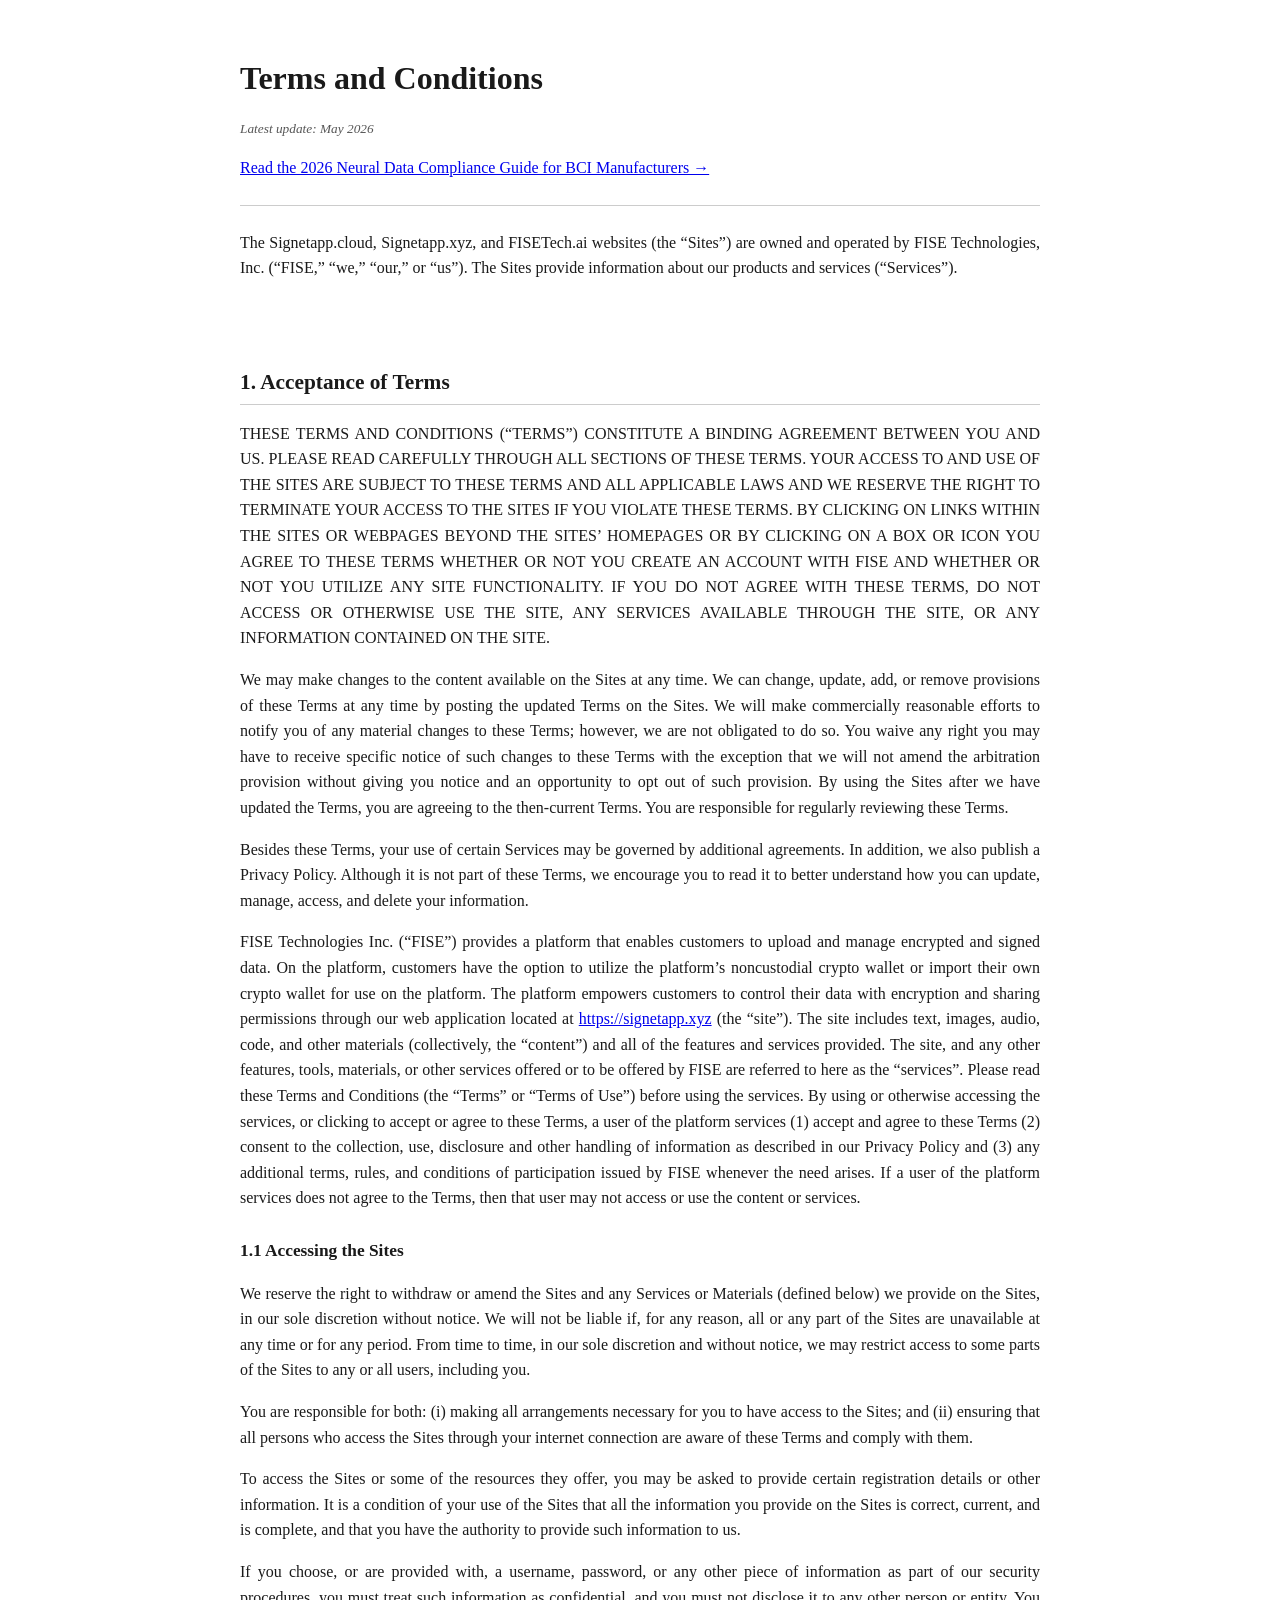
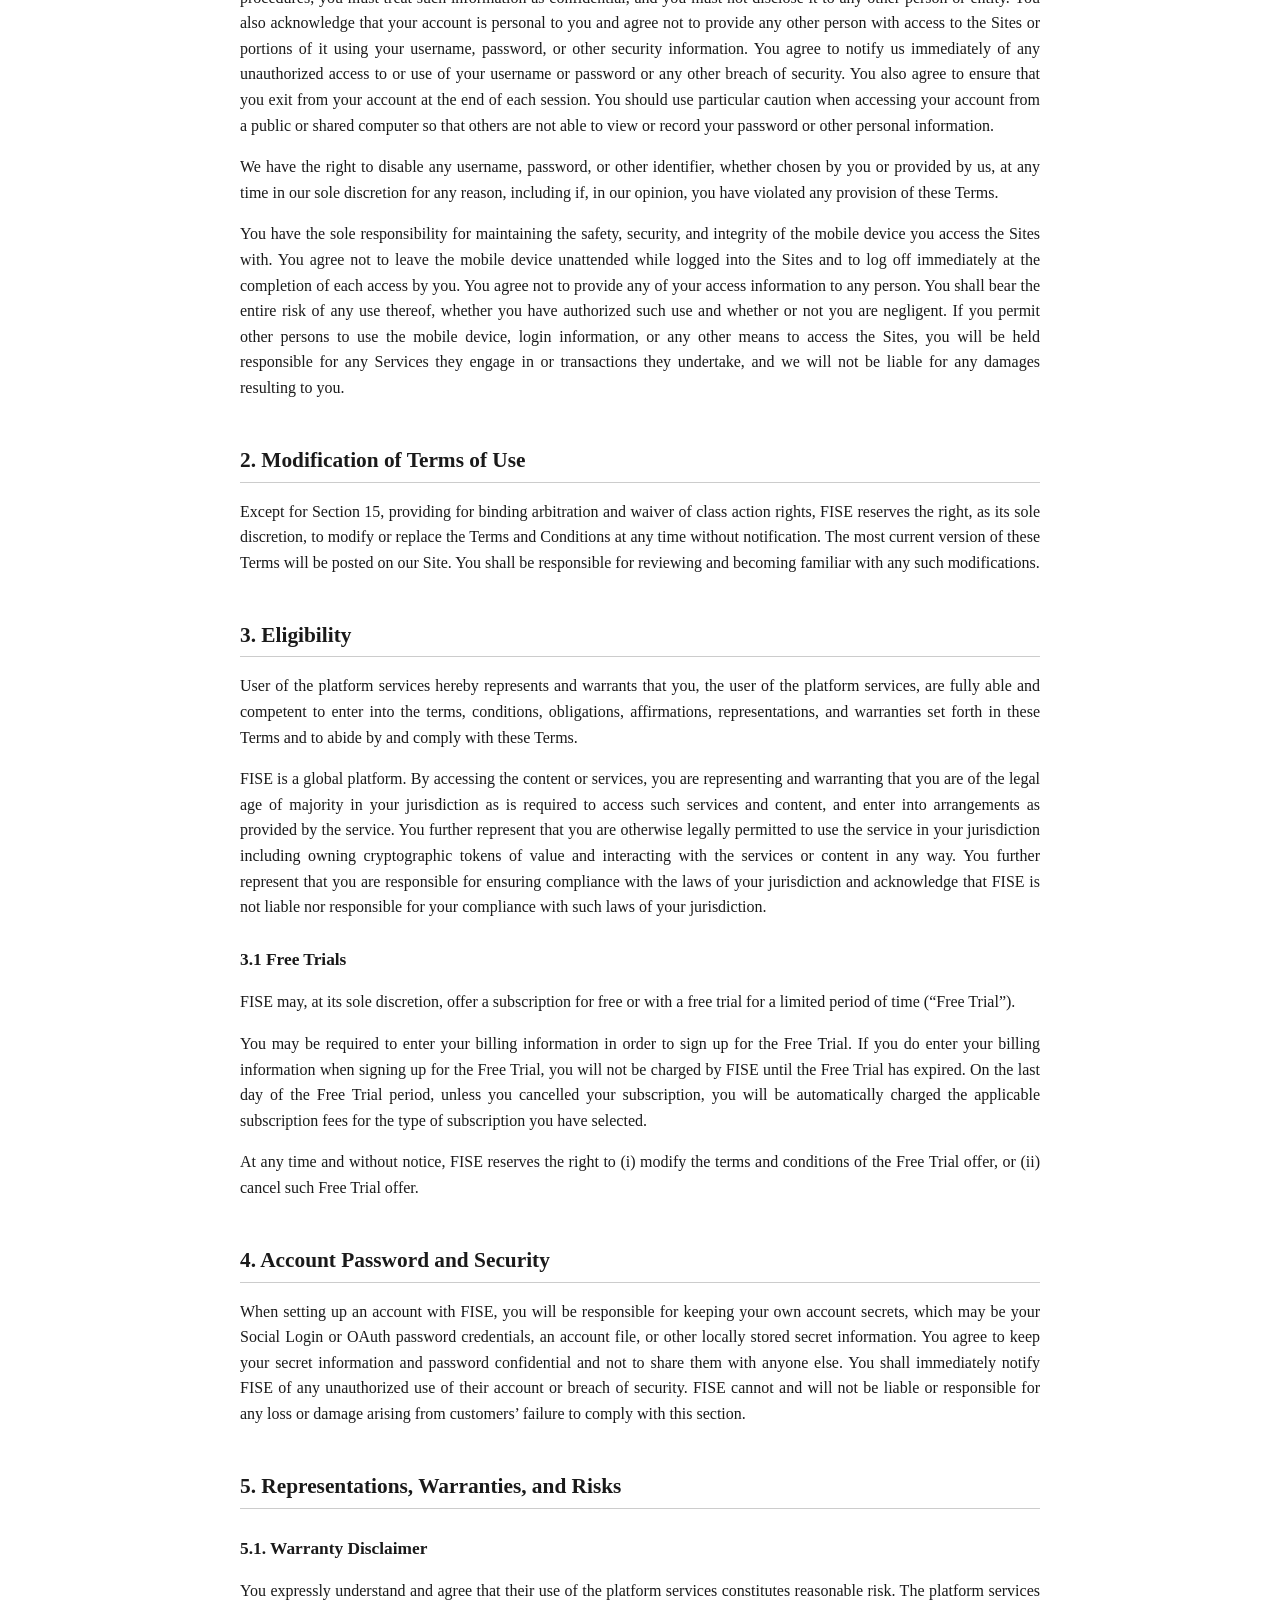
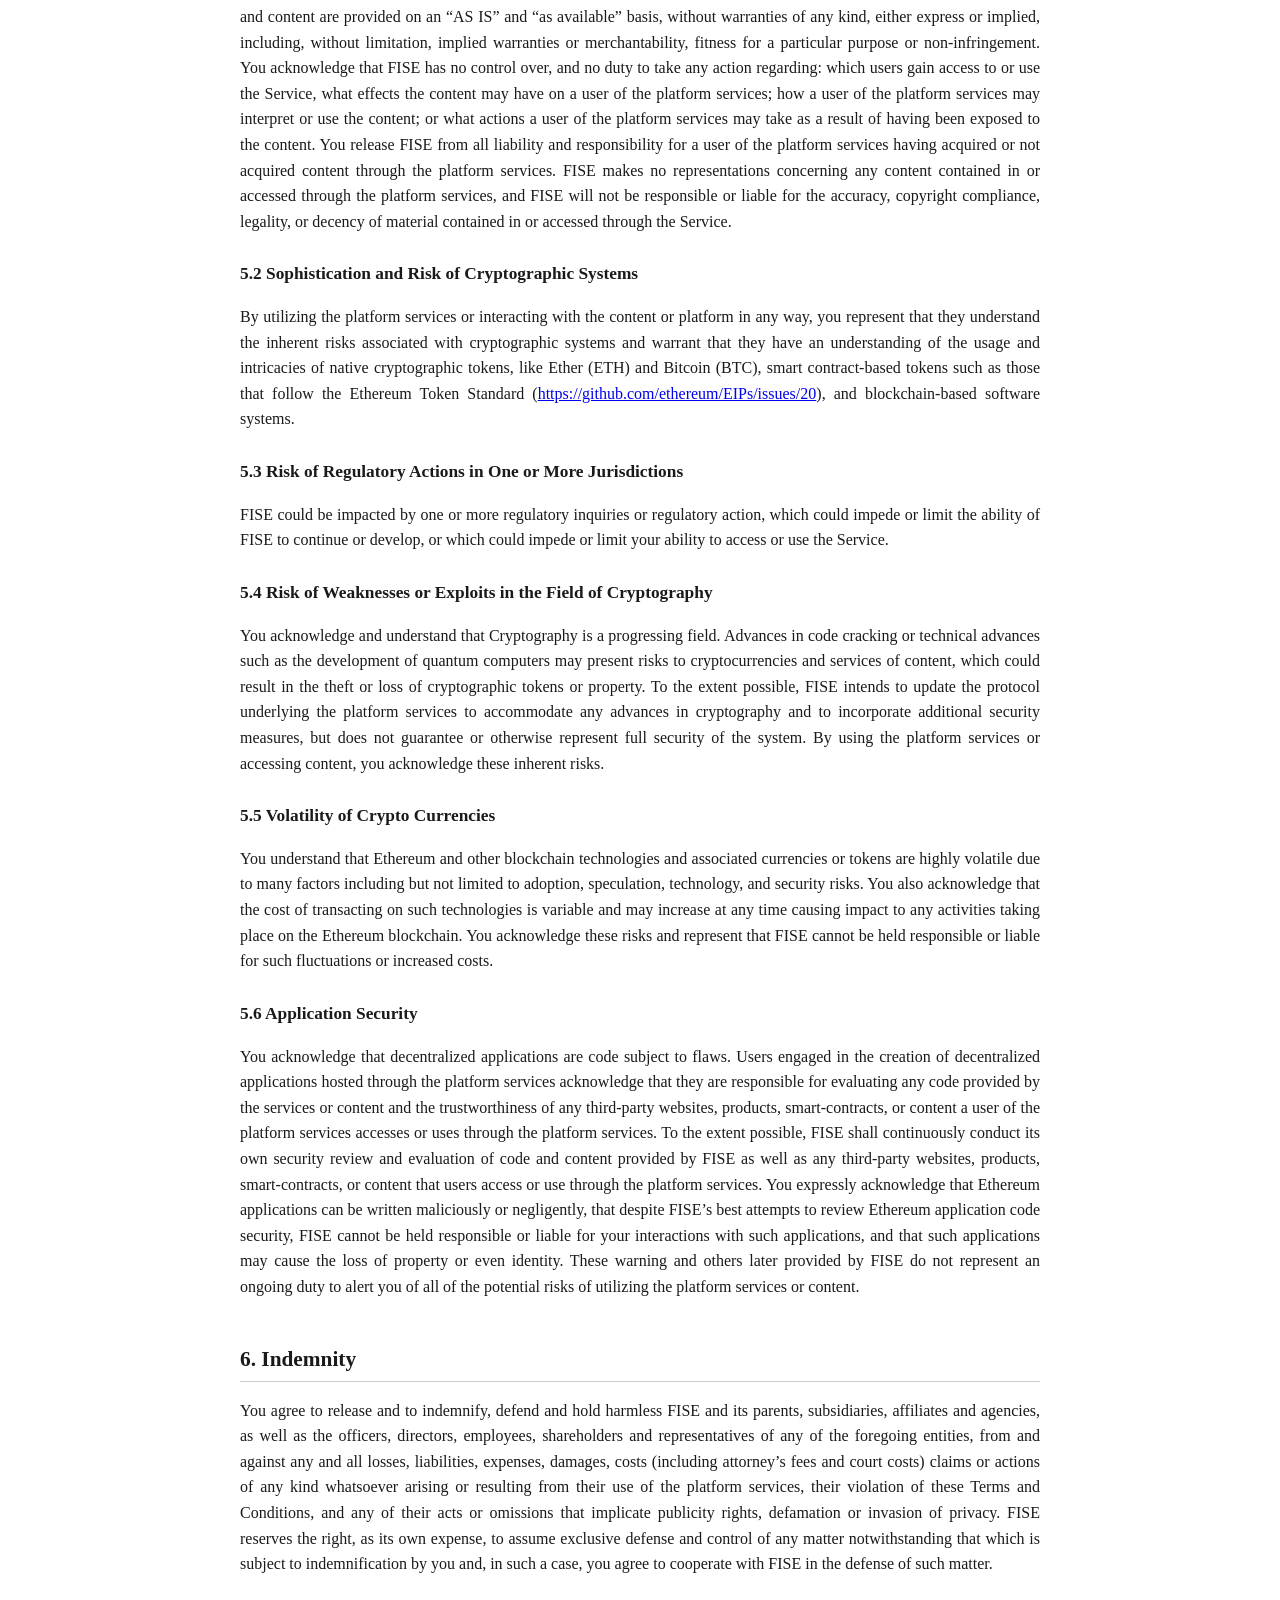
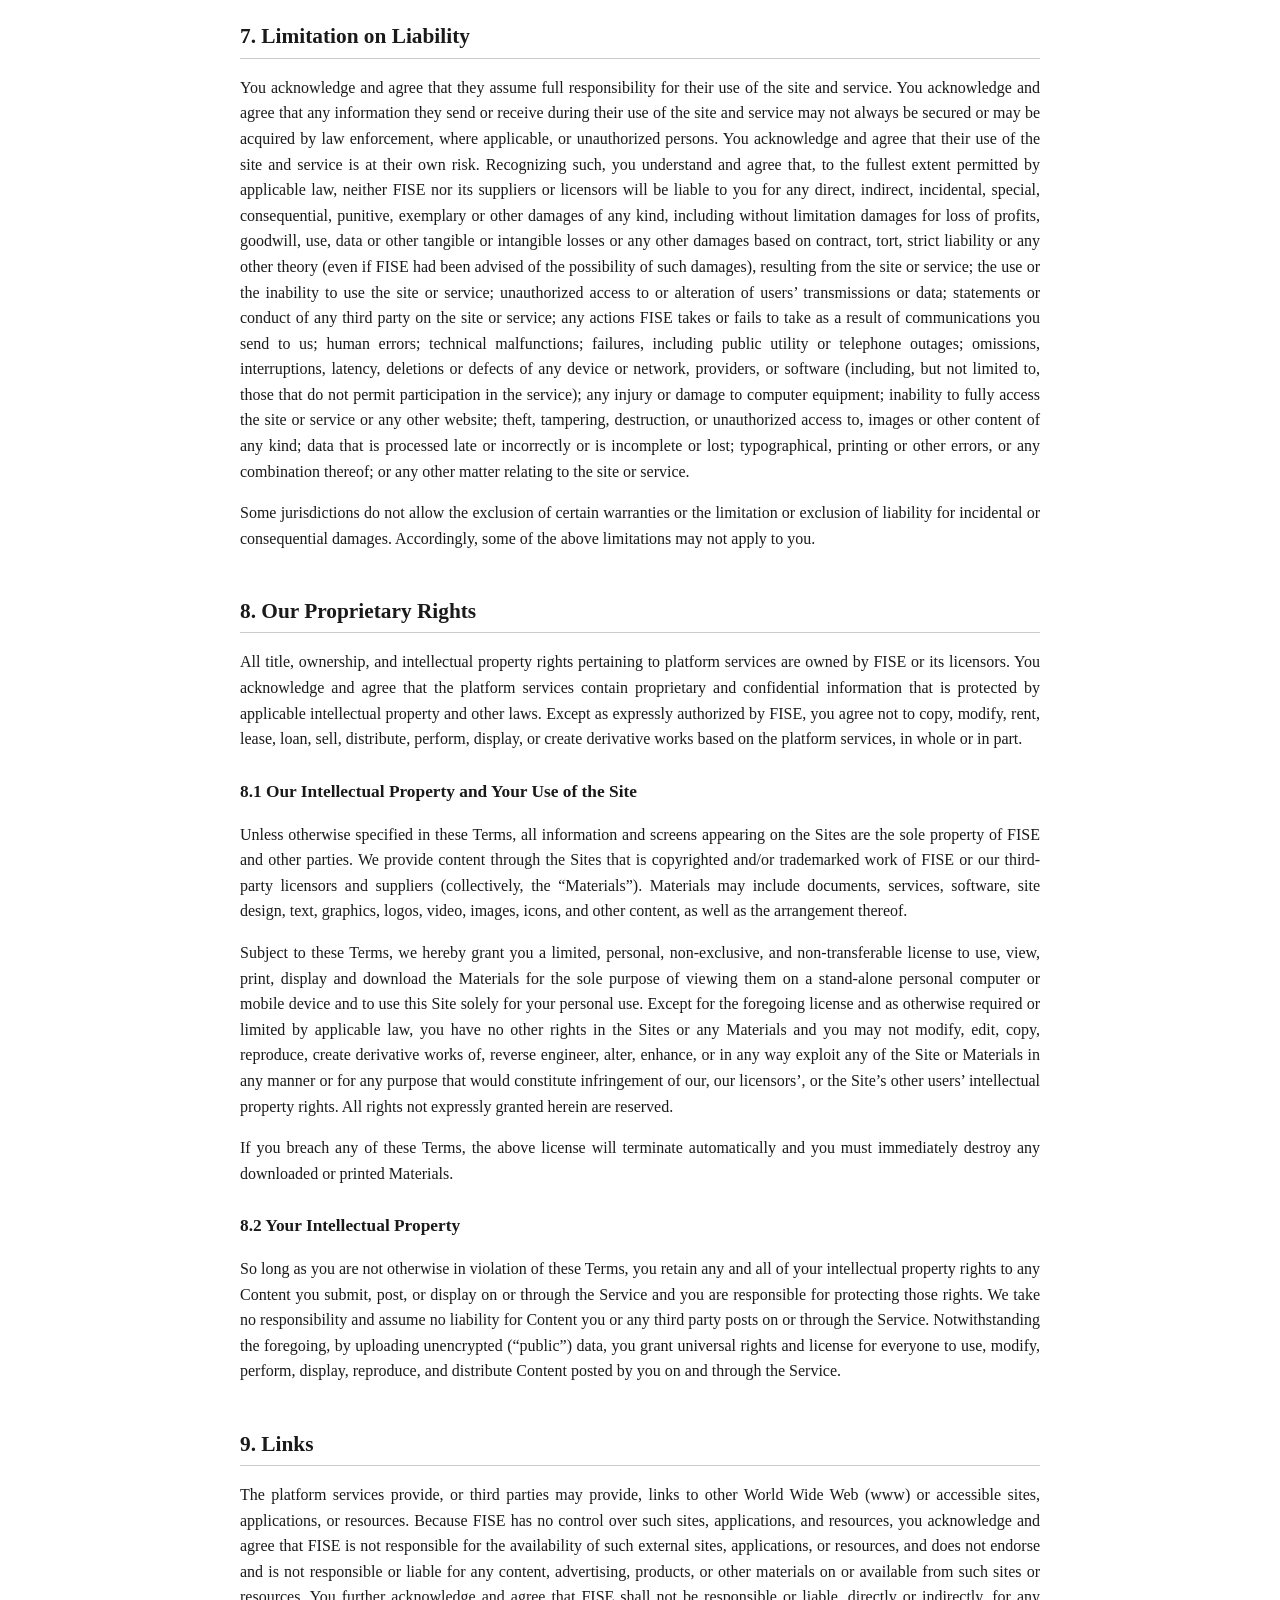
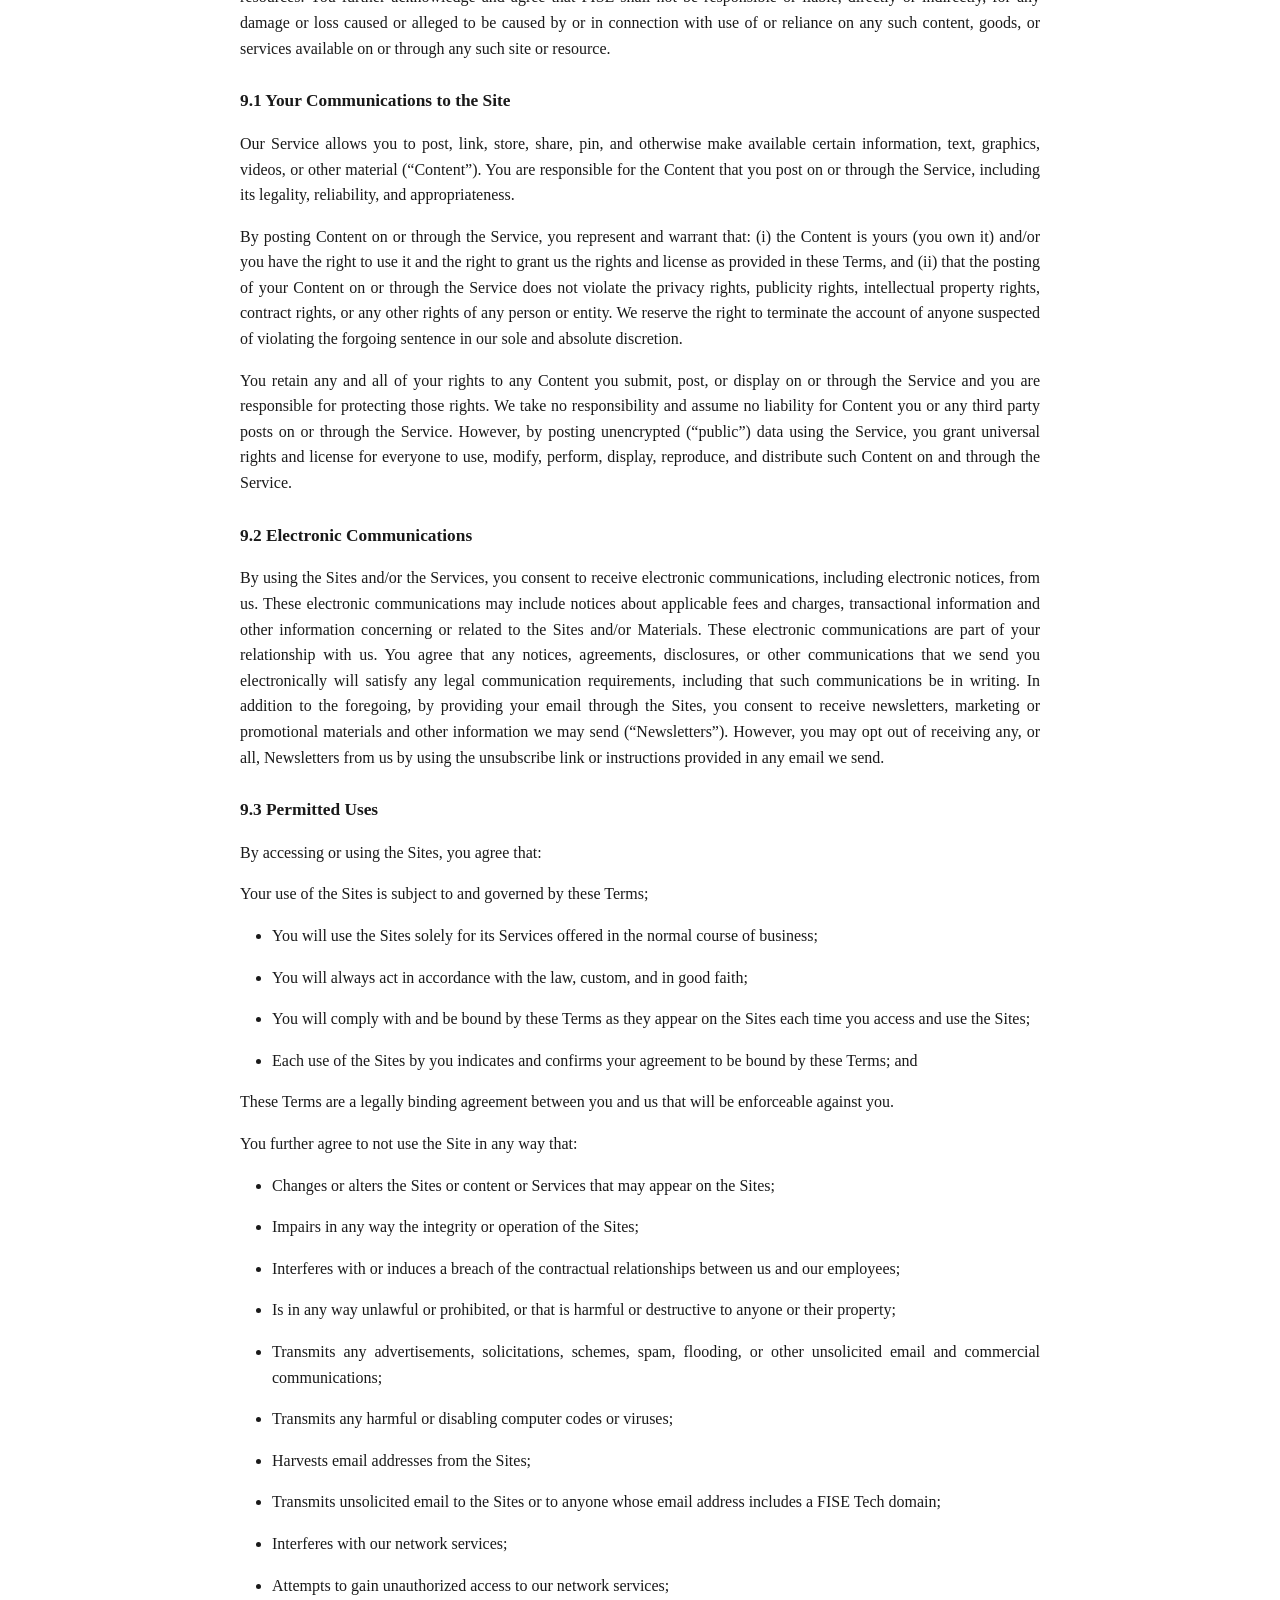
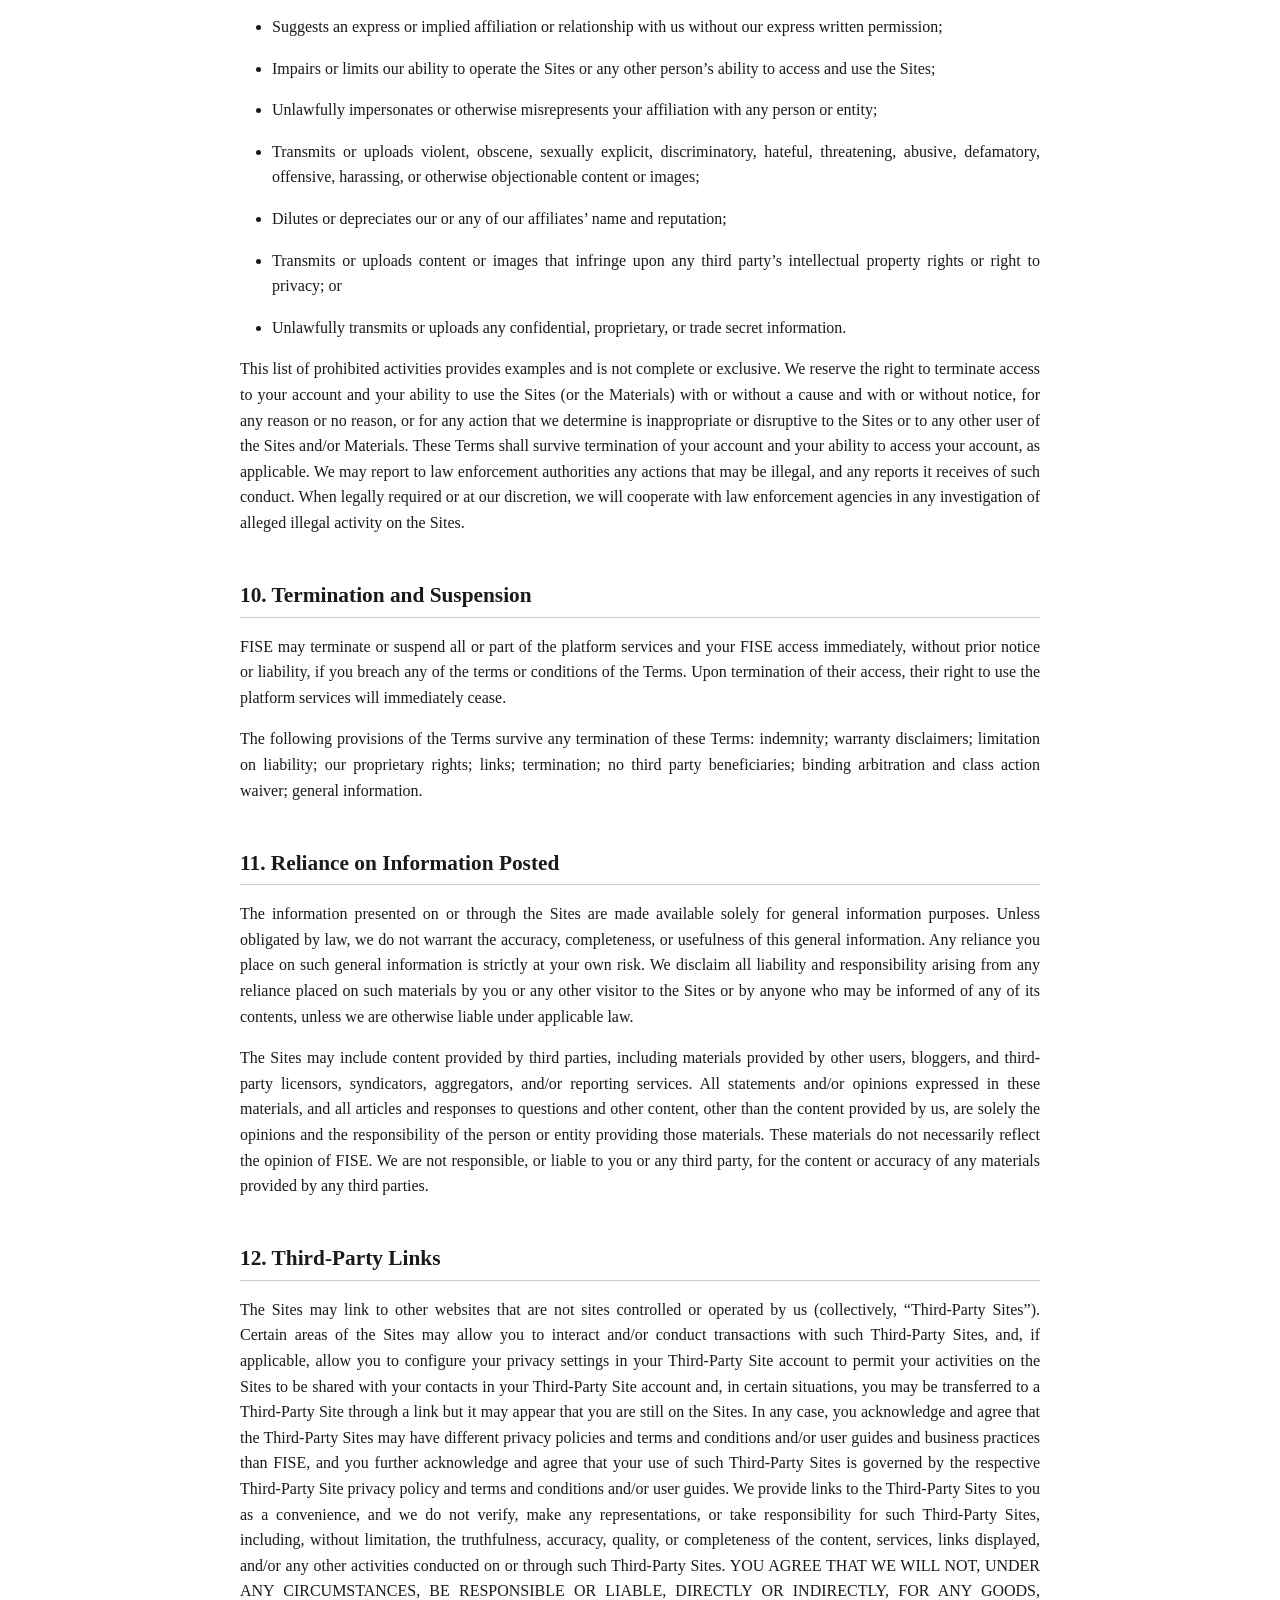
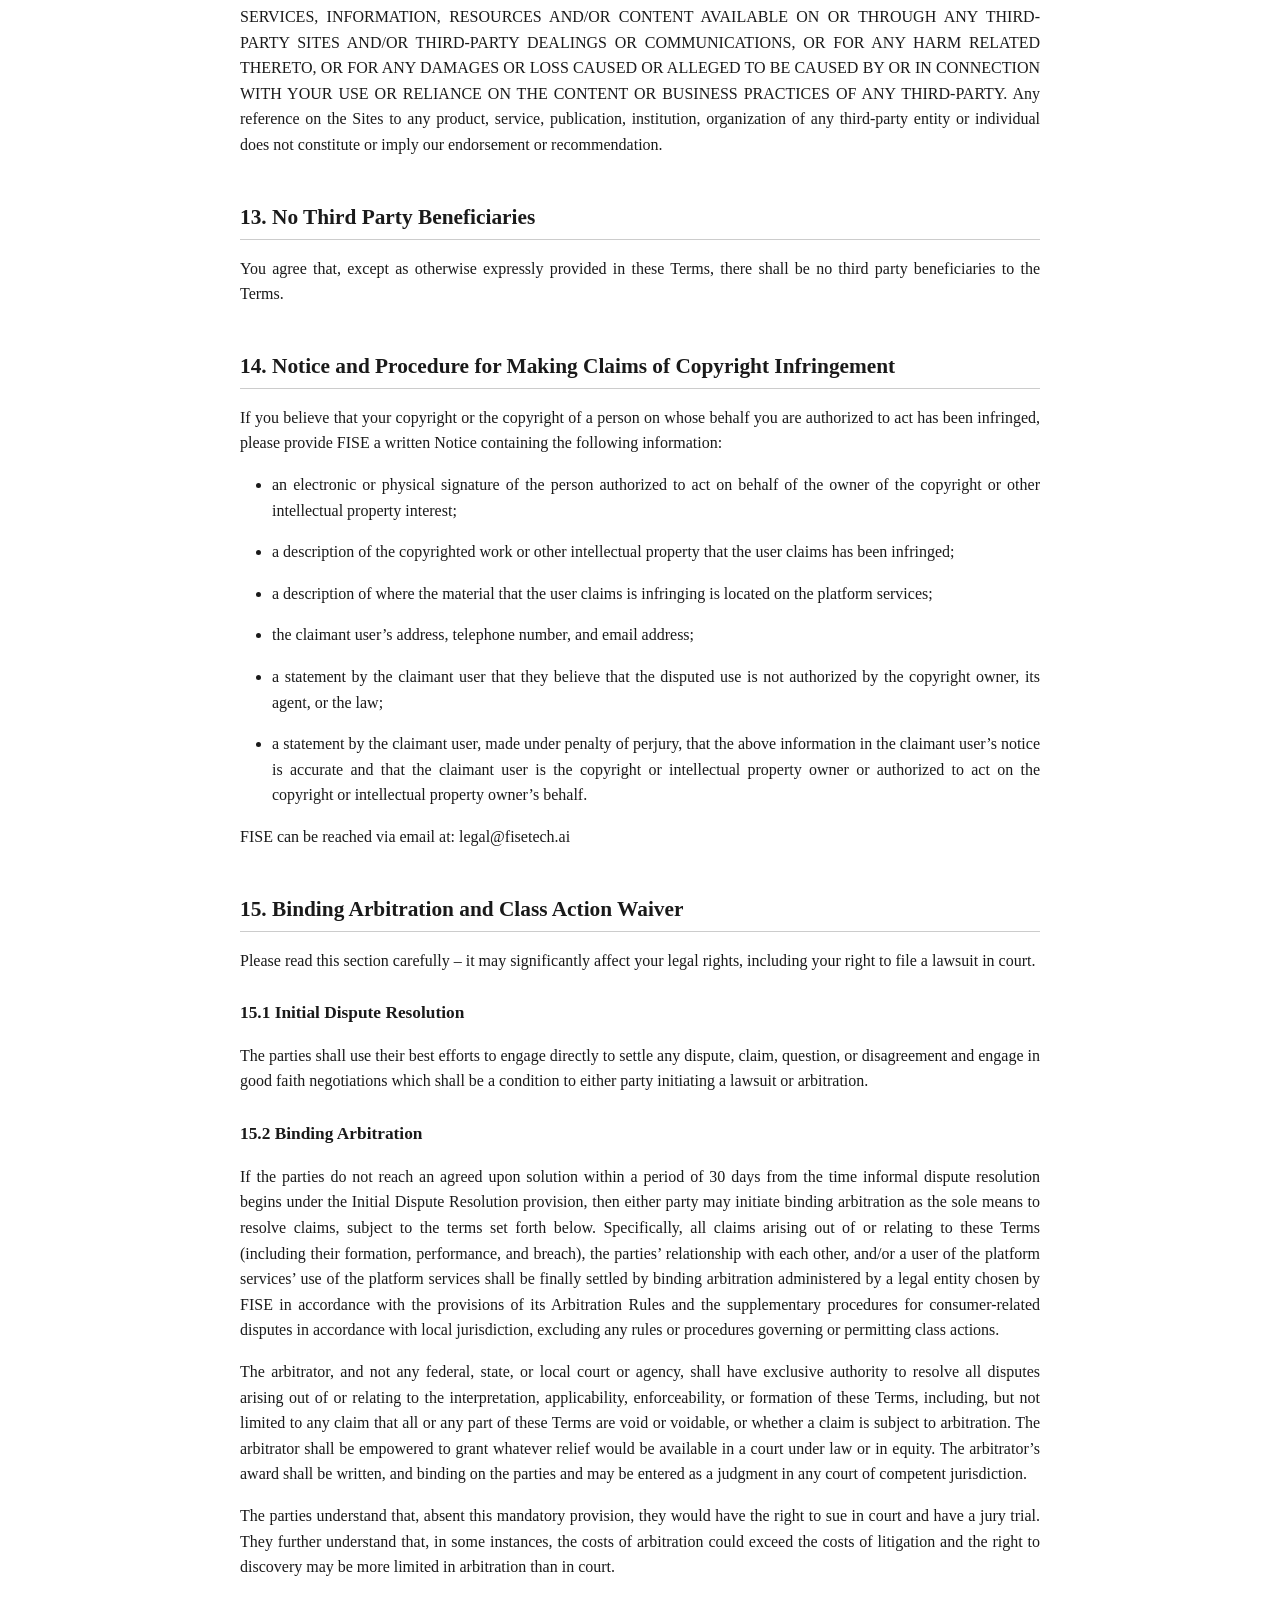
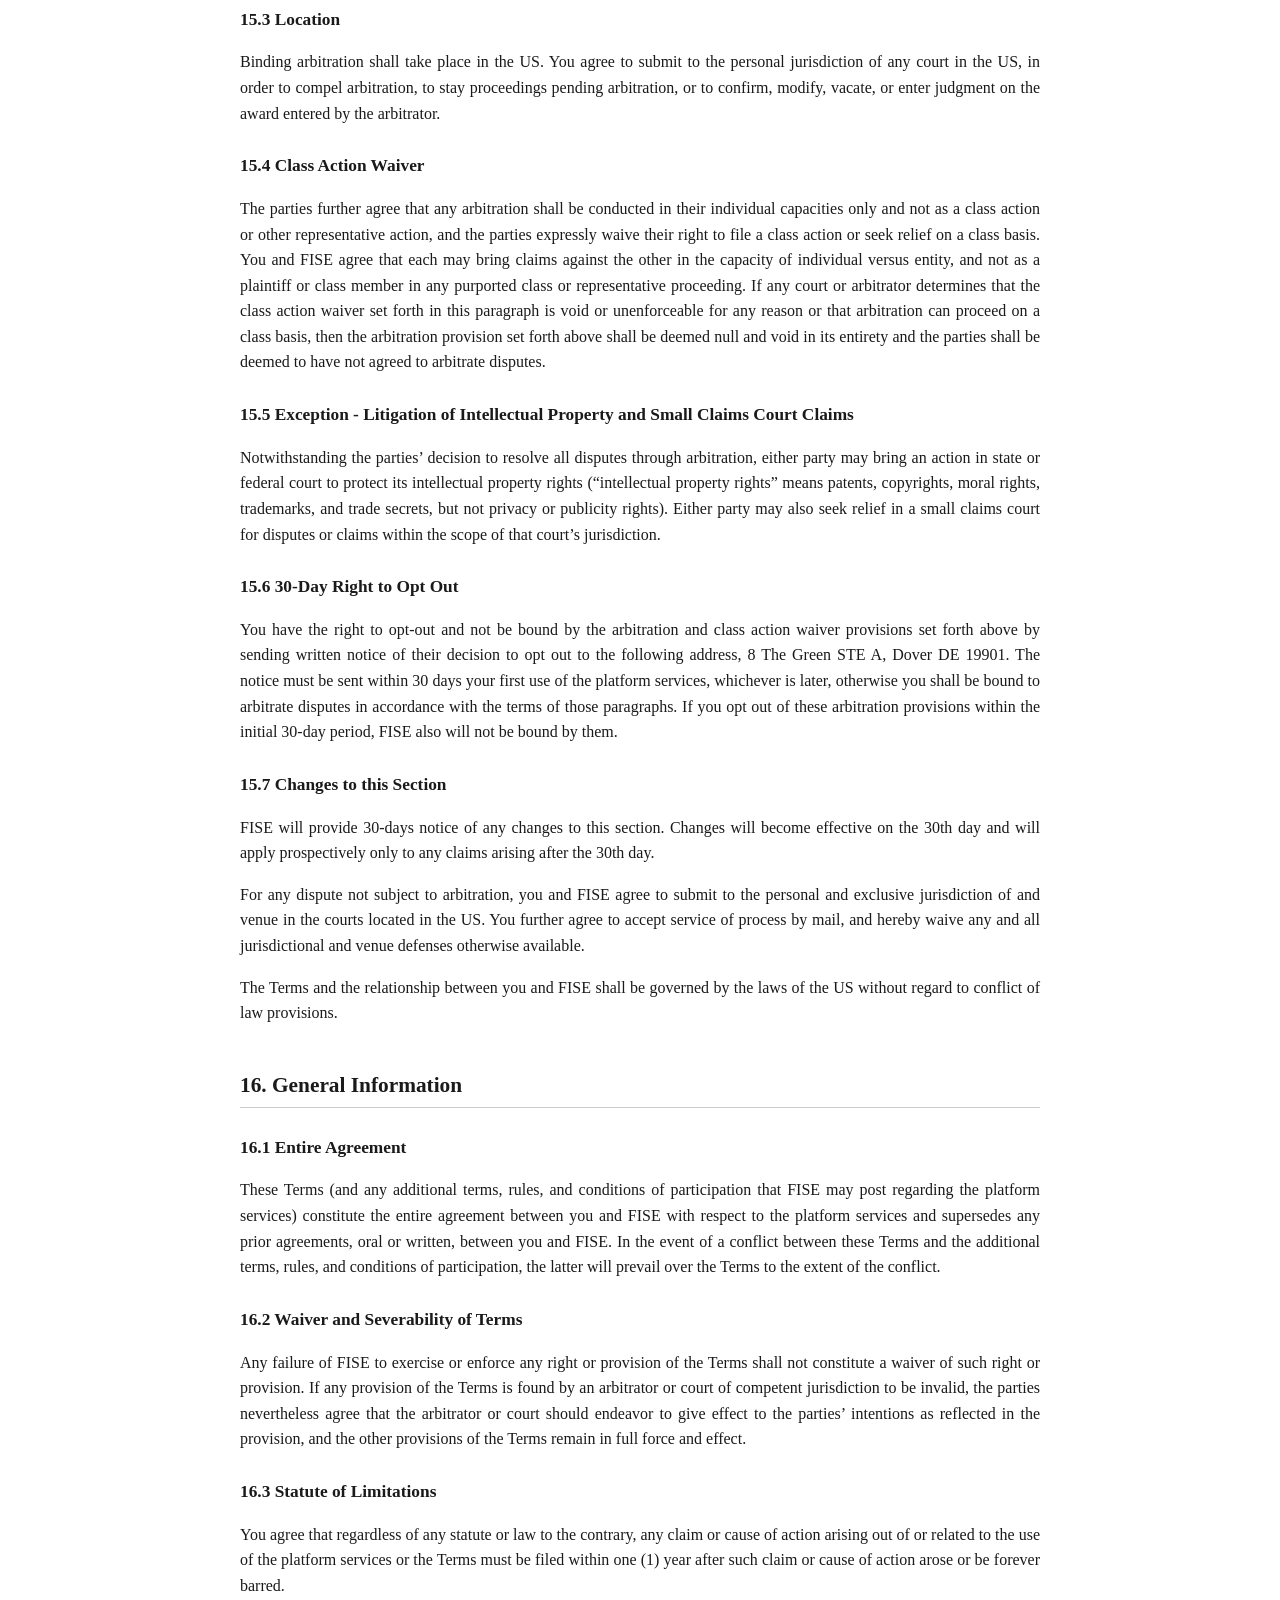
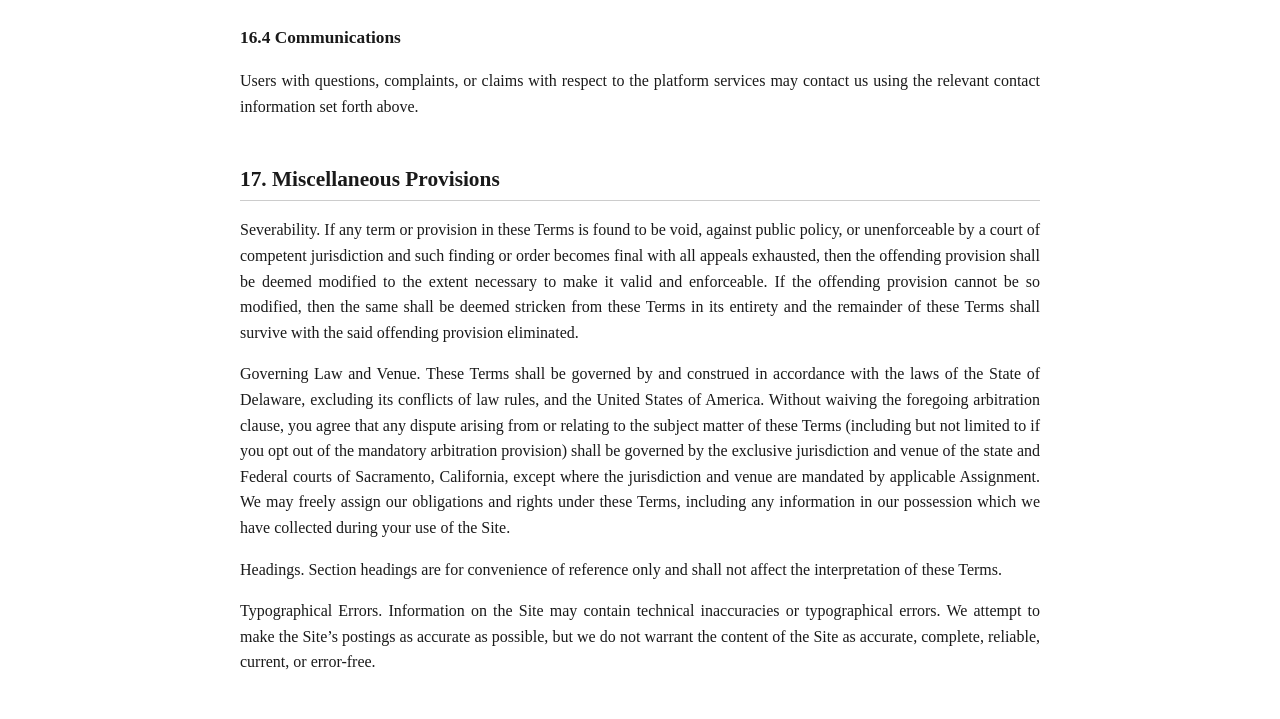
<file: terms-conditions-May2026.html>
<!DOCTYPE html>
<html lang="en">
<head>
    <meta http-equiv="content-type" content="text/html; charset=utf-8"/>
    <link rel="icon" type="image/png" href="images/favicon.png">
    <title>Terms &amp; Conditions</title>
    <meta name="generator" content="LibreOffice 25.2.5.2 (MacOSX)"/>
    <style>
        body {
            font-family: Georgia, "Times New Roman", serif;
            font-size: 12pt;
            font-weight: normal;
            line-height: 1.6;
            color: #1a1a1a;
            max-width: 800px;
            margin: 0 auto;
            padding: 2rem 3rem;
            text-align: justify;
        }

        h1 {
            font-size: 24pt;
            font-weight: bold;
            margin-bottom: 0.25em;
        }

        h2 {
            font-size: 16pt;
            font-weight: bold;
            margin-top: 2em;
            margin-bottom: 0.5em;
            padding-bottom: 0.2em;
            border-bottom: 1px solid #ccc;
        }

        h3 {
            font-size: 13pt;
            font-weight: bold;
            margin-top: 1.5em;
            margin-bottom: 0.4em;
        }

        h4 {
            font-size: 12pt;
            font-weight: bold;
            margin-top: 1.25em;
            margin-bottom: 0.4em;
        }

        p {
            margin-bottom: 0.75em;
        }

        p.terms-intro {
            font-size: 12pt;
            font-weight: normal;
        }

        p.preamble {
            font-size: 11pt;
            font-style: italic;
            border-left: 3px solid #ccc;
            padding-left: 1em;
            margin-bottom: 1em;
            color: #444;
        }

        p.update-date {
            font-style: italic;
            font-size: 10pt;
            color: #555;
            margin-bottom: 1em;
        }

        ul {
            padding-left: 2em;
            margin-bottom: 0.75em;
        }

        li {
            margin-bottom: 0.4em;
        }

        hr {
            border: none;
            border-top: 1px solid #ccc;
            margin: 1.5em 0;
        }

        @media print {
            body {
                font-size: 10pt;
                padding: 0;
                max-width: none;
                color: #000;
            }

            h2 {
                page-break-after: avoid;
            }

            ul, p {
                page-break-inside: avoid;
            }
        }
    </style>
</head>
<body lang="en-US" dir="ltr"><h1 id="terms-and-conditions">Terms and Conditions</h1>
<p class="update-date">Latest update: May 2026</p>
<p><a href="BCI-Manufacturers-Guide-2026-Final.pdf" target="_blank" rel="noopener noreferrer">Read the 2026 Neural Data Compliance Guide for BCI Manufacturers &rarr;</a></p>
<hr/>

<p class=”preamble”>The
Signetapp.cloud, Signetapp.xyz, and FISETech.ai websites (the
“Sites”) are owned and operated by FISE Technologies, Inc.
(“FISE,” “we,” “our,” or “us”). The Sites provide
information about our products and services (“Services”).
</p>
<p><br/>

</p>
<h2 id="1-acceptance-of-terms">1. Acceptance
    of Terms</h2>
<p class=”terms-intro”>THESE
    TERMS AND CONDITIONS (“TERMS”) CONSTITUTE A BINDING AGREEMENT
    BETWEEN YOU AND US. PLEASE READ CAREFULLY THROUGH ALL SECTIONS OF
    THESE TERMS. YOUR ACCESS TO AND USE OF THE SITES ARE SUBJECT TO THESE
    TERMS AND ALL APPLICABLE LAWS AND WE RESERVE THE RIGHT TO TERMINATE
    YOUR ACCESS TO THE SITES IF YOU VIOLATE THESE TERMS. BY CLICKING ON
    LINKS WITHIN THE SITES OR WEBPAGES BEYOND THE SITES’ HOMEPAGES OR
    BY CLICKING ON A BOX OR ICON YOU AGREE TO THESE TERMS WHETHER OR NOT
    YOU CREATE AN ACCOUNT WITH FISE AND WHETHER OR NOT YOU UTILIZE ANY
    SITE FUNCTIONALITY. IF YOU DO NOT AGREE WITH THESE TERMS, DO NOT
    ACCESS OR OTHERWISE USE THE SITE, ANY SERVICES AVAILABLE THROUGH THE
    SITE, OR ANY INFORMATION CONTAINED ON THE SITE.</p>
<p class="terms-intro">We
    may make changes to the content available on the Sites at any time.
    We can change, update, add, or remove provisions of these Terms at
    any time by posting the updated Terms on the Sites. We will make
    commercially reasonable efforts to notify you of any material changes
    to these Terms; however, we are not obligated to do so. You waive any
    right you may have to receive specific notice of such changes to
    these Terms with the exception that we will not amend the arbitration
    provision without giving you notice and an opportunity to opt out of
    such provision. By using the Sites after we have updated the Terms,
    you are agreeing to the then-current Terms. You are responsible for
    regularly reviewing these Terms.</p>
<p class="terms-intro">Besides
    these Terms, your use of certain Services may be governed by
    additional agreements. In addition, we also publish a Privacy Policy.
    Although it is not part of these Terms, we encourage you to read it
    to better understand how you can update, manage, access, and delete
    your information.
</p>
<p>FISE Technologies Inc. (“FISE”) provides a platform that
    enables customers to upload and manage encrypted and signed data. On
    the platform, customers have the option to utilize the platform’s
    noncustodial crypto wallet or import their own crypto wallet for
    use on the platform. The platform empowers customers to control their
    data with encryption and sharing permissions through our web
    application located at <a href="https://signetapp.xyz/">https://signetapp.xyz</a>
    (the “site”). The site includes text, images, audio, code, and
    other materials (collectively, the “content”) and all of the
    features and services provided. The site, and any other features,
    tools, materials, or other services offered or to be offered by FISE
    are referred to here as the “services”. Please read these Terms
    and Conditions (the “Terms” or “Terms of Use”) before using
    the services. By using or otherwise accessing the services, or
    clicking to accept or agree to these Terms, a user of the platform
    services (1) accept and agree to these Terms (2) consent
    to the collection, use, disclosure and other handling of information
    as described in our Privacy Policy and (3) any additional
    terms, rules, and conditions of participation issued by FISE whenever
    the need arises. If a user of the platform services does not agree to
    the Terms, then that user may not access or use the content or
    services.</p>
<h3 id="11-accessing-the-sites">1.1 Accessing the Sites</h3>
<p>We reserve the right to withdraw or amend the Sites and any
    Services or Materials (defined below) we provide on the Sites, in our
    sole discretion without notice. We will not be liable if, for any
    reason, all or any part of the Sites are unavailable at any time or
    for any period. From time to time, in our sole discretion and without
    notice, we may restrict access to some parts of the Sites to any or
    all users, including you.</p>
<p>You are responsible for both: (i) making all arrangements
    necessary for you to have access to the Sites; and (ii) ensuring that
    all persons who access the Sites through your internet connection are
    aware of these Terms and comply with them.</p>
<p>To access the Sites or some of the resources they offer, you may
    be asked to provide certain registration details or other
    information. It is a condition of your use of the Sites that all the
    information you provide on the Sites is correct, current, and
    is complete, and that you have the authority to provide such information
    to us.
</p>
<p>If you choose, or are provided with, a username, password, or any
    other piece of information as part of our security procedures, you
    must treat such information as confidential, and you must not
    disclose it to any other person or entity. You also acknowledge that
    your account is personal to you and agree not to provide any other
    person with access to the Sites or portions of it using your
    username, password, or other security information. You agree to
    notify us immediately of any unauthorized access to or use of your
    username or password or any other breach of security. You also agree
    to ensure that you exit from your account at the end of each session.
    You should use particular caution when accessing your account from a
    public or shared computer so that others are not able to view or
    record your password or other personal information.</p>
<p>We have the right to disable any username, password, or other
    identifier, whether chosen by you or provided by us, at any time in
    our sole discretion for any reason, including if, in our opinion, you
    have violated any provision of these Terms.</p>
<p>You have the sole responsibility for maintaining the safety,
    security, and integrity of the mobile device you access the Sites
    with. You agree not to leave the mobile device unattended while
    logged into the Sites and to log off immediately at the completion of
    each access by you. You agree not to provide any of your access
    information to any person. You shall bear the entire risk of any use
    thereof, whether you have authorized such use and whether or not you
    are negligent. If you permit other persons to use the mobile device,
    login information, or any other means to access the Sites, you will be
    held responsible for any Services they engage in or transactions they
    undertake, and we will not be liable for any damages resulting to you.</p>
<h2 id="2-modification-of-terms-of-use">2.
    Modification of Terms of Use</h2>
<p>Except for Section 15, providing for binding arbitration and
    waiver of class action rights, FISE reserves the right, as its sole
    discretion, to modify or replace the Terms and Conditions at any time
    without notification. The most current version of these Terms will be
    posted on our Site. You shall be responsible for reviewing and
    becoming familiar with any such modifications.
</p>
<h2 id="3-eligibility">3. Eligibility</h2>
<p>User of the platform services hereby represents and warrants that
    you, the user of the platform services, are fully able and competent
    to enter into the terms, conditions, obligations, affirmations,
    representations, and warranties set forth in these Terms and to abide
    by and comply with these Terms.</p>
<p>FISE is a global platform. By accessing the content or
    services, you are representing and warranting that you are of the
    legal age of majority in your jurisdiction as is required to access
    such services and content, and enter into arrangements as provided by
    the service. You further represent that you are otherwise legally
    permitted to use the service in your jurisdiction including owning
    cryptographic tokens of value and interacting with the services or
    content in any way. You further represent that you are responsible
    for ensuring compliance with the laws of your jurisdiction and
    acknowledge that FISE is not liable nor responsible for your
    compliance with such laws of your jurisdiction.</p>
<h3 id="31-free-trials">3.1 Free Trials</h3>
<p>FISE may, at its sole discretion, offer a subscription for free or
    with a free trial for a limited period of time (“Free Trial”).
</p>
<p>You may be required to enter your billing information in order to
    sign up for the Free Trial. If you do enter your billing information
    when signing up for the Free Trial, you will not be charged by FISE
    until the Free Trial has expired. On the last day of the Free Trial
    period, unless you cancelled your subscription, you will be
    automatically charged the applicable subscription fees for the type
    of subscription you have selected.
</p>
<p>At any time and without notice, FISE reserves the right to (i)
    modify the terms and conditions of the Free Trial offer, or (ii)
    cancel such Free Trial offer.</p>
<h2 id="4-account-password-and-security">4.
    Account Password and Security</h2>
<p>When setting up an account with FISE, you will be responsible
    for keeping your own account secrets, which may be your Social Login
    or OAuth password credentials, an account file, or other locally
    stored secret information. You agree to keep your secret information
    and password confidential and not to share them with anyone else. You
    shall immediately notify FISE of any unauthorized use of their
    account or breach of security. FISE cannot and will not be liable or
    responsible for any loss or damage arising from customers’ failure
    to comply with this section.</p>
<h2 id="5-representations-warranties-and-risks">
    5. Representations, Warranties, and Risks</h2>
<h3 id="51-warranty-disclaimer">5.1.
    Warranty Disclaimer</h3>
<p>You expressly understand and agree that their use of the
    platform services constitutes reasonable risk. The platform services
    and content are provided on an “AS IS” and “as available”
    basis, without warranties of any kind, either express or implied,
    including, without limitation, implied warranties or merchantability,
    fitness for a particular purpose or non-infringement. You acknowledge
    that FISE has no control over, and no duty to take any action
    regarding: which users gain access to or use the Service, what
    effects the content may have on a user of the platform services; how
    a user of the platform services may interpret or use the content; or
    what actions a user of the platform services may take as a result of
    having been exposed to the content. You release FISE from all
    liability and responsibility for a user of the platform services
    having acquired or not acquired content through the platform
    services. FISE makes no representations concerning any content
    contained in or accessed through the platform services, and FISE will
    not be responsible or liable for the accuracy, copyright compliance,
    legality, or decency of material contained in or accessed through the
    Service.</p>
<h3 id="52-sophistication-and-risk-of-cryptographic-systems">
    5.2 Sophistication and Risk of Cryptographic Systems</h3>
<p>By utilizing the platform services or interacting with the
    content or platform in any way, you represent that they understand
    the inherent risks associated with cryptographic systems and warrant
    that they have an understanding of the usage and intricacies of
    native cryptographic tokens, like Ether (ETH) and Bitcoin (BTC),
    smart contract-based tokens such as those that follow the Ethereum
    Token Standard (<a href="https://github.com/ethereum/EIPs/issues/20" target="_blank">https://github.com/ethereum/EIPs/issues/20</a>),
    and blockchain-based software systems.</p>
<h3 id="53-risk-of-regulatory-actions-in-one-or-more-jurisdictions">
    5.3 Risk of Regulatory Actions in One or More Jurisdictions</h3>
<p>FISE could be impacted by one or more regulatory inquiries or
    regulatory action, which could impede or limit the ability of FISE to
    continue or develop, or which could impede or limit your ability to
    access or use the Service.</p>
<h3 id="54-risk-of-weaknesses-or-exploits-in-the-field-of-cryptography">
    5.4 Risk of Weaknesses or Exploits in the Field of Cryptography</h3>
<p>You acknowledge and understand that Cryptography is a
    progressing field. Advances in code cracking or technical advances
    such as the development of quantum computers may present risks to
    cryptocurrencies and services of content, which could result in the
    theft or loss of cryptographic tokens or property. To the extent
    possible, FISE intends to update the protocol underlying the platform
    services to accommodate any advances in cryptography and to
    incorporate additional security measures, but does not guarantee or
    otherwise represent full security of the system. By using the
    platform services or accessing content, you acknowledge these
    inherent risks.</p>
<h3 id="55-volatility-of-crypto-currencies">5.5
    Volatility of Crypto Currencies</h3>
<p>You understand that Ethereum and other blockchain technologies and
    associated currencies or tokens are highly volatile due to many
    factors including but not limited to adoption, speculation,
    technology, and security risks. You also acknowledge that the cost of
    transacting on such technologies is variable and may increase at any
    time causing impact to any activities taking place on the Ethereum
    blockchain. You acknowledge these risks and represent that FISE
    cannot be held responsible or liable for such fluctuations or
    increased costs.
</p>
<h3 id="56-application-security">5.6
    Application Security</h3>
<p>You acknowledge that decentralized applications are code
    subject to flaws. Users engaged in the creation of decentralized
    applications hosted through the platform services
    acknowledge that they are responsible for evaluating any code
    provided by the services or content and the trustworthiness of any
    third-party websites, products, smart-contracts, or content a user of
    the platform services accesses or uses through the platform services.
    To the extent possible, FISE shall continuously conduct its own
    security review and evaluation of code and content provided by FISE
    as well as any third-party websites, products, smart-contracts, or
    content that users access or use through the platform services. You
    expressly acknowledge that Ethereum applications can be written
    maliciously or negligently, that despite FISE’s best attempts to
    review Ethereum application code security, FISE cannot be held
    responsible or liable for your interactions with such applications,
    and that such applications may cause the loss of property or even
    identity. These warning and others later provided by FISE do not
    represent an ongoing duty to alert you of all of the potential risks
    of utilizing the platform services or content.</p>
<h2 id="6-indemnity">6. Indemnity</h2>
<p>You agree to release and to indemnify, defend and hold harmless
    FISE and its parents, subsidiaries, affiliates and agencies, as well
    as the officers, directors, employees, shareholders and
    representatives of any of the foregoing entities, from and against
    any and all losses, liabilities, expenses, damages, costs (including
    attorney’s fees and court costs) claims or actions of any kind
    whatsoever arising or resulting from their use of the platform
    services, their violation of these Terms and Conditions, and any of
    their acts or omissions that implicate publicity rights, defamation
    or invasion of privacy. FISE reserves the right, as its own expense,
    to assume exclusive defense and control of any matter notwithstanding
    that which is subject to indemnification by you and, in such a case,
    you agree to cooperate with FISE in the defense of such matter.</p>
<h2 id="7-limitation-on-liability">7.
    Limitation on Liability</h2>
<p>You acknowledge and agree that they assume full responsibility
    for their use of the site and service. You acknowledge and agree that
    any information they send or receive during their use of the site and
    service may not always be secured or may be acquired by law
    enforcement, where applicable, or unauthorized persons. You
    acknowledge and agree that their use of the site and service is at
    their own risk. Recognizing such, you understand and agree that, to
    the fullest extent permitted by applicable law, neither FISE nor its
    suppliers or licensors will be liable to you for any direct,
    indirect, incidental, special, consequential, punitive, exemplary or
    other damages of any kind, including without limitation damages for
    loss of profits, goodwill, use, data or other tangible or intangible
    losses or any other damages based on contract, tort, strict liability
    or any other theory (even if FISE had been advised of the possibility
    of such damages), resulting from the site or service; the use or the
    inability to use the site or service; unauthorized access to or
    alteration of users’ transmissions or data; statements or conduct
    of any third party on the site or service; any actions FISE takes or
    fails to take as a result of communications you send to us; human
    errors; technical malfunctions; failures, including public utility or
    telephone outages; omissions, interruptions, latency, deletions or
    defects of any device or network, providers, or software (including,
    but not limited to, those that do not permit participation in the
    service); any injury or damage to computer equipment; inability to
    fully access the site or service or any other website; theft,
    tampering, destruction, or unauthorized access to, images or other
    content of any kind; data that is processed late or incorrectly or is
    incomplete or lost; typographical, printing or other errors, or any
    combination thereof; or any other matter relating to the site or
    service.</p>
<p>Some jurisdictions do not allow the exclusion of certain
    warranties or the limitation or exclusion of liability for incidental
    or consequential damages. Accordingly, some of the above limitations
    may not apply to you.</p>
<h2 id="8-our-proprietary-rights">8. Our
    Proprietary Rights</h2>
<p>All title, ownership, and intellectual property rights
    pertaining to platform services are owned by FISE or its licensors.
    You acknowledge and agree that the platform services contain
    proprietary and confidential information that is protected by
    applicable intellectual property and other laws. Except as expressly
    authorized by FISE, you agree not to copy, modify, rent, lease, loan,
    sell, distribute, perform, display, or create derivative works based
    on the platform services, in whole or in part.</p>
<h3 id="81-our-intellectual-property-and-your-use-of-the-site">8.1 Our Intellectual
    Property and Your Use of the Site</h3>
<p>Unless otherwise specified in these Terms, all information and
    screens appearing on the Sites are the sole property of FISE and
    other parties. We provide content through the Sites that is
    copyrighted and/or trademarked work of FISE or our third-party
    licensors and suppliers (collectively, the “Materials”).
    Materials may include documents, services, software, site design,
    text, graphics, logos, video, images, icons, and other content, as
    well as the arrangement thereof.
</p>
<p>Subject to these Terms, we hereby grant you a limited, personal,
    non-exclusive, and non-transferable license to use, view, print,
    display and download the Materials for the sole purpose of viewing
    them on a stand-alone personal computer or mobile device and to use
    this Site solely for your personal use. Except for the foregoing
    license and as otherwise required or limited by applicable law, you
    have no other rights in the Sites or any Materials and you may not
    modify, edit, copy, reproduce, create derivative works of, reverse
    engineer, alter, enhance, or in any way exploit any of the Site or
    Materials in any manner or for any purpose that would constitute
    infringement of our, our licensors’, or the Site’s other users’
    intellectual property rights. All rights not expressly granted herein
    are reserved.
</p>
<p>If you breach any of these Terms, the above license will terminate
    automatically and you must immediately destroy any downloaded or
    printed Materials.</p>
<h3 id="82-your-intellectual-property">8.2 Your
    Intellectual Property</h3>
<p>So long as you are not otherwise in violation of these Terms, you
    retain any and all of your intellectual property rights to any
    Content you submit, post, or display on or through the Service and you
    are responsible for protecting those rights. We take no
    responsibility and assume no liability for Content you or any third
    party posts on or through the Service. <span style="background: transparent">Notwithstanding
the foregoing, by uploading unencrypted (“public”) data, you
grant universal rights and license for everyone to use, modify,
perform, display, reproduce, and distribute Content posted by you on
and through the Service.</span></p>
<h2 id="9-links">9. Links</h2>
<p>The platform services provide, or third parties may provide, links
    to other World Wide Web (www) or accessible sites, applications, or
    resources. Because FISE has no control over such sites, applications,
    and resources, you acknowledge and agree that FISE is not responsible
    for the availability of such external sites, applications, or
    resources, and does not endorse and is not responsible or liable for
    any content, advertising, products, or other materials on or
    available from such sites or resources. You further acknowledge and
    agree that FISE shall not be responsible or liable, directly or
    indirectly, for any damage or loss caused or alleged to be caused by
    or in connection with use of or reliance on any such content, goods,
    or services available on or through any such site or resource.</p>
<h3 id="91-your-communications-to-the-site">9.1 Your
    Communications to the Site</h3>
<p>Our Service allows you to post, link, store, share, pin, and
    otherwise make available certain information, text, graphics, videos,
    or other material (“Content”). You are responsible for the
    Content that you post on or through the Service, including its
    legality, reliability, and appropriateness.</p>
<p>By posting Content on or through the Service, you represent and
    warrant that: (i) the Content is yours (you own it) and/or you have
    the right to use it and the right to grant us the rights and license
    as provided in these Terms, and (ii) that the posting of your Content
    on or through the Service does not violate the privacy rights,
    publicity rights, intellectual property rights, contract rights, or
    any other rights of any person or entity. We reserve the right to
    terminate the account of anyone suspected of violating the forgoing
    sentence in our sole and absolute discretion.</p>
<p>You retain any and all of your rights to any Content you submit,
    post, or display on or through the Service and you are responsible for
    protecting those rights. We take no responsibility and assume no
    liability for Content you or any third party posts on or through the
    Service. <span style="background: transparent">However, by posting
unencrypted (“public”) data using the Service, you grant universal
rights and license for everyone to use, modify, perform, display,
reproduce, and distribute such Content on and through the Service.</span></p>
<h3 id="92-electronic-communications">9.2 Electronic Communications</h3>
<p>By using the Sites and/or the Services, you consent to receive
    electronic communications, including electronic notices, from us.
    These electronic communications may include notices about applicable
    fees and charges, transactional information and other information
    concerning or related to the Sites and/or Materials. These electronic
    communications are part of your relationship with us. You agree that
    any notices, agreements, disclosures, or other communications that we
    send you electronically will satisfy any legal communication
    requirements, including that such communications be in writing. In
    addition to the foregoing, by providing your email through the Sites,
    you consent to receive newsletters, marketing or promotional
    materials and other information we may send (“Newsletters”).
    However, you may opt out of receiving any, or all, Newsletters from
    us by using the unsubscribe link or instructions provided in any
    email we send.</p>
<h3 id="93-permitted-uses">9.3 Permitted Uses</h3>
<p>By accessing or using the Sites, you agree that:</p>
<p>Your use of the Sites is subject to and governed by these Terms;</p>
<ul>
    <li><p>You will use the Sites solely for its Services offered in the
        normal course of business;</p></li>
    <li><p>You will always act in accordance with the law, custom, and
        in good faith;</p></li>
    <li><p>You will comply with and be bound by these Terms as they
        appear on the Sites each time you access and use the Sites;</p></li>
    <li><p>Each use of the Sites by you indicates and confirms your
        agreement to be bound by these Terms; and</p></li>
</ul>
<p>These Terms are a legally binding agreement between you and us
    that will be enforceable against you.</p>
<p>You further agree to not use the Site in any way that:</p>
<ul>
    <li><p>Changes or alters the Sites or content or Services that may
        appear on the Sites;</p></li>
    <li><p>Impairs in any way the integrity or operation of the Sites;</p></li>
    <li><p>Interferes with or induces a breach of the contractual
        relationships between us and our employees;</p></li>
    <li><p>Is in any way unlawful or prohibited, or that is harmful or
        destructive to anyone or their property;</p></li>
    <li><p>Transmits any advertisements, solicitations, schemes, spam,
        flooding, or other unsolicited email and commercial communications;</p></li>
    <li><p>Transmits any harmful or disabling computer codes or viruses;</p></li>
    <li><p>Harvests email addresses from the Sites;</p></li>
    <li><p>Transmits unsolicited email to the Sites or to anyone whose
        email address includes a FISE Tech domain;</p></li>
    <li><p>Interferes with our network services;</p></li>
    <li><p>Attempts to gain unauthorized access to our network services;</p></li>
    <li><p>Suggests an express or implied affiliation or relationship
        with us without our express written permission;</p></li>
    <li><p>Impairs or limits our ability to operate the Sites or any
        other person’s ability to access and use the Sites;</p></li>
    <li><p>Unlawfully impersonates or otherwise misrepresents your
        affiliation with any person or entity;</p></li>
    <li><p>Transmits or uploads violent, obscene, sexually explicit,
        discriminatory, hateful, threatening, abusive, defamatory,
        offensive, harassing, or otherwise objectionable content or images;</p></li>
    <li><p>Dilutes or depreciates our or any of our affiliates’ name
        and reputation;</p></li>
    <li><p>Transmits or uploads content or images that infringe upon any
        third party’s intellectual property rights or right to privacy; or</p></li>
    <li><p>Unlawfully transmits or uploads any confidential, proprietary,
        or trade secret information.</p></li>
</ul>
<p>This list of prohibited activities provides examples and is not
    complete or exclusive. We reserve the right to terminate access to
    your account and your ability to use the Sites (or the Materials)
    with or without a cause and with or without notice, for any reason or
    no reason, or for any action that we determine is inappropriate or
    disruptive to the Sites or to any other user of the Sites and/or
    Materials. These Terms shall survive termination of your account and
    your ability to access your account, as applicable. We may report to
    law enforcement authorities any actions that may be illegal, and any
    reports it receives of such conduct. When legally required or at our
    discretion, we will cooperate with law enforcement agencies in any
    investigation of alleged illegal activity on the Sites.</p>
<h2 id="10-termination-and-suspension">
    10. Termination and Suspension</h2>
<p>FISE may terminate or suspend all or part of the platform
    services and your FISE access immediately, without prior notice or
    liability, if you breach any of the terms or conditions of the Terms.
    Upon termination of their access, their right to use the platform
    services will immediately cease.</p>
<p>The following provisions of the Terms survive any termination
    of these Terms: indemnity; warranty disclaimers; limitation on
    liability; our proprietary rights; links; termination; no third party
    beneficiaries; binding arbitration and class action waiver; general
    information.</p>
<h2 id="11-reliance-on-information-posted">11. Reliance on
    Information Posted</h2>
<p>The information presented on or through the Sites are made
    available solely for general information purposes. Unless obligated
    by law, we do not warrant the accuracy, completeness, or usefulness
    of this general information. Any reliance you place on such general
    information is strictly at your own risk. We disclaim all liability
    and responsibility arising from any reliance placed on such materials
    by you or any other visitor to the Sites or by anyone who may be
    informed of any of its contents, unless we are otherwise liable under
    applicable law.</p>
<p>The Sites may include content provided by third parties, including
    materials provided by other users, bloggers, and third-party
    licensors, syndicators, aggregators, and/or reporting services. All
    statements and/or opinions expressed in these materials, and all
    articles and responses to questions and other content, other than the
    content provided by us, are solely the opinions and the
    responsibility of the person or entity providing those materials.
    These materials do not necessarily reflect the opinion of FISE. We
    are not responsible, or liable to you or any third party, for the
    content or accuracy of any materials provided by any third parties.</p>
<h2 id="12-third-party-links">12. Third-Party
    Links</h2>
<p>The Sites may link to other websites that are not sites controlled
    or operated by us (collectively, “Third-Party Sites”). Certain
    areas of the Sites may allow you to interact and/or conduct
    transactions with such Third-Party Sites, and, if applicable, allow
    you to configure your privacy settings in your Third-Party Site
    account to permit your activities on the Sites to be shared with your
    contacts in your Third-Party Site account and, in certain situations,
    you may be transferred to a Third-Party Site through a link but it
    may appear that you are still on the Sites. In any case, you
    acknowledge and agree that the Third-Party Sites may have different
    privacy policies and terms and conditions and/or user guides and
    business practices than FISE, and you further acknowledge and agree
    that your use of such Third-Party Sites is governed by the respective
    Third-Party Site privacy policy and terms and conditions and/or user
    guides. We provide links to the Third-Party Sites to you as a
    convenience, and we do not verify, make any representations, or take
    responsibility for such Third-Party Sites, including, without
    limitation, the truthfulness, accuracy, quality, or completeness of
    the content, services, links displayed, and/or any other activities
    conducted on or through such Third-Party Sites. YOU AGREE THAT WE
    WILL NOT, UNDER ANY CIRCUMSTANCES, BE RESPONSIBLE OR LIABLE, DIRECTLY
    OR INDIRECTLY, FOR ANY GOODS, SERVICES, INFORMATION, RESOURCES AND/OR
    CONTENT AVAILABLE ON OR THROUGH ANY THIRD-PARTY SITES AND/OR
    THIRD-PARTY DEALINGS OR COMMUNICATIONS, OR FOR ANY HARM RELATED
    THERETO, OR FOR ANY DAMAGES OR LOSS CAUSED OR ALLEGED TO BE CAUSED BY
    OR IN CONNECTION WITH YOUR USE OR RELIANCE ON THE CONTENT OR BUSINESS
    PRACTICES OF ANY THIRD-PARTY. Any reference on the Sites to any
    product, service, publication, institution, organization of any
    third-party entity or individual does not constitute or imply our
    endorsement or recommendation.</p>
<h2 id="13-no-third-party-beneficiaries">13.
    No Third Party Beneficiaries</h2>
<p>You agree that, except as otherwise expressly provided in these
    Terms, there shall be no third party beneficiaries to the Terms.</p>
<h2 id="14-notice-and-procedure-for-making-claims-of-copyright-infringement">
    14. Notice and Procedure for Making Claims of Copyright
    Infringement</h2>
<p>If you believe that your copyright or the copyright of a person on
    whose behalf you are authorized to act has been infringed, please
    provide FISE a written Notice containing the following information:</p>
<ul>
    <li><p style="margin-bottom: 0">an electronic or physical
        signature of the person authorized to act on behalf of the owner of
        the copyright or other intellectual property interest;</p></li>
    <li><p style="margin-bottom: 0">a description of the copyrighted
        work or other intellectual property that the user claims has been
        infringed;</p></li>
    <li><p style="margin-bottom: 0">a description of where the
        material that the user claims is infringing is located on the
        platform services;</p></li>
    <li><p style="margin-bottom: 0">the claimant user’s address,
        telephone number, and email address;</p></li>
    <li><p style="margin-bottom: 0">a statement by the claimant user
        that they believe that the disputed use is not authorized by the
        copyright owner, its agent, or the law;</p></li>
    <li><p>a statement by the claimant user, made under penalty of
        perjury, that the above information in the claimant user’s notice
        is accurate and that the claimant user is the copyright or
        intellectual property owner or authorized to act on the copyright or
        intellectual property owner’s behalf.</p></li>
</ul>
<p>FISE can be reached via email at: <a href="mailto:legal@fiseportal.com" target="_blank"></a>legal@fisetech.ai</p>
<h2 id="15-binding-arbitration-and-class-action-waiver">
    15. Binding Arbitration and Class Action Waiver</h2>
<p>Please read this section carefully – it may significantly
    affect your legal rights, including your right to file a lawsuit in
    court.</p>
<h3 id="151-initial-dispute-resolution">15.1
    Initial Dispute Resolution</h3>
<p>The parties shall use their best efforts to engage directly to
    settle any dispute, claim, question, or disagreement and engage in
    good faith negotiations which shall be a condition to either party
    initiating a lawsuit or arbitration.</p>
<h3 id="152-binding-arbitration">15.2
    Binding Arbitration</h3>
<p>If the parties do not reach an agreed upon solution within a
    period of 30 days from the time informal dispute resolution begins
    under the Initial Dispute Resolution provision, then either party may
    initiate binding arbitration as the sole means to resolve claims,
    subject to the terms set forth below. Specifically, all claims
    arising out of or relating to these Terms (including their formation,
    performance, and breach), the parties’ relationship with each other,
    and/or a user of the platform services’ use of the platform
    services shall be finally settled by binding arbitration administered
    by a legal entity chosen by FISE in accordance with the provisions of
    its Arbitration Rules and the supplementary procedures for consumer-related
    disputes in accordance with local jurisdiction, excluding
    any rules or procedures governing or permitting class actions.</p>
<p>The arbitrator, and not any federal, state, or local court or
    agency, shall have exclusive authority to resolve all disputes
    arising out of or relating to the interpretation, applicability,
    enforceability, or formation of these Terms, including, but not
    limited to any claim that all or any part of these Terms are void or
    voidable, or whether a claim is subject to arbitration. The
    arbitrator shall be empowered to grant whatever relief would be
    available in a court under law or in equity. The arbitrator’s award
    shall be written, and binding on the parties and may be entered as a
    judgment in any court of competent jurisdiction.</p>
<p>The parties understand that, absent this mandatory provision, they
    would have the right to sue in court and have a jury trial. They
    further understand that, in some instances, the costs of arbitration
    could exceed the costs of litigation and the right to discovery may
    be more limited in arbitration than in court.</p>
<h3 id="153-location">15.3 Location</h3>
<p>Binding arbitration shall take place in the US. You agree to
    submit to the personal jurisdiction of any court in the US, in order
    to compel arbitration, to stay proceedings pending arbitration, or to
    confirm, modify, vacate, or enter judgment on the award entered by the
    arbitrator.</p>
<h3 id="154-class-action-waiver">15.4 Class Action Waiver</h3>
<p>The parties further agree that any arbitration shall be conducted
    in their individual capacities only and not as a class action or
    other representative action, and the parties expressly waive their
    right to file a class action or seek relief on a class basis. You and
    FISE agree that each may bring claims against the other in the
    capacity of individual versus entity, and not as a plaintiff or class
    member in any purported class or representative proceeding. If any
    court or arbitrator determines that the class action waiver set forth
    in this paragraph is void or unenforceable for any reason or that
    arbitration can proceed on a class basis, then the arbitration
    provision set forth above shall be deemed null and void in its
    entirety and the parties shall be deemed to have not agreed to
    arbitrate disputes.</p>
<h3 id="155-exception-litigation-of-intellectual-property-and-small-claims-court-claims">
    15.5 Exception - Litigation of Intellectual Property and Small Claims
    Court Claims</h3>
<p>Notwithstanding the parties’ decision to resolve all disputes
    through arbitration, either party may bring an action in state or
    federal court to protect its intellectual property rights
    (“intellectual property rights” means patents, copyrights, moral
    rights, trademarks, and trade secrets, but not privacy or publicity
    rights). Either party may also seek relief in a small claims court
    for disputes or claims within the scope of that court’s
    jurisdiction.</p>
<h3 id="156-30-day-right-to-opt-out">15.6
    30-Day Right to Opt Out</h3>
<p>You have the right to opt-out and not be bound by the arbitration
    and class action waiver provisions set forth above by sending written
    notice of their decision to opt out to the following address, 8 The
    Green STE A, Dover DE 19901. The notice must be sent within 30 days
    your first use of the platform services, whichever is later,
    otherwise you shall be bound to arbitrate disputes in accordance with
    the terms of those paragraphs. If you opt out of these arbitration
    provisions within the initial 30-day period, FISE also will not be
    bound by them.</p>
<h3 id="157-changes-to-this-section">15.7
    Changes to this Section</h3>
<p>FISE will provide 30-days notice of any changes to this
    section. Changes will become effective on the 30th day and will
    apply prospectively only to any claims arising after the 30th day.</p>
<p>For any dispute not subject to arbitration, you and FISE agree to
    submit to the personal and exclusive jurisdiction of and venue in the
    courts located in the US. You further agree to accept service of
    process by mail, and hereby waive any and all jurisdictional and
    venue defenses otherwise available.</p>
<p>The Terms and the relationship between you and FISE shall be
    governed by the laws of the US without regard to conflict of law
    provisions.</p>
<h2 id="16-general-information">16. General
    Information</h2>
<h3 id="161-entire-agreement">16.1 Entire
    Agreement</h3>
<p>These Terms (and any additional terms, rules, and conditions of
    participation that FISE may post regarding the platform services)
    constitute the entire agreement between you and FISE with respect to
    the platform services and supersedes any prior agreements, oral or
    written, between you and FISE. In the event of a conflict between
    these Terms and the additional terms, rules, and conditions of
    participation, the latter will prevail over the Terms to the extent
    of the conflict.</p>
<h3 id="162-waiver-and-severability-of-terms">
    16.2 Waiver and Severability of Terms</h3>
<p>Any failure of FISE to exercise or enforce any right or
    provision of the Terms shall not constitute a waiver of such right or
    provision. If any provision of the Terms is found by an arbitrator or
    court of competent jurisdiction to be invalid, the parties
    nevertheless agree that the arbitrator or court should endeavor to
    give effect to the parties’ intentions as reflected in the
    provision, and the other provisions of the Terms remain in full force
    and effect.</p>
<h3 id="163-statute-of-limitations">16.3
    Statute of Limitations</h3>
<p>You agree that regardless of any statute or law to the
    contrary, any claim or cause of action arising out of or related to
    the use of the platform services or the Terms must be filed within
    one (1) year after such claim or cause of action arose or be forever
    barred.</p>
<h3 id="164-communications">16.4
    Communications</h3>
<p>Users with questions, complaints, or claims with respect to the
    platform services may contact us using the relevant contact
    information set forth above.</p>
<h2 id="17-miscellaneous-provisions">17. Miscellaneous
    Provisions</h2>
<p>Severability. If any term or provision in these Terms is found to
    be void, against public policy, or unenforceable by a court of
    competent jurisdiction and such finding or order becomes final with
    all appeals exhausted, then the offending provision shall be deemed
    modified to the extent necessary to make it valid and enforceable. If
    the offending provision cannot be so modified, then the same shall be
    deemed stricken from these Terms in its entirety and the remainder of
    these Terms shall survive with the said offending provision
    eliminated.</p>
<p>Governing Law and Venue. These Terms shall be governed by and
    construed in accordance with the laws of the State of Delaware,
    excluding its conflicts of law rules, and the United States of
    America. Without waiving the foregoing arbitration clause, you agree
    that any dispute arising from or relating to the subject matter of
    these Terms (including but not limited to if you opt out of the
    mandatory arbitration provision) shall be governed by the exclusive
    jurisdiction and venue of the state and Federal courts of Sacramento,
    California, except where the jurisdiction and venue are mandated by
    applicable Assignment. We may freely assign our obligations and
    rights under these Terms, including any information in our possession
    which we have collected during your use of the Site.</p>
<p>Headings. Section headings are for convenience of reference only
    and shall not affect the interpretation of these Terms.</p>
<p>Typographical Errors. Information on the Site may contain
    technical inaccuracies or typographical errors. We attempt to make
    the Site’s postings as accurate as possible, but we do not warrant
    the content of the Site as accurate, complete, reliable, current, or
    error-free.</p>
</body>
</html>
</file>
<file: css/fonts.css>
/* Self-hosted fonts (SIL Open Font License 1.1, see /fonts). Replaces Google Fonts so pages contact no font service. */
@font-face { font-family: "DM Sans"; font-style: normal; font-weight: 200; font-display: swap; src: url("../fonts/dm-sans-latin-200-normal.woff2") format("woff2"); }
@font-face { font-family: "DM Sans"; font-style: normal; font-weight: 300; font-display: swap; src: url("../fonts/dm-sans-latin-300-normal.woff2") format("woff2"); }
@font-face { font-family: "DM Sans"; font-style: normal; font-weight: 400; font-display: swap; src: url("../fonts/dm-sans-latin-400-normal.woff2") format("woff2"); }
@font-face { font-family: "DM Sans"; font-style: normal; font-weight: 500; font-display: swap; src: url("../fonts/dm-sans-latin-500-normal.woff2") format("woff2"); }
@font-face { font-family: "DM Sans"; font-style: normal; font-weight: 600; font-display: swap; src: url("../fonts/dm-sans-latin-600-normal.woff2") format("woff2"); }
@font-face { font-family: "DM Sans"; font-style: italic; font-weight: 200; font-display: swap; src: url("../fonts/dm-sans-latin-200-italic.woff2") format("woff2"); }
@font-face { font-family: "Outfit"; font-style: normal; font-weight: 500; font-display: swap; src: url("../fonts/outfit-latin-500-normal.woff2") format("woff2"); }
@font-face { font-family: "Outfit"; font-style: normal; font-weight: 700; font-display: swap; src: url("../fonts/outfit-latin-700-normal.woff2") format("woff2"); }
@font-face { font-family: "Outfit"; font-style: normal; font-weight: 800; font-display: swap; src: url("../fonts/outfit-latin-800-normal.woff2") format("woff2"); }
@font-face { font-family: "Cormorant Garamond"; font-style: normal; font-weight: 300; font-display: swap; src: url("../fonts/cormorant-garamond-latin-300-normal.woff2") format("woff2"); }
@font-face { font-family: "Cormorant Garamond"; font-style: italic; font-weight: 300; font-display: swap; src: url("../fonts/cormorant-garamond-latin-300-italic.woff2") format("woff2"); }
@font-face { font-family: "Cormorant Garamond"; font-style: normal; font-weight: 400; font-display: swap; src: url("../fonts/cormorant-garamond-latin-400-normal.woff2") format("woff2"); }
@font-face { font-family: "Cormorant Garamond"; font-style: italic; font-weight: 400; font-display: swap; src: url("../fonts/cormorant-garamond-latin-400-italic.woff2") format("woff2"); }
@font-face { font-family: "Cormorant Garamond"; font-style: normal; font-weight: 600; font-display: swap; src: url("../fonts/cormorant-garamond-latin-600-normal.woff2") format("woff2"); }
@font-face { font-family: "Cormorant Garamond"; font-style: italic; font-weight: 600; font-display: swap; src: url("../fonts/cormorant-garamond-latin-600-italic.woff2") format("woff2"); }
</file>
